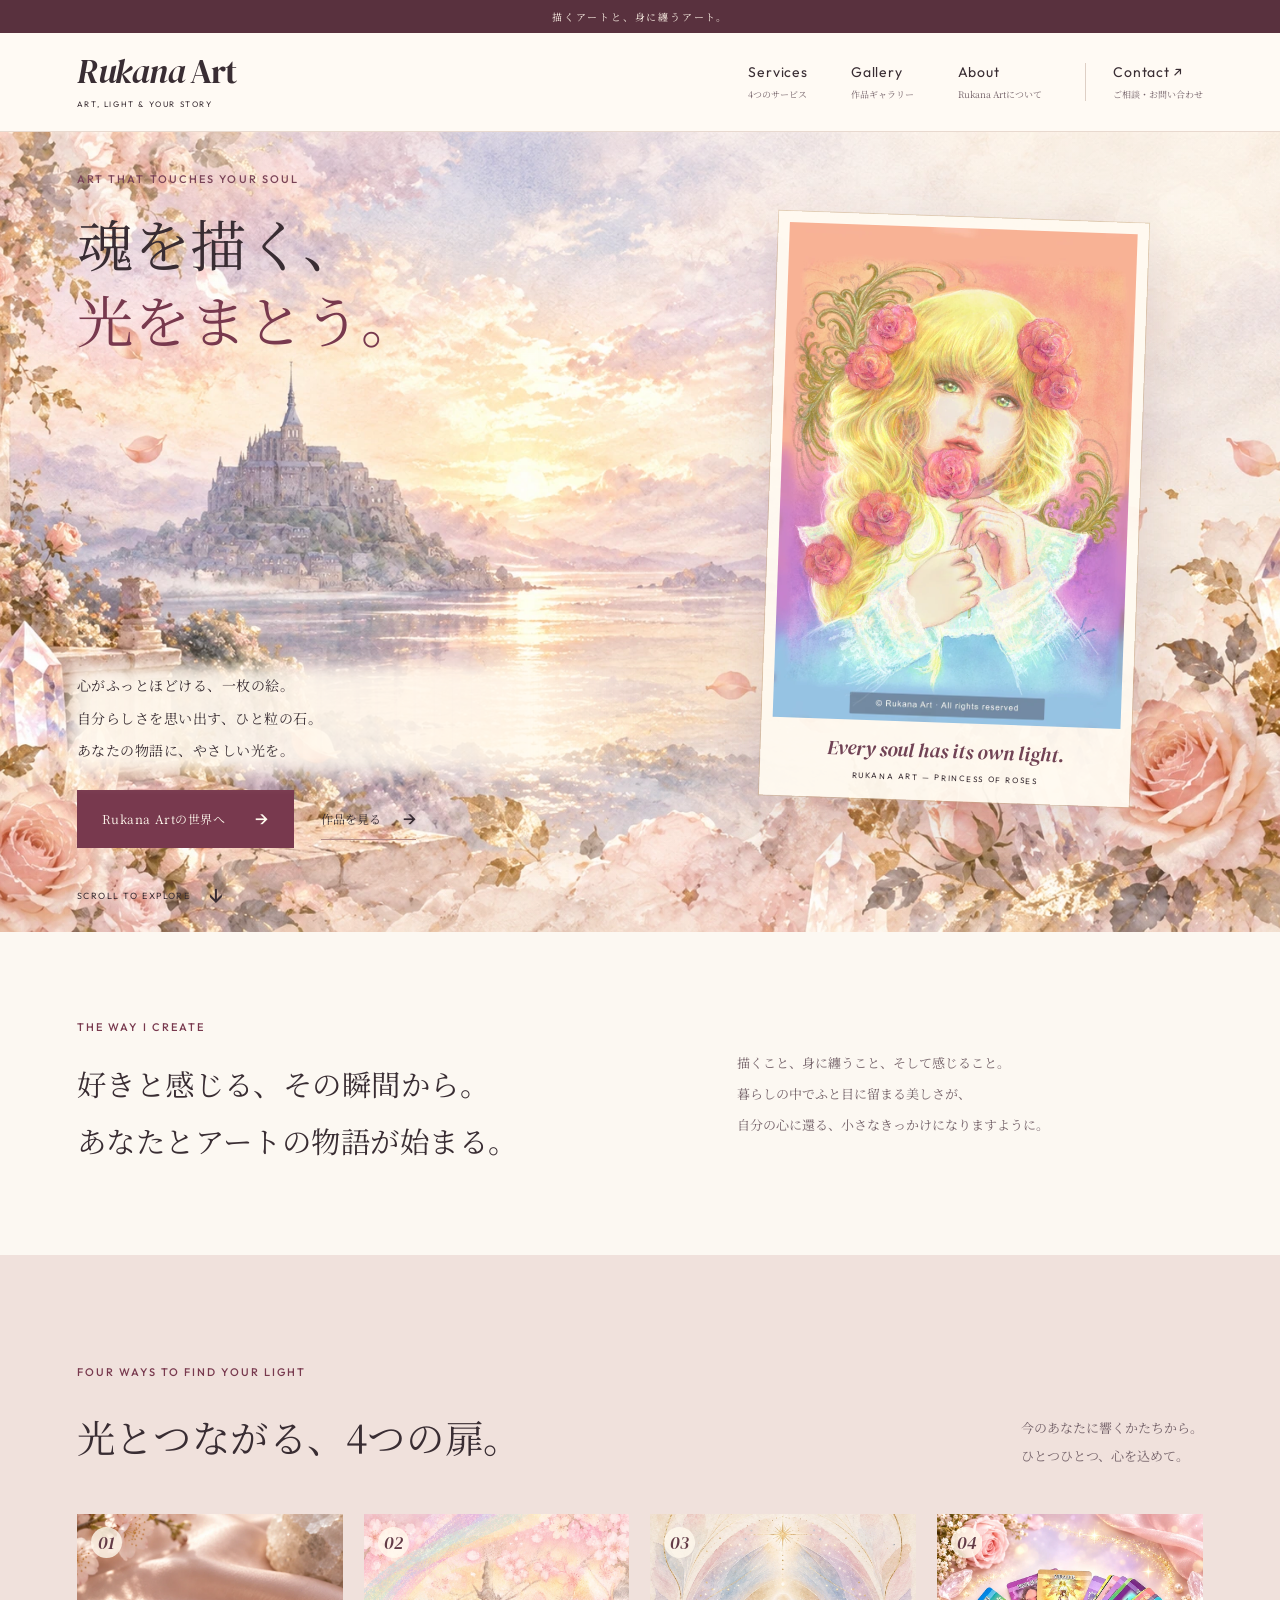
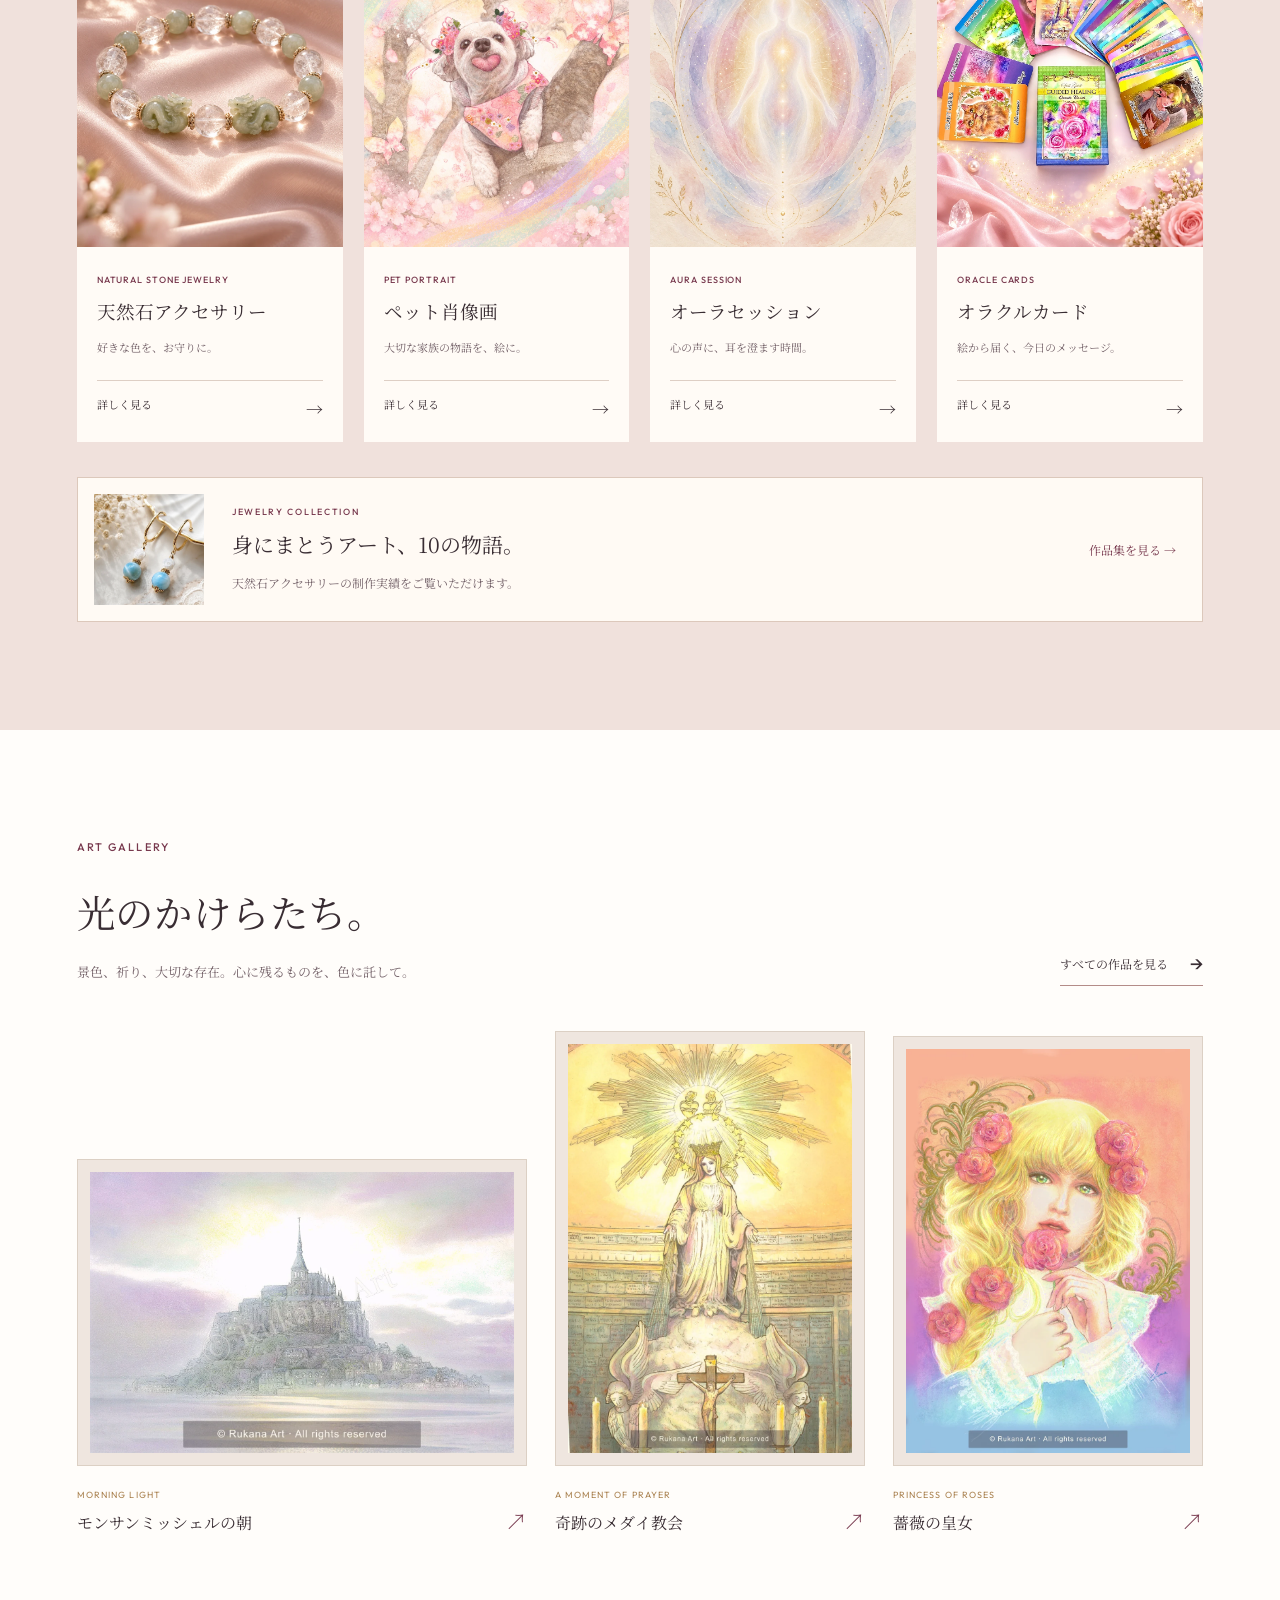
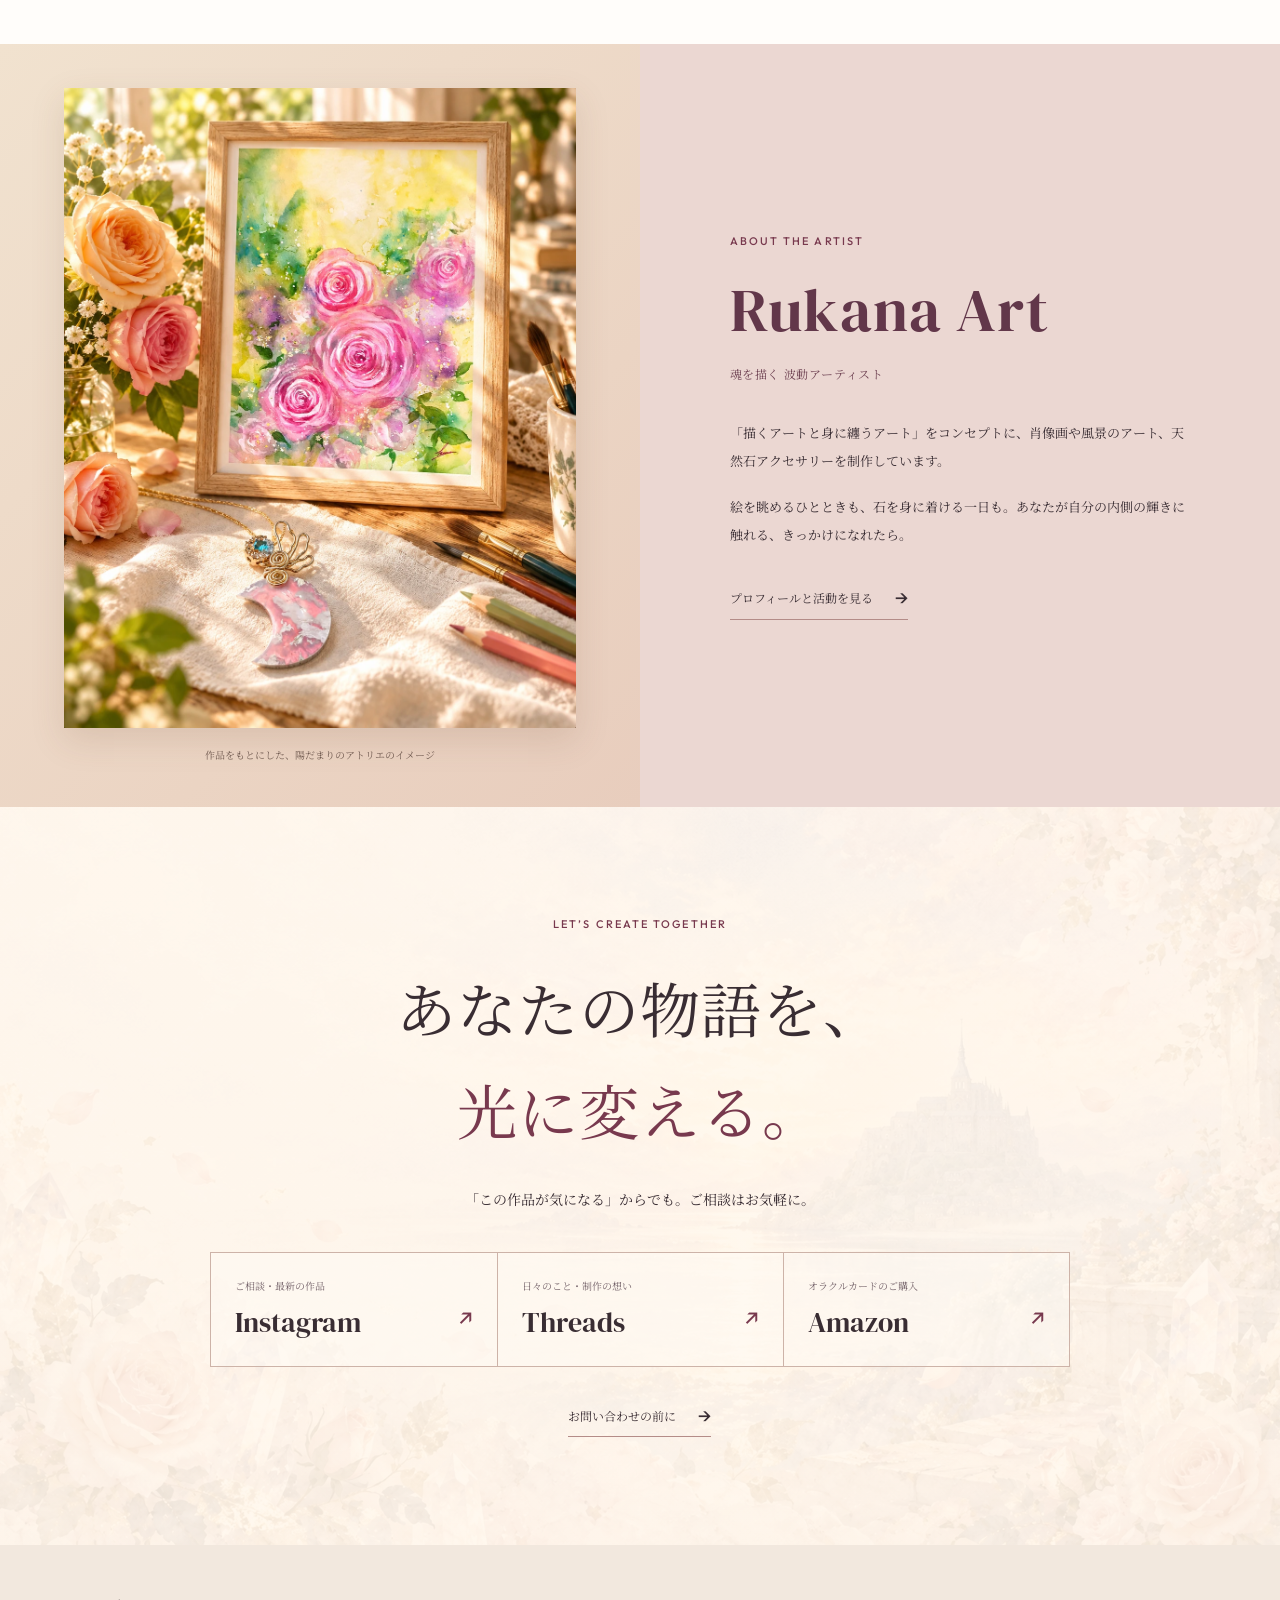
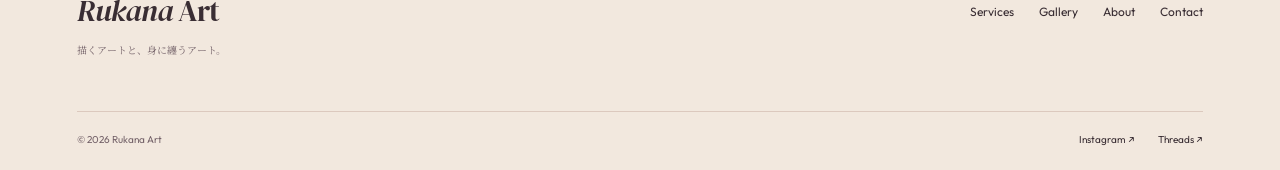
<file: index.html>
<!doctype html>
<html lang="ja"><head><meta charset="UTF-8"><meta name="viewport" content="width=device-width, initial-scale=1">
<title>魂を描く、光をまとう | Rukana Art</title><meta name="description" content="Rukana Art。天然石アクセサリー、ペット肖像画、オーラセッション、オラクルカード。アートとともに、あなたの内側の光に触れる時間を。">
<link rel="canonical" href="https://rukana-art.github.io/rukana-art-site/">
<meta property="og:type" content="website"><meta property="og:title" content="魂を描く、光をまとう | Rukana Art"><meta property="og:description" content="Rukana Art。天然石アクセサリー、ペット肖像画、オーラセッション、オラクルカード。アートとともに、あなたの内側の光に触れる時間を。"><meta property="og:url" content="https://rukana-art.github.io/rukana-art-site/"><meta property="og:image" content="https://rukana-art.github.io/rukana-art-site/assets/hero-garden.webp"><meta property="og:locale" content="ja_JP">
<meta name="theme-color" content="#fbf6ef"><link rel="icon" href="favicon.svg" type="image/svg+xml">
<link rel="preconnect" href="https://fonts.googleapis.com"><link rel="preconnect" href="https://fonts.gstatic.com" crossorigin>
<link href="https://fonts.googleapis.com/css2?family=DM+Serif+Display:ital@0;1&family=Noto+Serif+JP:wght@400;500;600&family=Outfit:wght@400;500;600&display=swap" rel="stylesheet">
<meta name="robots" content="noimageindex">
<link rel="stylesheet" href="site.css?v=20260916f"><link rel="preload" as="image" href="assets/hero-garden.webp"><script src="site.js?v=20260916e" defer></script></head>
<body><a class="skip-link" href="#main">本文へスキップ</a>
  <div class="announcement">描くアートと、身に纏うアート。</div>
  <header class="nav">
    <a class="brand" href="index.html" aria-label="Rukana Art ホーム"><span>Rukana</span> Art<small>ART, LIGHT &amp; YOUR STORY</small></a>
    <button class="menu-toggle" aria-expanded="false" aria-controls="main-nav">メニュー <span aria-hidden="true">☰</span></button>
    <nav id="main-nav" aria-label="メインメニュー">
      <a href="index.html#services">Services<small>4つのサービス</small></a>
      <a href="gallery.html">Gallery<small>作品ギャラリー</small></a>
      <a href="about.html">About<small>Rukana Artについて</small></a>
      <a class="nav-contact" href="contact.html">Contact <span aria-hidden="true">↗</span><small>ご相談・お問い合わせ</small></a>
    </nav>
  </header><main id="main"><section class="hero" aria-labelledby="hero-title">
  <img class="hero-background" src="assets/hero-garden.webp" alt="" width="1672" height="941" fetchpriority="high">
  <div class="hero-inner wrap"><div class="hero-copy"><p class="eyebrow">ART THAT TOUCHES YOUR SOUL</p><h1 id="hero-title">魂を描く、<br><em>光をまとう。</em></h1><p class="hero-intro">心がふっとほどける、一枚の絵。<br>自分らしさを思い出す、ひと粒の石。<br>あなたの物語に、やさしい光を。</p><div class="button-row"><a class="button" href="#services">Rukana Artの世界へ<span aria-hidden="true">→</span></a><a class="text-link" href="gallery.html">作品を見る<span aria-hidden="true">→</span></a></div></div>
  <figure class="hero-art"><a href="gallery.html#soul-portrait" aria-label="薔薇の皇女をギャラリーで見る"><img class="artwork-image" draggable="false" src="assets/gallery/soul-portrait.webp" alt="薔薇に囲まれた少女を描いた作品「薔薇の皇女」" width="844" height="1200" fetchpriority="high"></a><figcaption><span>Every soul has its own light.</span><small>RUKANA ART — PRINCESS OF ROSES</small></figcaption></figure></div>
  <a class="hero-scroll" href="#services">SCROLL TO EXPLORE <span aria-hidden="true">↓</span></a>
</section>
<section class="statement wrap"><div><p class="eyebrow">THE WAY I CREATE</p><h2>好きと感じる、その瞬間から。<br>あなたとアートの物語が始まる。</h2></div><p>描くこと、身に纏うこと、そして感じること。<br>暮らしの中でふと目に留まる美しさが、<br>自分の心に還る、小さなきっかけになりますように。</p></section>
<section class="section services" id="services"><div class="wrap"><div class="section-head"><div><p class="eyebrow">FOUR WAYS TO FIND YOUR LIGHT</p><h2>光とつながる、4つの扉。</h2></div><p>今のあなたに響くかたちから。<br>ひとつひとつ、心を込めて。</p></div><div class="service-grid"><a class="service-card" href="jewelry.html"><div class="service-image"><img src="assets/natural-stone-bracelet.webp" alt="淡いピンクと透明な天然石を組み合わせたブレスレットのイメージ" width="800" height="1000" loading="lazy"><span class="card-number">01</span></div><div class="service-body"><p class="eyebrow">NATURAL STONE JEWELRY</p><h3>天然石アクセサリー</h3><p>好きな色を、お守りに。</p><span class="card-link">詳しく見る <span aria-hidden="true">→</span></span></div></a><a class="service-card" href="pet-portrait.html"><div class="service-image"><img src="assets/pet-portrait-card.webp" alt="桜に彩られた犬のペット肖像画イメージ" width="800" height="1000" loading="lazy"><span class="card-number">02</span></div><div class="service-body"><p class="eyebrow">PET PORTRAIT</p><h3>ペット肖像画</h3><p>大切な家族の物語を、絵に。</p><span class="card-link">詳しく見る <span aria-hidden="true">→</span></span></div></a><a class="service-card" href="aura-session.html"><div class="service-image"><img src="assets/aura-session-card.webp" alt="淡いピンクとラベンダーの光の層に包まれたオーラのイメージ" width="800" height="1000" loading="lazy"><span class="card-number">03</span></div><div class="service-body"><p class="eyebrow">AURA SESSION</p><h3>オーラセッション</h3><p>心の声に、耳を澄ます時間。</p><span class="card-link">詳しく見る <span aria-hidden="true">→</span></span></div></a><a class="service-card" href="oracle-cards.html"><div class="service-image"><img src="assets/oracle-card-deck-portrait.webp" alt="実物のGUIDED HEALINGオラクルカードを使ったイメージ" width="800" height="1000" loading="lazy"><span class="card-number">04</span></div><div class="service-body"><p class="eyebrow">ORACLE CARDS</p><h3>オラクルカード</h3><p>絵から届く、今日のメッセージ。</p><span class="card-link">詳しく見る <span aria-hidden="true">→</span></span></div></a></div><a class="collection-promo" href="jewelry-gallery.html"><img class="artwork-image" draggable="false" src="assets/jewelry/sky-earrings.webp" alt="空色の耳飾り" width="618" height="621" loading="lazy"><div><p class="eyebrow">JEWELRY COLLECTION</p><h3>身にまとうアート、10の物語。</h3><p>天然石アクセサリーの制作実績をご覧いただけます。</p></div><span>作品集を見る →</span></a></div></section>
<section class="section gallery" id="gallery"><div class="wrap"><div class="section-head"><div><p class="eyebrow">ART GALLERY</p><h2>光のかけらたち。</h2><p>景色、祈り、大切な存在。心に残るものを、色に託して。</p></div><a class="text-link" href="gallery.html">すべての作品を見る<span aria-hidden="true">→</span></a></div><div class="home-gallery"><a class="gallery-teaser landscape" href="gallery.html#mont-saint-michel"><figure><div class="art-mat"><img src="assets/gallery/mont-saint-michel.webp" alt="淡い紫と黄色の朝の光に包まれたモンサンミッシェルの風景画" width="1200" height="795" loading="lazy"></div><figcaption><small>MORNING LIGHT</small><h3>モンサンミッシェルの朝</h3><span aria-hidden="true">↗</span></figcaption></figure></a><a class="gallery-teaser portrait" href="gallery.html#miraculous-medal"><figure><div class="art-mat"><img src="assets/gallery/miraculous-medal.webp" alt="金色の光と祈りに包まれた奇跡のメダイ教会の絵画" width="834" height="1200" loading="lazy"></div><figcaption><small>A MOMENT OF PRAYER</small><h3>奇跡のメダイ教会</h3><span aria-hidden="true">↗</span></figcaption></figure></a><a class="gallery-teaser portrait" href="gallery.html#soul-portrait"><figure><div class="art-mat"><img src="assets/gallery/soul-portrait.webp" alt="薔薇に囲まれた金髪の少女を描いた作品「薔薇の皇女」" width="844" height="1200" loading="lazy"></div><figcaption><small>PRINCESS OF ROSES</small><h3>薔薇の皇女</h3><span aria-hidden="true">↗</span></figcaption></figure></a></div></div></section>
<section class="profile" id="profile"><figure class="profile-visual"><img src="assets/hero-art.webp?v=20260916f" alt="薔薇の作品と三日月の天然石ペンダントを、暖かな陽光のアトリエに配したイメージ" loading="lazy" width="1100" height="1375"><figcaption>作品をもとにした、陽だまりのアトリエのイメージ</figcaption></figure><div class="profile-copy"><p class="eyebrow">ABOUT THE ARTIST</p><h2>Rukana Art</h2><p class="role">魂を描く 波動アーティスト</p><p>「描くアートと身に纏うアート」をコンセプトに、肖像画や風景のアート、天然石アクセサリーを制作しています。</p><p>絵を眺めるひとときも、石を身に着ける一日も。あなたが自分の内側の輝きに触れる、きっかけになれたら。</p><a class="text-link" href="about.html">プロフィールと活動を見る<span aria-hidden="true">→</span></a></div></section>
<section class="section contact-home" id="contact"><div class="wrap"><p class="eyebrow">LET’S CREATE TOGETHER</p><h2>あなたの物語を、<br><em>光に変える。</em></h2><p>「この作品が気になる」からでも。ご相談はお気軽に。</p><div class="social-links"><a href="https://www.instagram.com/rukana_art/" target="_blank" rel="noopener noreferrer"><small>ご相談・最新の作品</small>Instagram <span>↗</span></a><a href="https://www.threads.com/@rukana_art" target="_blank" rel="noopener noreferrer"><small>日々のこと・制作の想い</small>Threads <span>↗</span></a><a href="https://www.amazon.co.jp/dp/B0CXY21YQ3" target="_blank" rel="noopener noreferrer"><small>オラクルカードのご購入</small>Amazon <span>↗</span></a></div><a class="text-link" href="contact.html">お問い合わせの前に<span aria-hidden="true">→</span></a></div></section></main><footer class="footer"><div><a class="brand" href="index.html"><span>Rukana</span> Art</a><p>描くアートと、身に纏うアート。</p></div><nav aria-label="フッターメニュー"><a href="index.html#services">Services</a><a href="gallery.html">Gallery</a><a href="about.html">About</a><a href="contact.html">Contact</a></nav><div class="footer-bottom"><p>© 2026 Rukana Art</p><div><a href="https://www.instagram.com/rukana_art/" target="_blank" rel="noopener noreferrer">Instagram ↗</a><a href="https://www.threads.com/@rukana_art" target="_blank" rel="noopener noreferrer">Threads ↗</a></div></div></footer></body></html>
</file>
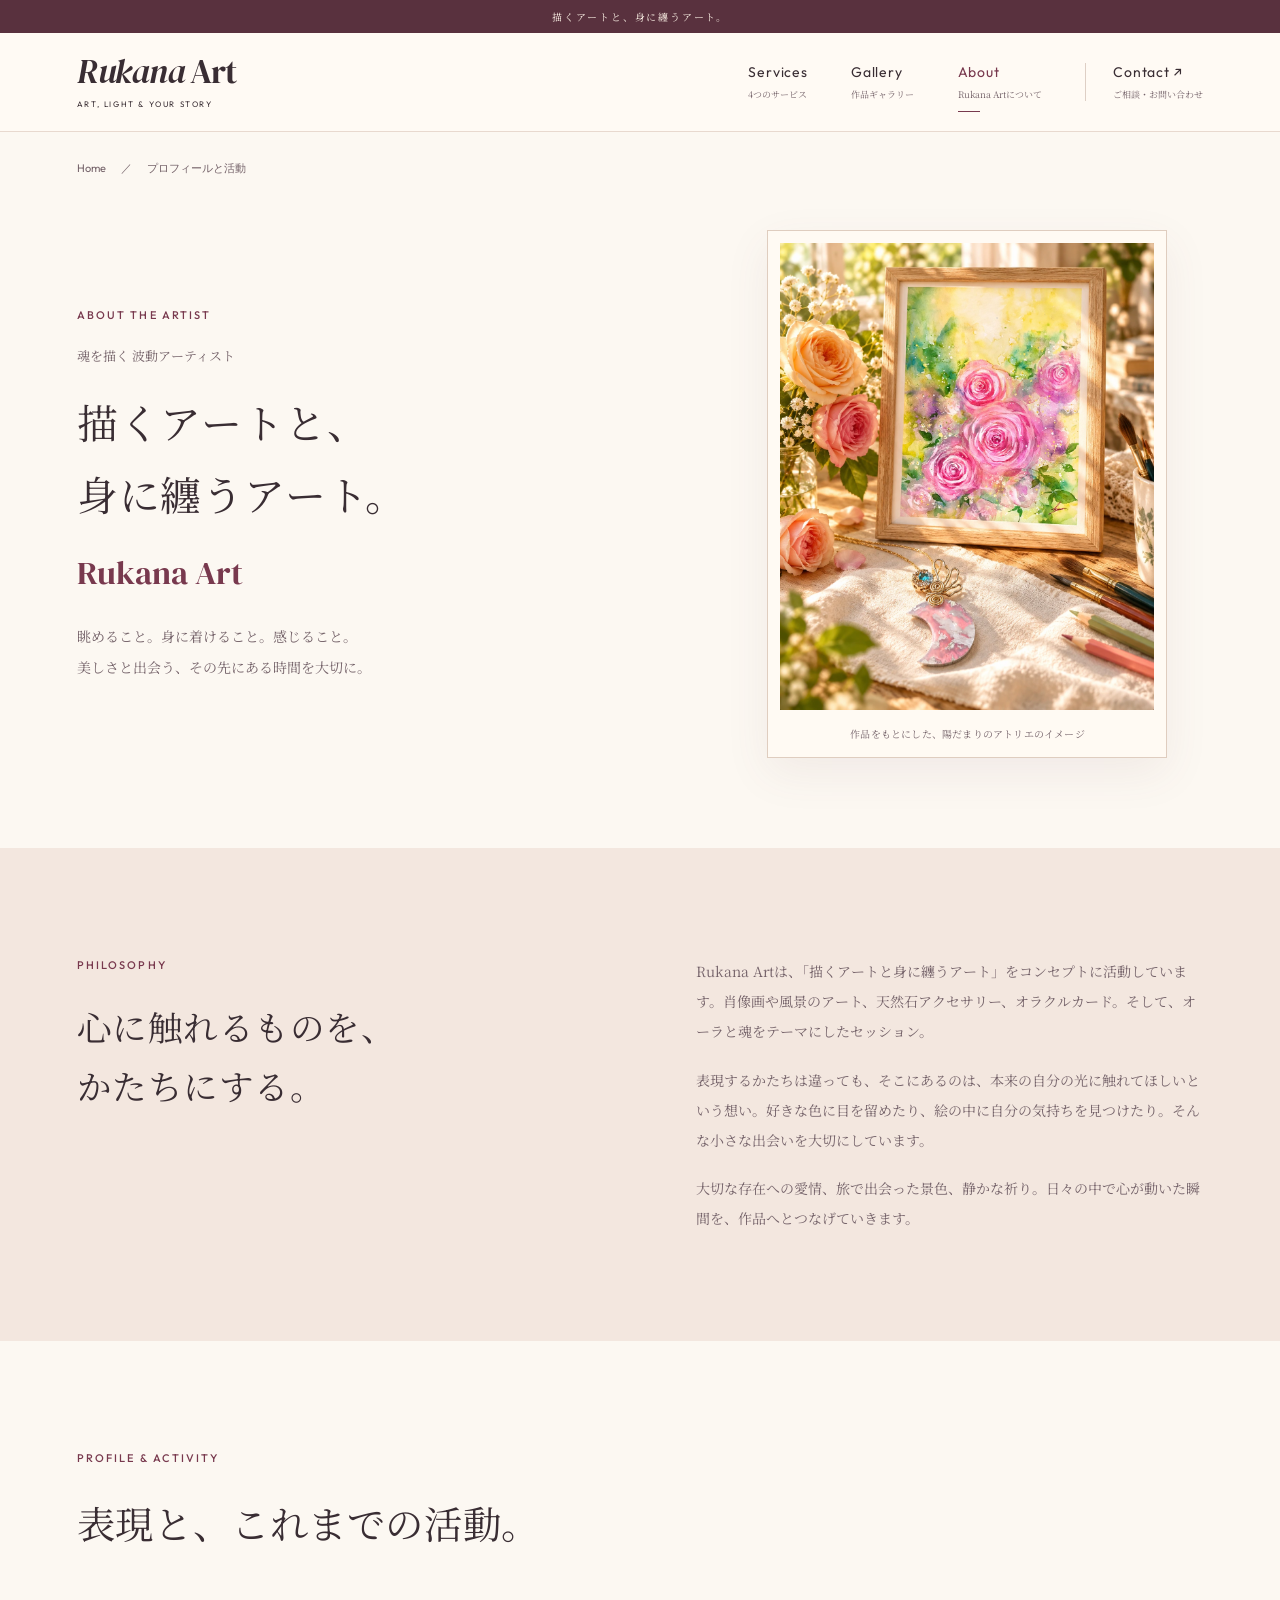
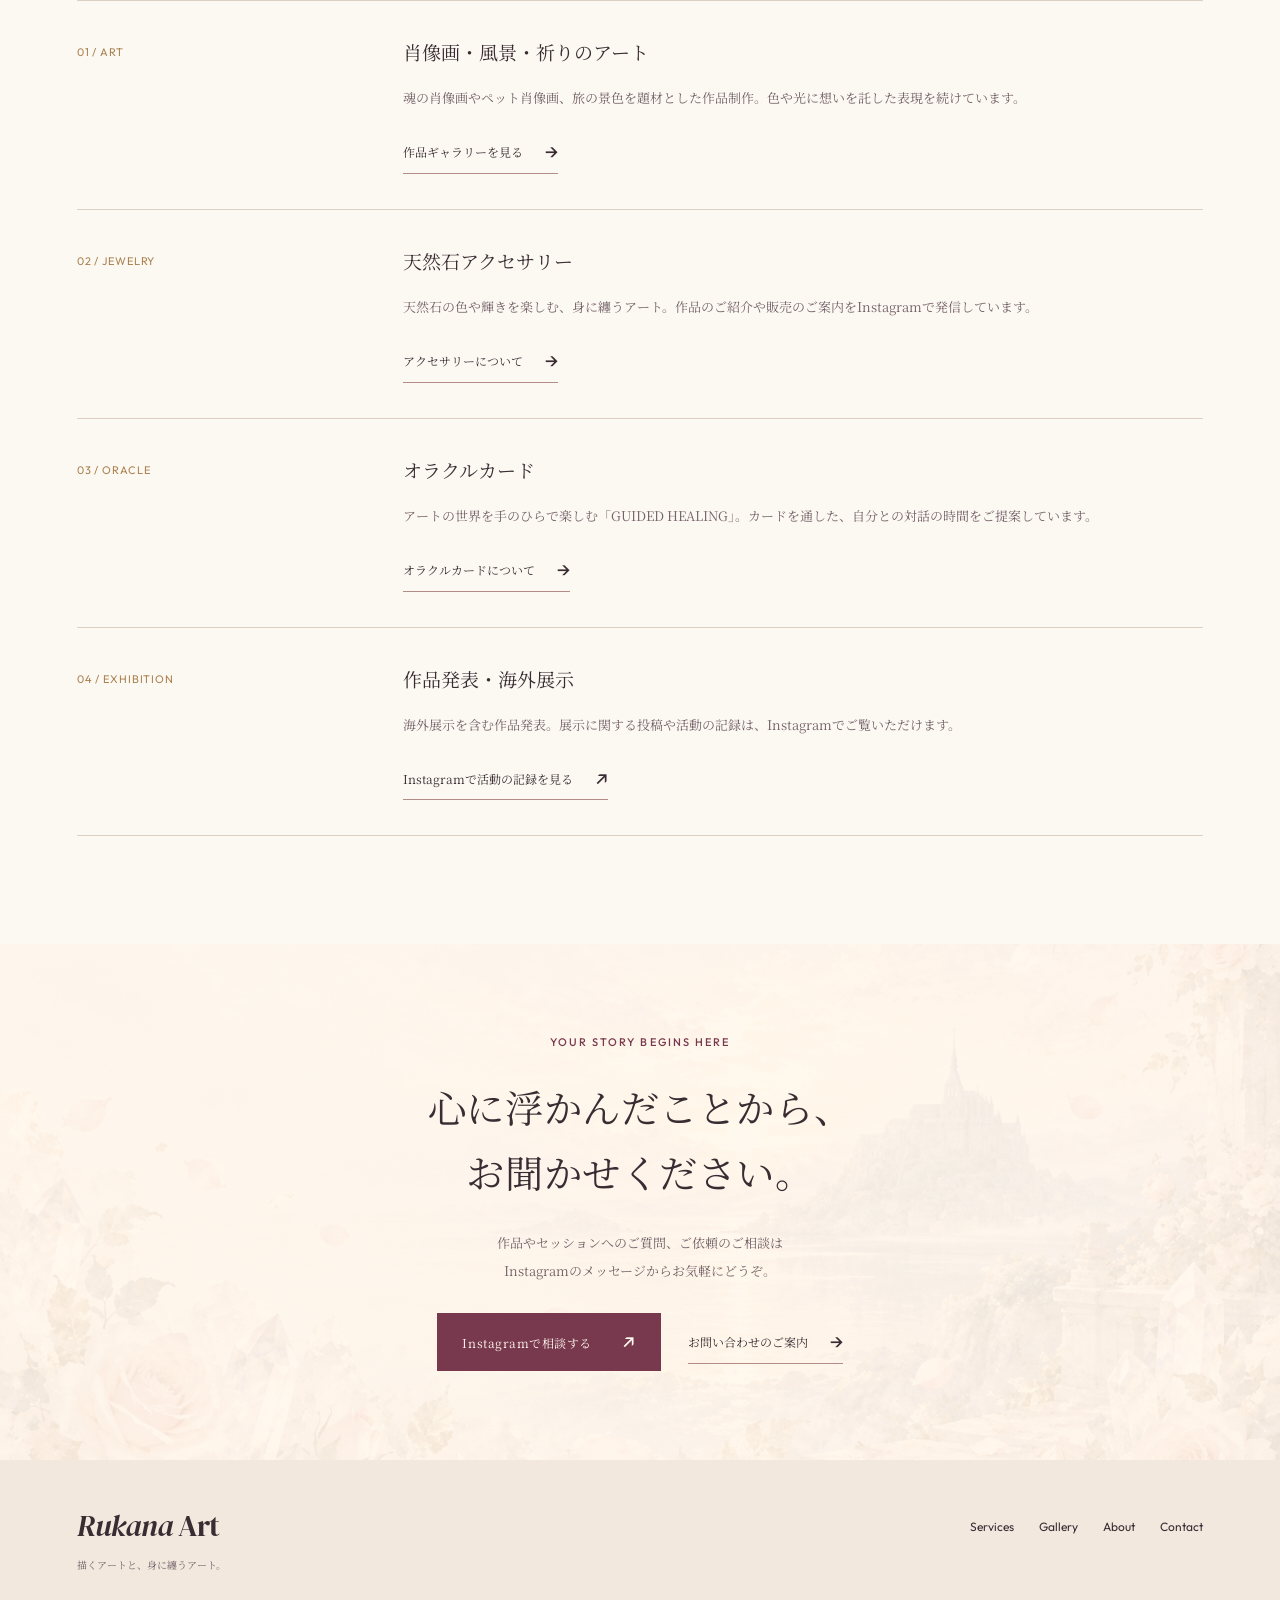
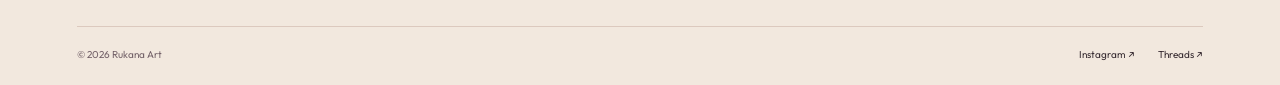
<file: about.html>
<!doctype html>
<html lang="ja"><head><meta charset="UTF-8"><meta name="viewport" content="width=device-width, initial-scale=1">
<title>プロフィールと活動 | Rukana Art</title><meta name="description" content="魂を描く波動アーティスト、Rukana Art。「描くアートと身に纏うアート」をコンセプトにした制作の想いと活動をご紹介します。">
<link rel="canonical" href="https://rukana-art.github.io/rukana-art-site/about.html">
<meta property="og:type" content="website"><meta property="og:title" content="プロフィールと活動 | Rukana Art"><meta property="og:description" content="魂を描く波動アーティスト、Rukana Art。「描くアートと身に纏うアート」をコンセプトにした制作の想いと活動をご紹介します。"><meta property="og:url" content="https://rukana-art.github.io/rukana-art-site/about.html"><meta property="og:image" content="https://rukana-art.github.io/rukana-art-site/assets/hero-garden.webp"><meta property="og:locale" content="ja_JP">
<meta name="theme-color" content="#fbf6ef"><link rel="icon" href="favicon.svg" type="image/svg+xml">
<link rel="preconnect" href="https://fonts.googleapis.com"><link rel="preconnect" href="https://fonts.gstatic.com" crossorigin>
<link href="https://fonts.googleapis.com/css2?family=DM+Serif+Display:ital@0;1&family=Noto+Serif+JP:wght@400;500;600&family=Outfit:wght@400;500;600&display=swap" rel="stylesheet">
<meta name="robots" content="noimageindex">
<link rel="stylesheet" href="site.css?v=20260916f"><script src="site.js?v=20260916e" defer></script></head>
<body><a class="skip-link" href="#main">本文へスキップ</a>
  <div class="announcement">描くアートと、身に纏うアート。</div>
  <header class="nav">
    <a class="brand" href="index.html" aria-label="Rukana Art ホーム"><span>Rukana</span> Art<small>ART, LIGHT &amp; YOUR STORY</small></a>
    <button class="menu-toggle" aria-expanded="false" aria-controls="main-nav">メニュー <span aria-hidden="true">☰</span></button>
    <nav id="main-nav" aria-label="メインメニュー">
      <a href="index.html#services">Services<small>4つのサービス</small></a>
      <a href="gallery.html">Gallery<small>作品ギャラリー</small></a>
      <a href="about.html" aria-current="page">About<small>Rukana Artについて</small></a>
      <a class="nav-contact" href="contact.html">Contact <span aria-hidden="true">↗</span><small>ご相談・お問い合わせ</small></a>
    </nav>
  </header><main id="main"><nav class="breadcrumbs wrap" aria-label="パンくずリスト"><a href="index.html">Home</a><span aria-hidden="true">／</span><span aria-current="page">プロフィールと活動</span></nav><section class="detail-hero wrap about-hero"><div><p class="eyebrow">ABOUT THE ARTIST</p><p class="service-label">魂を描く 波動アーティスト</p><h1>描くアートと、<br>身に纏うアート。</h1><p class="artist-name">Rukana Art</p><p class="lead">眺めること。身に着けること。感じること。<br>美しさと出会う、その先にある時間を大切に。</p></div><figure class="detail-visual"><img src="assets/hero-art.webp?v=20260916f" alt="薔薇の作品と三日月の天然石ペンダントを、暖かな陽光のアトリエに配したイメージ" width="1100" height="1375"><figcaption>作品をもとにした、陽だまりのアトリエのイメージ</figcaption></figure></section>
<section class="section story"><div class="wrap split-copy"><div><p class="eyebrow">PHILOSOPHY</p><h2>心に触れるものを、<br>かたちにする。</h2></div><div><p>Rukana Artは、「描くアートと身に纏うアート」をコンセプトに活動しています。肖像画や風景のアート、天然石アクセサリー、オラクルカード。そして、オーラと魂をテーマにしたセッション。</p><p>表現するかたちは違っても、そこにあるのは、本来の自分の光に触れてほしいという想い。好きな色に目を留めたり、絵の中に自分の気持ちを見つけたり。そんな小さな出会いを大切にしています。</p><p>大切な存在への愛情、旅で出会った景色、静かな祈り。日々の中で心が動いた瞬間を、作品へとつなげていきます。</p></div></div></section>
<section class="section wrap"><div class="section-head"><div><p class="eyebrow">PROFILE & ACTIVITY</p><h2>表現と、これまでの活動。</h2></div></div><div class="activity-list"><article><span>01 / ART</span><div><h3>肖像画・風景・祈りのアート</h3><p>魂の肖像画やペット肖像画、旅の景色を題材とした作品制作。色や光に想いを託した表現を続けています。</p><a class="text-link" href="gallery.html">作品ギャラリーを見る<span aria-hidden="true">→</span></a></div></article><article><span>02 / JEWELRY</span><div><h3>天然石アクセサリー</h3><p>天然石の色や輝きを楽しむ、身に纏うアート。作品のご紹介や販売のご案内をInstagramで発信しています。</p><a class="text-link" href="jewelry.html">アクセサリーについて<span aria-hidden="true">→</span></a></div></article><article><span>03 / ORACLE</span><div><h3>オラクルカード</h3><p>アートの世界を手のひらで楽しむ「GUIDED HEALING」。カードを通した、自分との対話の時間をご提案しています。</p><a class="text-link" href="oracle-cards.html">オラクルカードについて<span aria-hidden="true">→</span></a></div></article><article><span>04 / EXHIBITION</span><div><h3>作品発表・海外展示</h3><p>海外展示を含む作品発表。展示に関する投稿や活動の記録は、Instagramでご覧いただけます。</p><a class="text-link" href="https://www.instagram.com/rukana_art/" target="_blank" rel="noopener noreferrer">Instagramで活動の記録を見る<span aria-hidden="true">↗</span></a></div></article></div></section><section class="consult section"><div class="wrap"><p class="eyebrow">YOUR STORY BEGINS HERE</p><h2>心に浮かんだことから、<br>お聞かせください。</h2><p>作品やセッションへのご質問、ご依頼のご相談は<br class="desktop-only">Instagramのメッセージからお気軽にどうぞ。</p><div class="button-row"><a class="button" href="https://www.instagram.com/rukana_art/" target="_blank" rel="noopener noreferrer">Instagramで相談する<span aria-hidden="true">↗</span></a><a class="text-link" href="contact.html">お問い合わせのご案内<span aria-hidden="true">→</span></a></div></div></section></main><footer class="footer"><div><a class="brand" href="index.html"><span>Rukana</span> Art</a><p>描くアートと、身に纏うアート。</p></div><nav aria-label="フッターメニュー"><a href="index.html#services">Services</a><a href="gallery.html">Gallery</a><a href="about.html">About</a><a href="contact.html">Contact</a></nav><div class="footer-bottom"><p>© 2026 Rukana Art</p><div><a href="https://www.instagram.com/rukana_art/" target="_blank" rel="noopener noreferrer">Instagram ↗</a><a href="https://www.threads.com/@rukana_art" target="_blank" rel="noopener noreferrer">Threads ↗</a></div></div></footer></body></html>
</file>
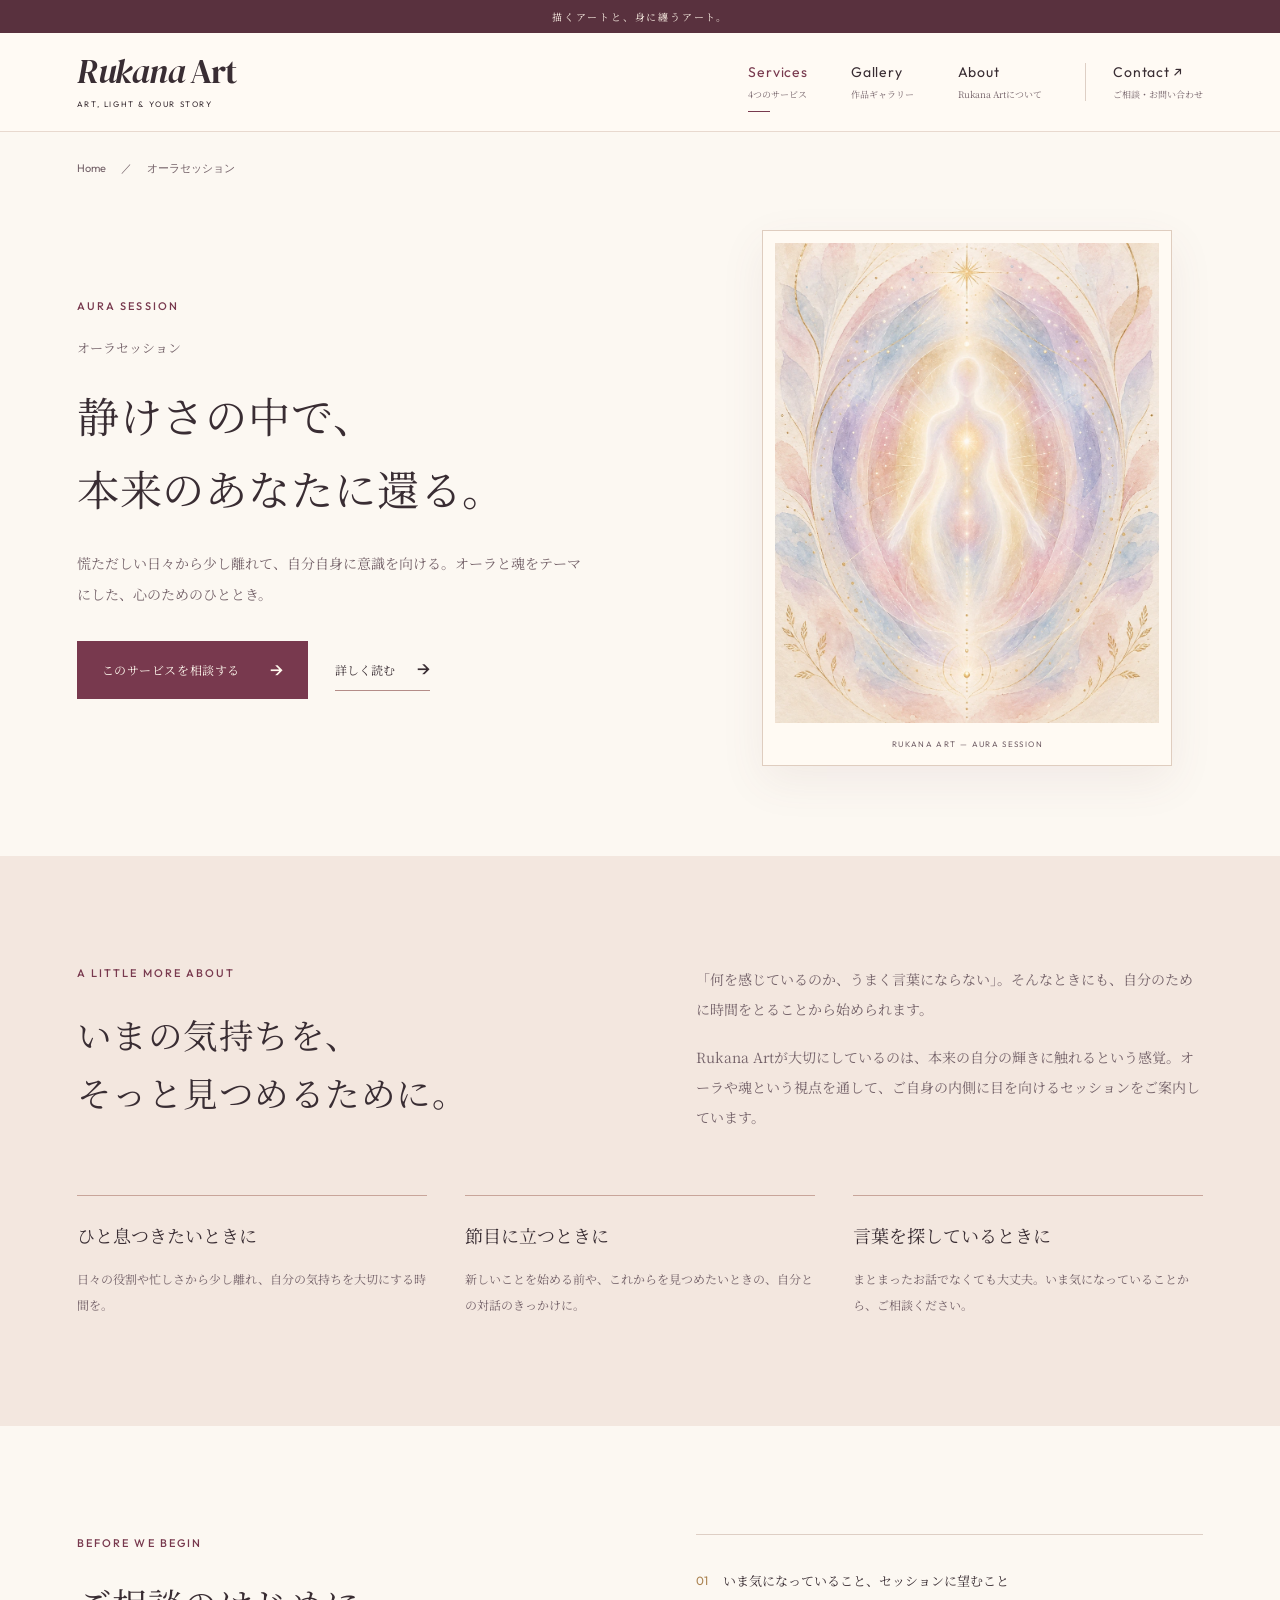
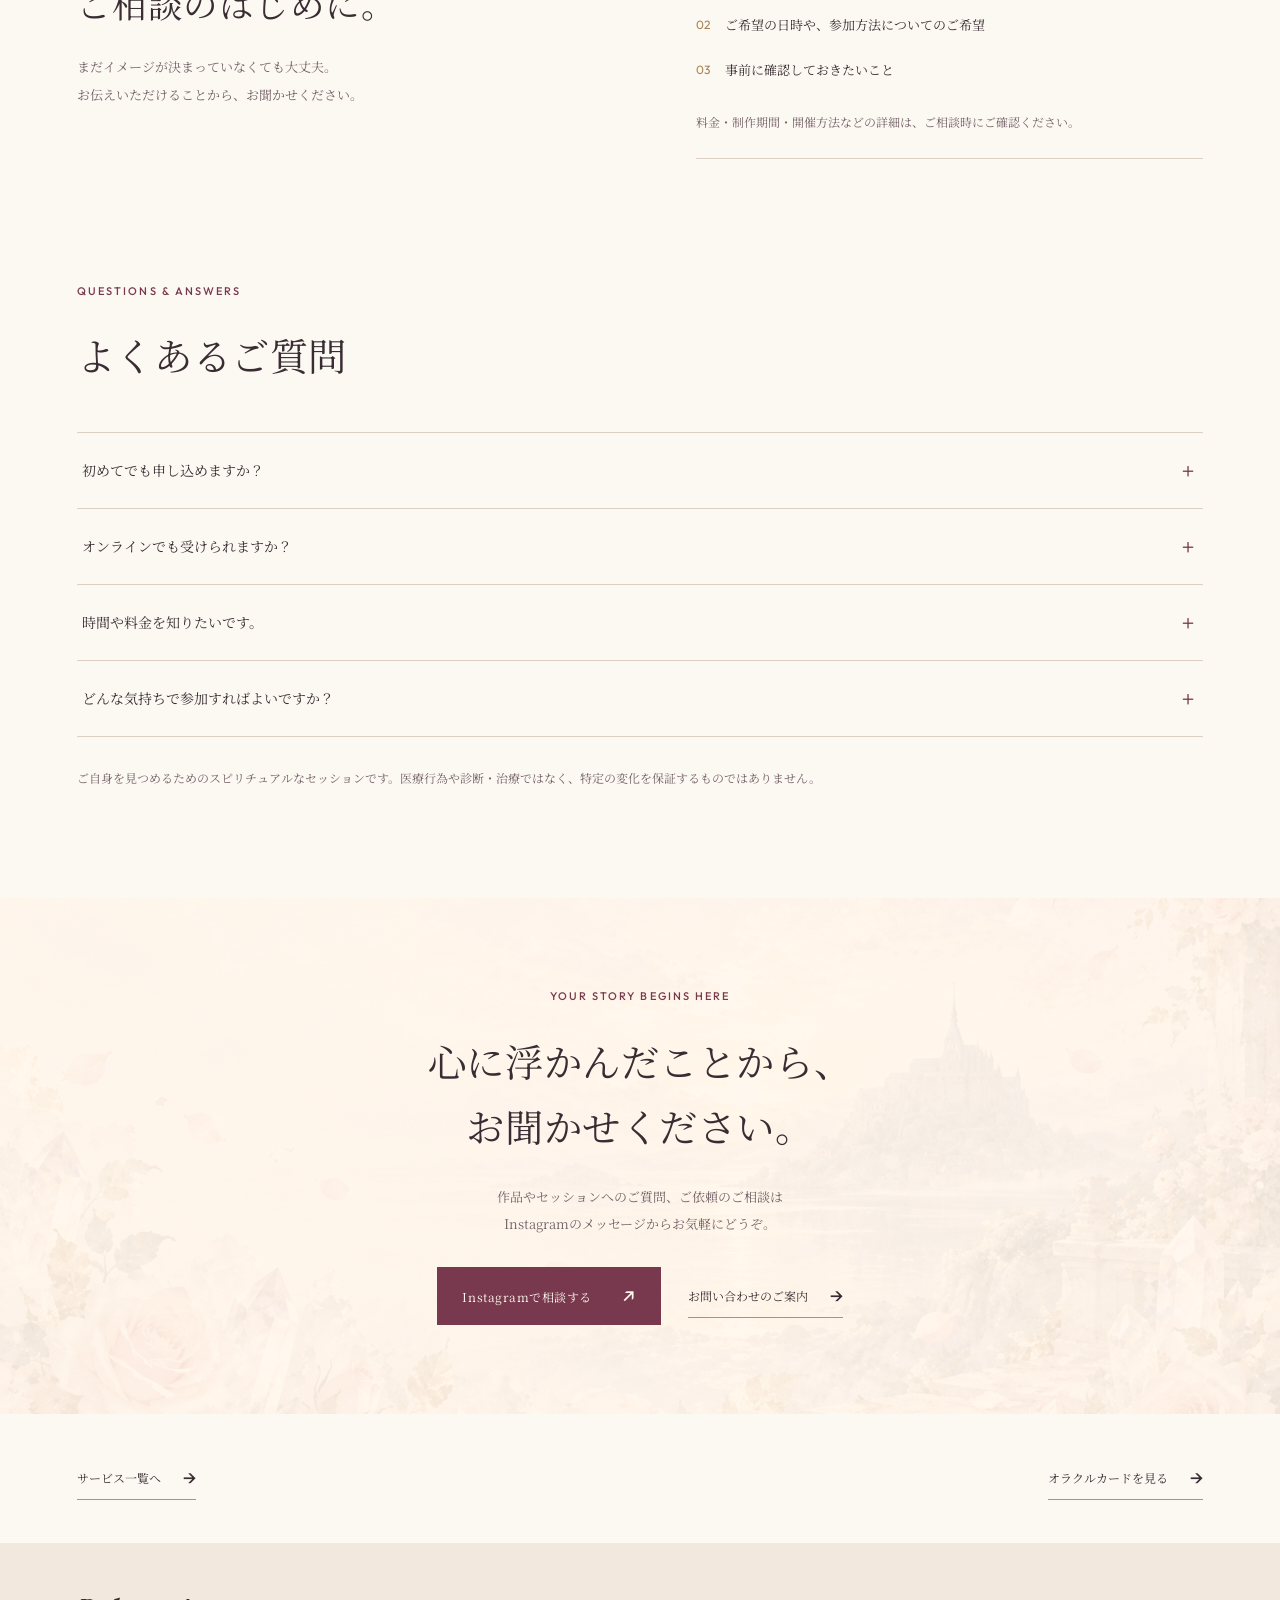
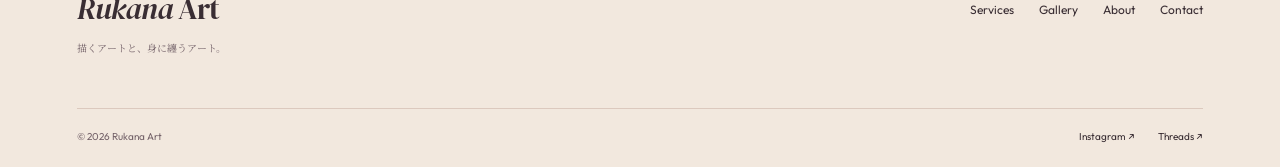
<file: aura-session.html>
<!doctype html>
<html lang="ja"><head><meta charset="UTF-8"><meta name="viewport" content="width=device-width, initial-scale=1">
<title>オーラセッション | Rukana Art</title><meta name="description" content="慌ただしい日々から少し離れて、自分自身に意識を向ける。オーラと魂をテーマにした、心のためのひととき。">
<link rel="canonical" href="https://rukana-art.github.io/rukana-art-site/aura-session.html">
<meta property="og:type" content="website"><meta property="og:title" content="オーラセッション | Rukana Art"><meta property="og:description" content="慌ただしい日々から少し離れて、自分自身に意識を向ける。オーラと魂をテーマにした、心のためのひととき。"><meta property="og:url" content="https://rukana-art.github.io/rukana-art-site/aura-session.html"><meta property="og:image" content="https://rukana-art.github.io/rukana-art-site/assets/hero-garden.webp"><meta property="og:locale" content="ja_JP">
<meta name="theme-color" content="#fbf6ef"><link rel="icon" href="favicon.svg" type="image/svg+xml">
<link rel="preconnect" href="https://fonts.googleapis.com"><link rel="preconnect" href="https://fonts.gstatic.com" crossorigin>
<link href="https://fonts.googleapis.com/css2?family=DM+Serif+Display:ital@0;1&family=Noto+Serif+JP:wght@400;500;600&family=Outfit:wght@400;500;600&display=swap" rel="stylesheet">
<meta name="robots" content="noimageindex">
<link rel="stylesheet" href="site.css?v=20260916f"><script src="site.js?v=20260916e" defer></script></head>
<body><a class="skip-link" href="#main">本文へスキップ</a>
  <div class="announcement">描くアートと、身に纏うアート。</div>
  <header class="nav">
    <a class="brand" href="index.html" aria-label="Rukana Art ホーム"><span>Rukana</span> Art<small>ART, LIGHT &amp; YOUR STORY</small></a>
    <button class="menu-toggle" aria-expanded="false" aria-controls="main-nav">メニュー <span aria-hidden="true">☰</span></button>
    <nav id="main-nav" aria-label="メインメニュー">
      <a href="index.html#services" aria-current="true">Services<small>4つのサービス</small></a>
      <a href="gallery.html">Gallery<small>作品ギャラリー</small></a>
      <a href="about.html">About<small>Rukana Artについて</small></a>
      <a class="nav-contact" href="contact.html">Contact <span aria-hidden="true">↗</span><small>ご相談・お問い合わせ</small></a>
    </nav>
  </header><main id="main"><nav class="breadcrumbs wrap" aria-label="パンくずリスト"><a href="index.html">Home</a><span aria-hidden="true">／</span><span aria-current="page">オーラセッション</span></nav><section class="detail-hero wrap"><div><p class="eyebrow">AURA SESSION</p><p class="service-label">オーラセッション</p><h1>静けさの中で、<br>本来のあなたに還る。</h1><p class="lead">慌ただしい日々から少し離れて、自分自身に意識を向ける。オーラと魂をテーマにした、心のためのひととき。</p><div class="button-row"><a class="button" href="contact.html?service=aura-session">このサービスを相談する<span aria-hidden="true">→</span></a><a class="text-link" href="#story">詳しく読む<span aria-hidden="true">→</span></a></div></div><figure class="detail-visual "><img src="assets/aura-session-card.webp" alt="淡いピンクとラベンダーの光の層に包まれたオーラのイメージ" width="1122" height="1402" fetchpriority="high"><figcaption>RUKANA ART — AURA SESSION</figcaption></figure></section>
  <section class="section story" id="story"><div class="wrap split-copy"><div><p class="eyebrow">A LITTLE MORE ABOUT</p><h2>いまの気持ちを、<br>そっと見つめるために。</h2></div><div><p>「何を感じているのか、うまく言葉にならない」。そんなときにも、自分のために時間をとることから始められます。</p><p>Rukana Artが大切にしているのは、本来の自分の輝きに触れるという感覚。オーラや魂という視点を通して、ご自身の内側に目を向けるセッションをご案内しています。</p></div></div><div class="wrap feature-grid"><article><h3>ひと息つきたいときに</h3><p>日々の役割や忙しさから少し離れ、自分の気持ちを大切にする時間を。</p></article><article><h3>節目に立つときに</h3><p>新しいことを始める前や、これからを見つめたいときの、自分との対話のきっかけに。</p></article><article><h3>言葉を探しているときに</h3><p>まとまったお話でなくても大丈夫。いま気になっていることから、ご相談ください。</p></article></div></section>

  <section class="section preparation"><div class="wrap split-copy"><div><p class="eyebrow">BEFORE WE BEGIN</p><h2>ご相談のはじめに。</h2><p>まだイメージが決まっていなくても大丈夫。<br>お伝えいただけることから、お聞かせください。</p></div><div class="prepare-panel"><ol><li>いま気になっていること、セッションに望むこと</li><li>ご希望の日時や、参加方法についてのご希望</li><li>事前に確認しておきたいこと</li></ol><p class="small-note">料金・制作期間・開催方法などの詳細は、ご相談時にご確認ください。</p></div></div></section>
  <section class="section faq-section wrap"><div class="section-head"><div><p class="eyebrow">QUESTIONS & ANSWERS</p><h2>よくあるご質問</h2></div></div><div class="faq"><details><summary>初めてでも申し込めますか？<span aria-hidden="true">＋</span></summary><p>まずはInstagramから「オーラセッションについて」とお声がけください。内容や進め方をご確認いただいてから、お申し込みをご検討いただけます。</p></details><details><summary>オンラインでも受けられますか？<span aria-hidden="true">＋</span></summary><p>開催方法や場所は、現在のご案内をご確認ください。オンラインをご希望の方も、日程とあわせてお問い合わせください。</p></details><details><summary>時間や料金を知りたいです。<span aria-hidden="true">＋</span></summary><p>所要時間、料金、空き状況はInstagramからお問い合わせください。</p></details><details><summary>どんな気持ちで参加すればよいですか？<span aria-hidden="true">＋</span></summary><p>特別な知識は必要ありません。感じ方は人それぞれですので、無理に答えを出そうとせず、ご自身のペースを大切にしてください。</p></details></div><p class="small-note service-note">ご自身を見つめるためのスピリチュアルなセッションです。医療行為や診断・治療ではなく、特定の変化を保証するものではありません。</p></section>
  <section class="consult section"><div class="wrap"><p class="eyebrow">YOUR STORY BEGINS HERE</p><h2>心に浮かんだことから、<br>お聞かせください。</h2><p>作品やセッションへのご質問、ご依頼のご相談は<br class="desktop-only">Instagramのメッセージからお気軽にどうぞ。</p><div class="button-row"><a class="button" href="https://www.instagram.com/rukana_art/" target="_blank" rel="noopener noreferrer">Instagramで相談する<span aria-hidden="true">↗</span></a><a class="text-link" href="contact.html">お問い合わせのご案内<span aria-hidden="true">→</span></a></div></div></section><nav class="service-next wrap" aria-label="ほかのサービス"><a class="text-link" href="index.html#services">サービス一覧へ<span aria-hidden="true">→</span></a><a class="text-link" href="oracle-cards.html">オラクルカードを見る<span aria-hidden="true">→</span></a></nav></main><footer class="footer"><div><a class="brand" href="index.html"><span>Rukana</span> Art</a><p>描くアートと、身に纏うアート。</p></div><nav aria-label="フッターメニュー"><a href="index.html#services">Services</a><a href="gallery.html">Gallery</a><a href="about.html">About</a><a href="contact.html">Contact</a></nav><div class="footer-bottom"><p>© 2026 Rukana Art</p><div><a href="https://www.instagram.com/rukana_art/" target="_blank" rel="noopener noreferrer">Instagram ↗</a><a href="https://www.threads.com/@rukana_art" target="_blank" rel="noopener noreferrer">Threads ↗</a></div></div></footer></body></html>
</file>
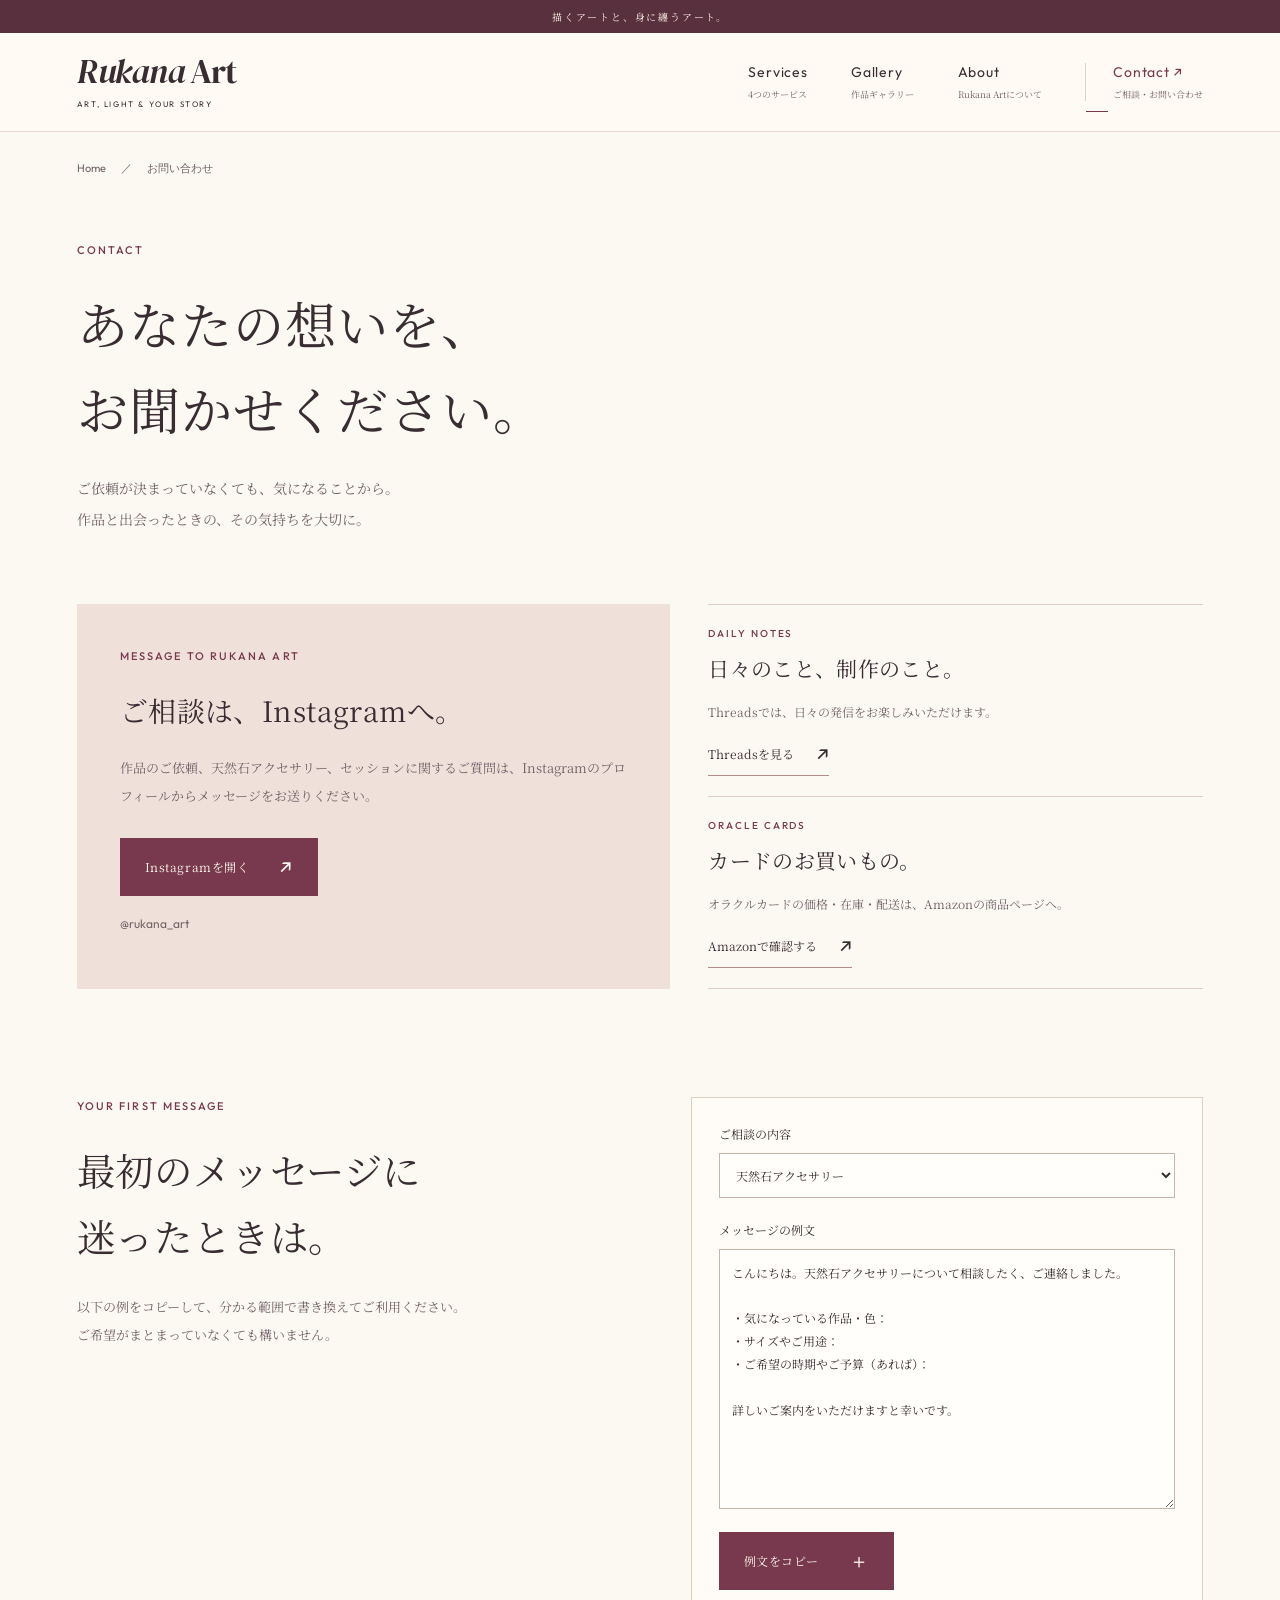
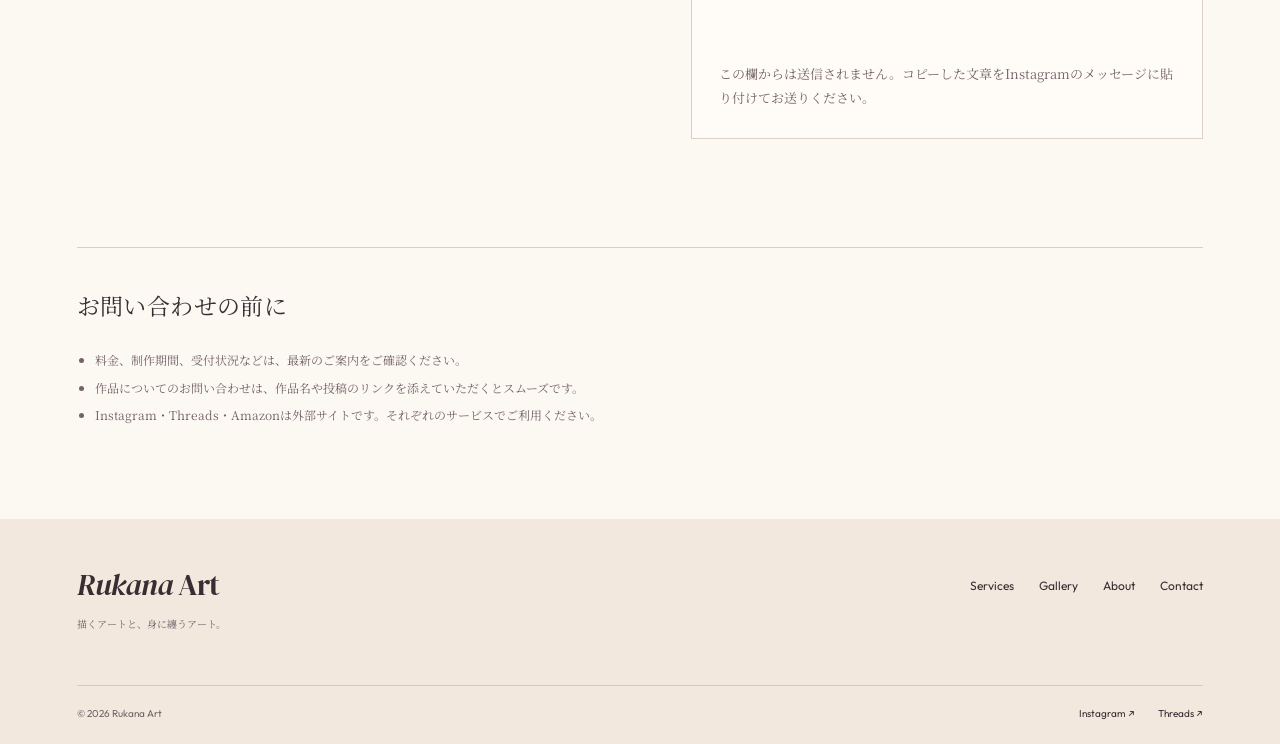
<file: contact.html>
<!doctype html>
<html lang="ja"><head><meta charset="UTF-8"><meta name="viewport" content="width=device-width, initial-scale=1">
<title>ご相談・お問い合わせ | Rukana Art</title><meta name="description" content="Rukana Artへの作品のご依頼、天然石アクセサリー、オーラセッションのご相談はInstagramへ。ThreadsとAmazonへのリンクもこちらから。">
<link rel="canonical" href="https://rukana-art.github.io/rukana-art-site/contact.html">
<meta property="og:type" content="website"><meta property="og:title" content="ご相談・お問い合わせ | Rukana Art"><meta property="og:description" content="Rukana Artへの作品のご依頼、天然石アクセサリー、オーラセッションのご相談はInstagramへ。ThreadsとAmazonへのリンクもこちらから。"><meta property="og:url" content="https://rukana-art.github.io/rukana-art-site/contact.html"><meta property="og:image" content="https://rukana-art.github.io/rukana-art-site/assets/hero-garden.webp"><meta property="og:locale" content="ja_JP">
<meta name="theme-color" content="#fbf6ef"><link rel="icon" href="favicon.svg" type="image/svg+xml">
<link rel="preconnect" href="https://fonts.googleapis.com"><link rel="preconnect" href="https://fonts.gstatic.com" crossorigin>
<link href="https://fonts.googleapis.com/css2?family=DM+Serif+Display:ital@0;1&family=Noto+Serif+JP:wght@400;500;600&family=Outfit:wght@400;500;600&display=swap" rel="stylesheet">
<meta name="robots" content="noimageindex">
<link rel="stylesheet" href="site.css?v=20260916f"><script src="site.js?v=20260916e" defer></script></head>
<body><a class="skip-link" href="#main">本文へスキップ</a>
  <div class="announcement">描くアートと、身に纏うアート。</div>
  <header class="nav">
    <a class="brand" href="index.html" aria-label="Rukana Art ホーム"><span>Rukana</span> Art<small>ART, LIGHT &amp; YOUR STORY</small></a>
    <button class="menu-toggle" aria-expanded="false" aria-controls="main-nav">メニュー <span aria-hidden="true">☰</span></button>
    <nav id="main-nav" aria-label="メインメニュー">
      <a href="index.html#services">Services<small>4つのサービス</small></a>
      <a href="gallery.html">Gallery<small>作品ギャラリー</small></a>
      <a href="about.html">About<small>Rukana Artについて</small></a>
      <a class="nav-contact" href="contact.html" aria-current="page">Contact <span aria-hidden="true">↗</span><small>ご相談・お問い合わせ</small></a>
    </nav>
  </header><main id="main"><nav class="breadcrumbs wrap" aria-label="パンくずリスト"><a href="index.html">Home</a><span aria-hidden="true">／</span><span aria-current="page">お問い合わせ</span></nav><section class="page-intro wrap"><p class="eyebrow">CONTACT</p><h1>あなたの想いを、<br>お聞かせください。</h1><p>ご依頼が決まっていなくても、気になることから。<br>作品と出会ったときの、その気持ちを大切に。</p></section><section class="contact-options wrap"><article class="contact-primary"><p class="eyebrow">MESSAGE TO RUKANA ART</p><h2>ご相談は、<br class="mobile-only">Instagramへ。</h2><p>作品のご依頼、天然石アクセサリー、セッションに関するご質問は、Instagramのプロフィールからメッセージをお送りください。</p><a class="button" href="https://www.instagram.com/rukana_art/" target="_blank" rel="noopener noreferrer">Instagramを開く<span aria-hidden="true">↗</span></a><small>@rukana_art</small></article><div class="contact-secondary"><article><p class="eyebrow">DAILY NOTES</p><h2>日々のこと、制作のこと。</h2><p>Threadsでは、日々の発信をお楽しみいただけます。</p><a class="text-link" href="https://www.threads.com/@rukana_art" target="_blank" rel="noopener noreferrer">Threadsを見る<span aria-hidden="true">↗</span></a></article><article><p class="eyebrow">ORACLE CARDS</p><h2>カードのお買いもの。</h2><p>オラクルカードの価格・在庫・配送は、Amazonの商品ページへ。</p><a class="text-link" href="https://www.amazon.co.jp/dp/B0CXY21YQ3" target="_blank" rel="noopener noreferrer">Amazonで確認する<span aria-hidden="true">↗</span></a></article></div></section>
<section class="section wrap inquiry-help"><div><p class="eyebrow">YOUR FIRST MESSAGE</p><h2>最初のメッセージに<br>迷ったときは。</h2><p>以下の例をコピーして、分かる範囲で書き換えてご利用ください。<br>ご希望がまとまっていなくても構いません。</p></div><div class="inquiry-template"><label for="inquiry-service">ご相談の内容</label><select id="inquiry-service"><option value="jewelry">天然石アクセサリー</option><option value="pet-portrait">ペット肖像画</option><option value="aura-session">オーラセッション</option><option value="oracle-cards">オラクルカード</option><option value="art">ギャラリーの作品・その他</option></select><label for="inquiry-message">メッセージの例文</label><textarea id="inquiry-message" rows="8">こんにちは。天然石アクセサリーについて相談したく、ご連絡しました。

・気になっている作品：
・ご希望の内容：
・ご希望の時期やご予算（あれば）：

詳しいご案内をいただけますと幸いです。</textarea><button class="button" id="copy-message" type="button">例文をコピー <span aria-hidden="true">＋</span></button><p class="copy-status" role="status" aria-live="polite"></p><p class="small-note">この欄からは送信されません。コピーした文章をInstagramのメッセージに貼り付けてお送りください。</p></div></section><section class="contact-notes wrap"><h2>お問い合わせの前に</h2><ul><li>料金、制作期間、受付状況などは、最新のご案内をご確認ください。</li><li>作品についてのお問い合わせは、作品名や投稿のリンクを添えていただくとスムーズです。</li><li>Instagram・Threads・Amazonは外部サイトです。それぞれのサービスでご利用ください。</li></ul></section></main><footer class="footer"><div><a class="brand" href="index.html"><span>Rukana</span> Art</a><p>描くアートと、身に纏うアート。</p></div><nav aria-label="フッターメニュー"><a href="index.html#services">Services</a><a href="gallery.html">Gallery</a><a href="about.html">About</a><a href="contact.html">Contact</a></nav><div class="footer-bottom"><p>© 2026 Rukana Art</p><div><a href="https://www.instagram.com/rukana_art/" target="_blank" rel="noopener noreferrer">Instagram ↗</a><a href="https://www.threads.com/@rukana_art" target="_blank" rel="noopener noreferrer">Threads ↗</a></div></div></footer></body></html>
</file>
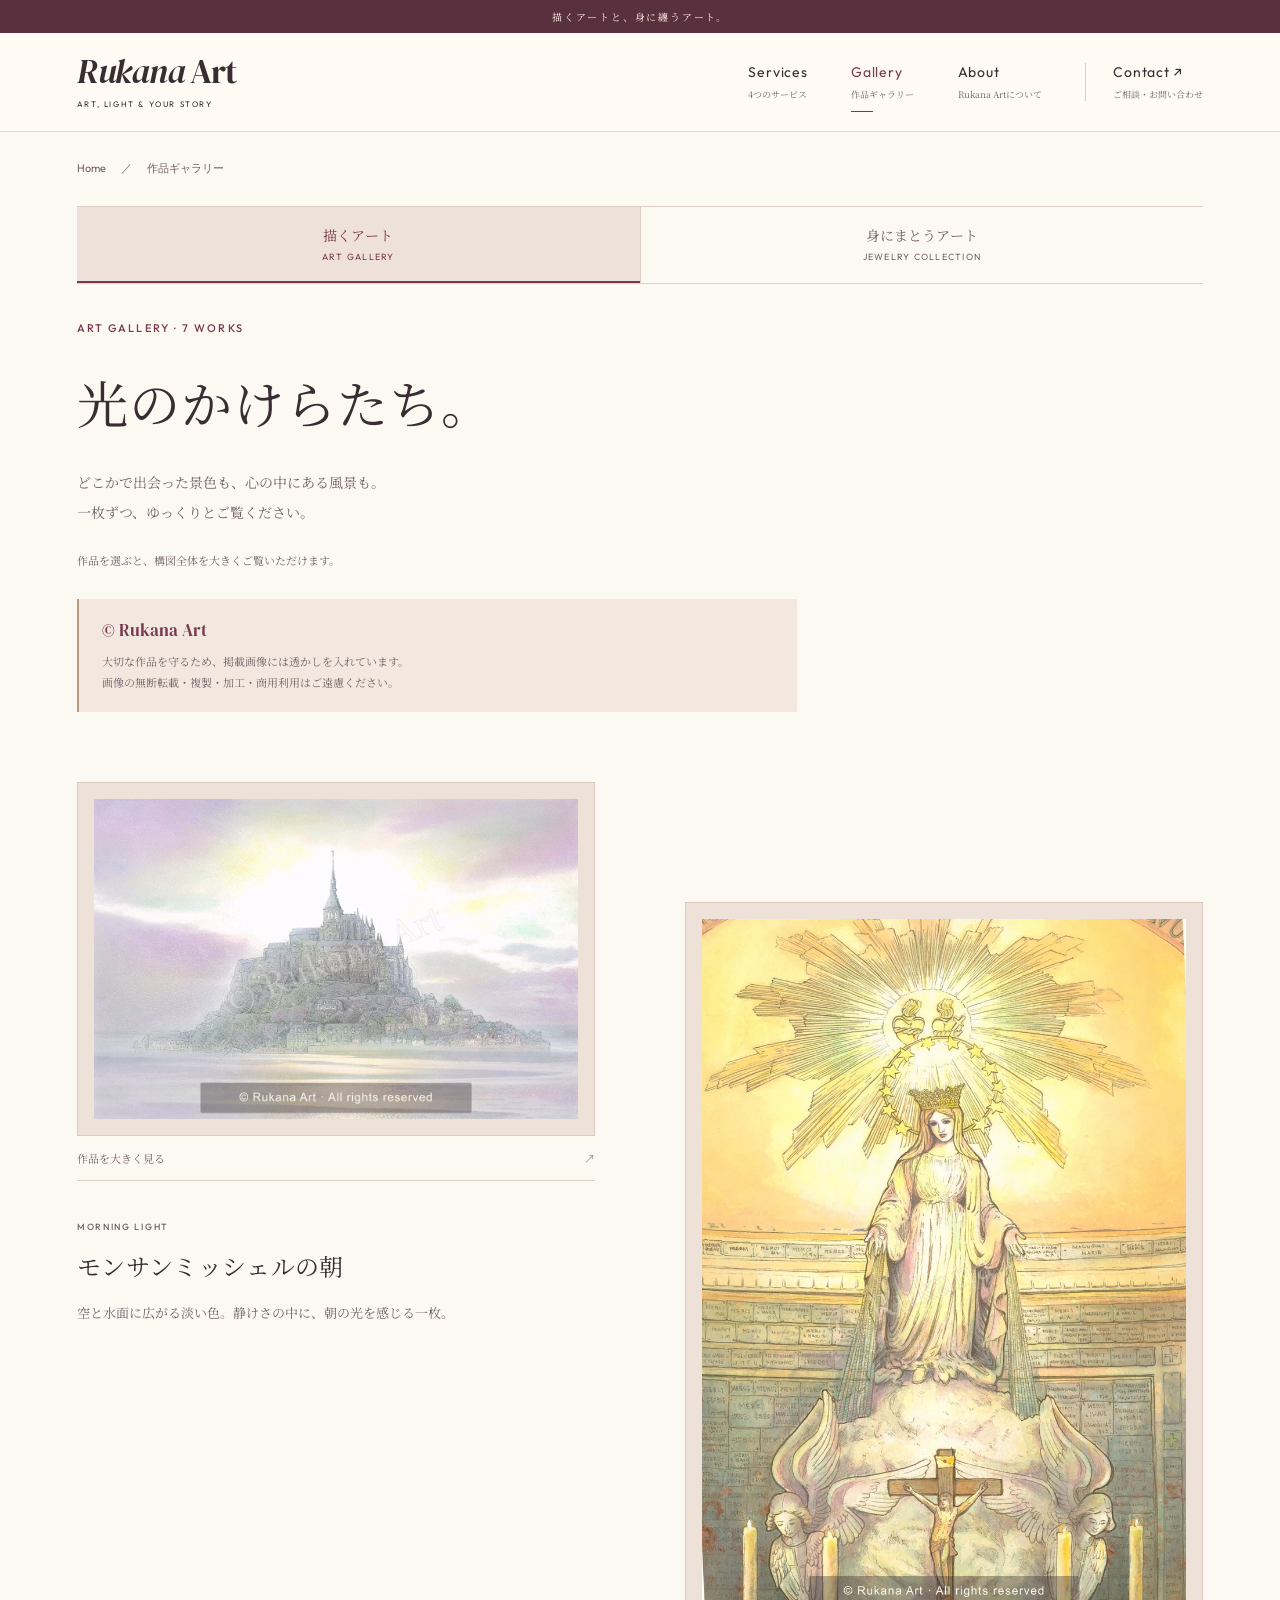
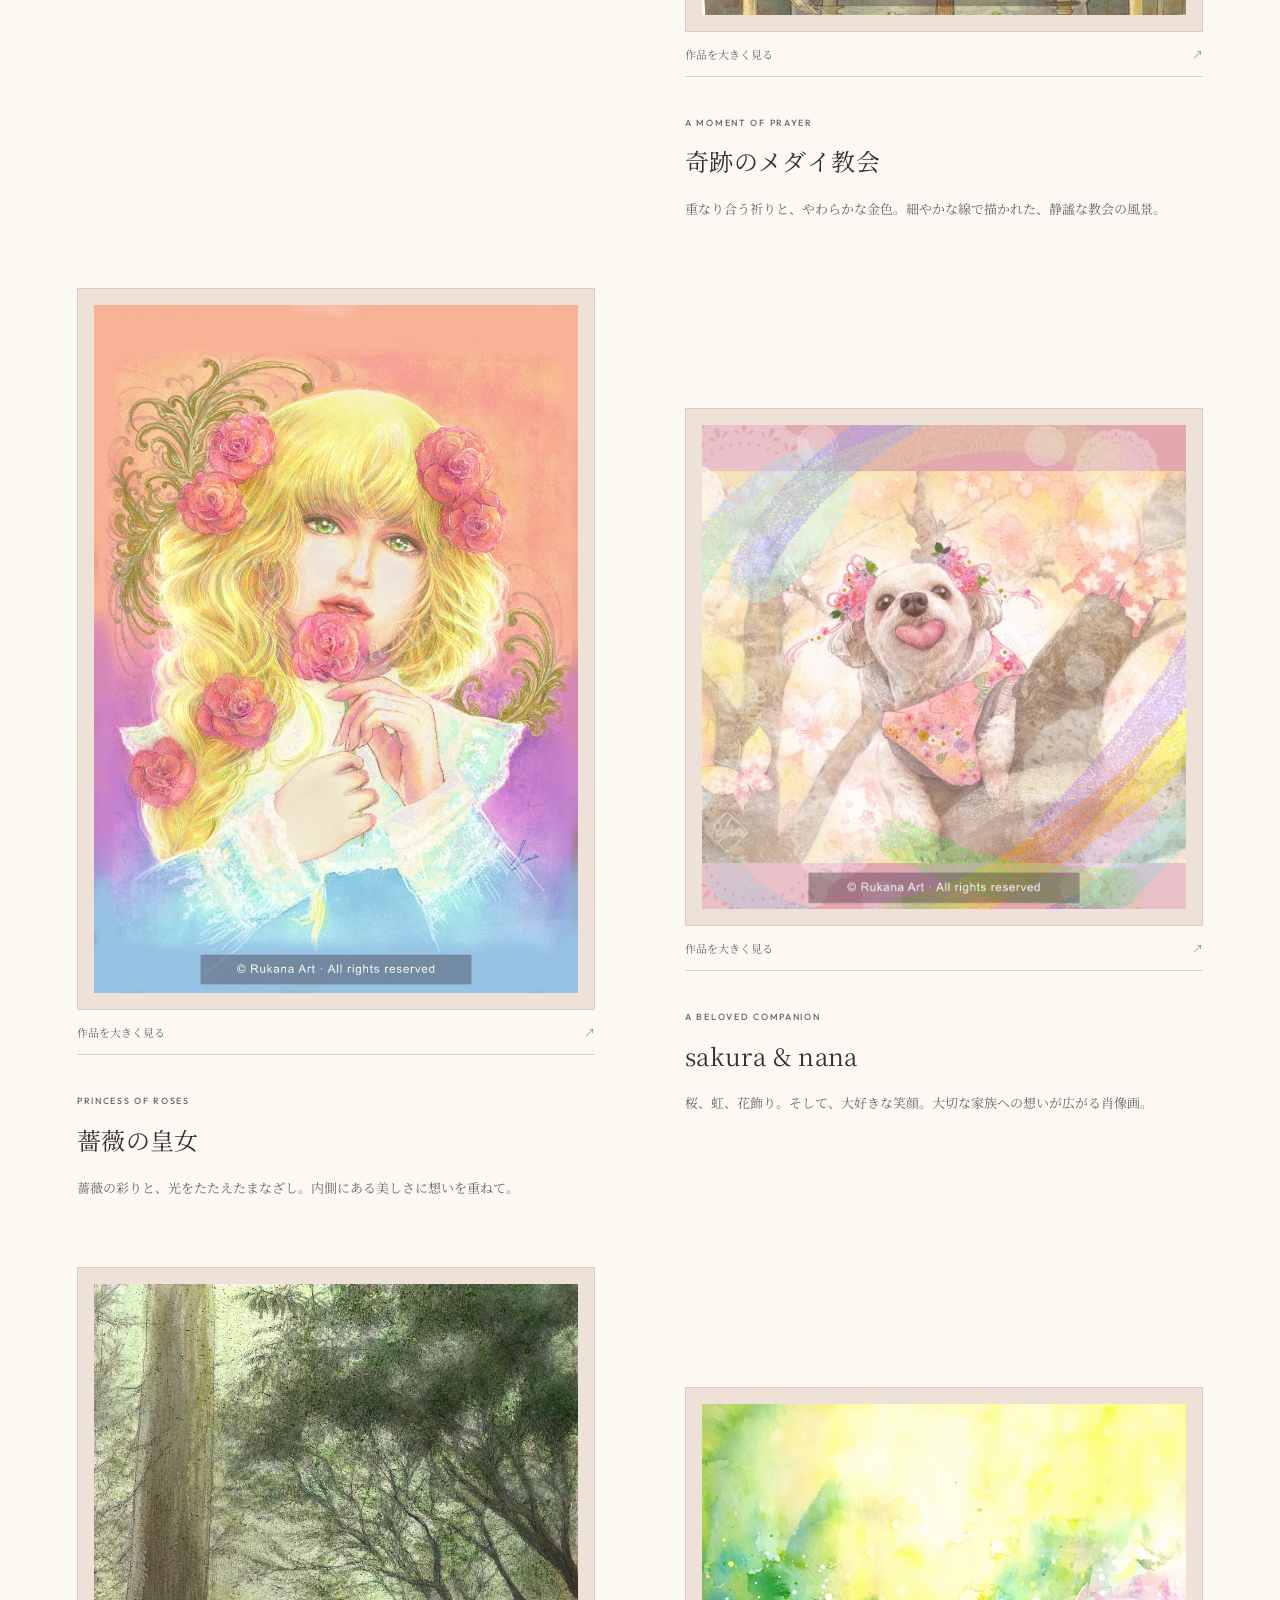
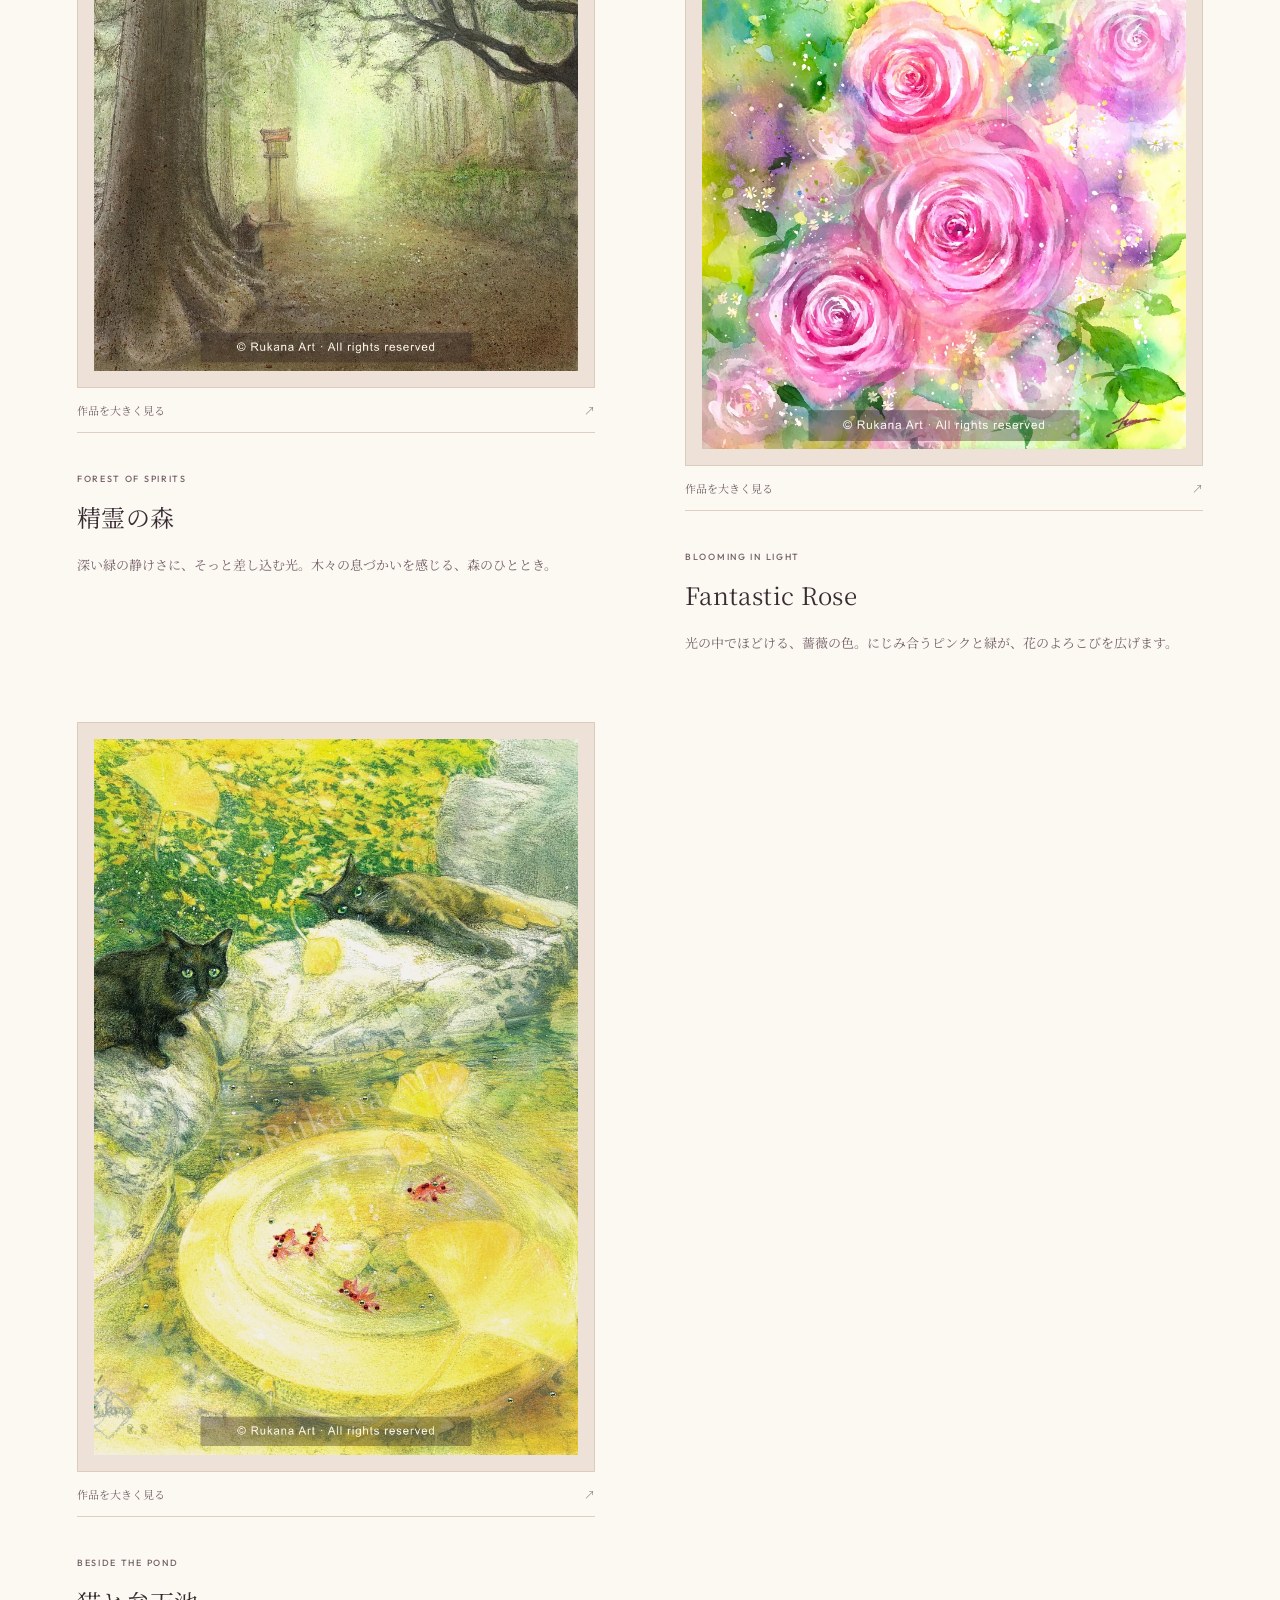
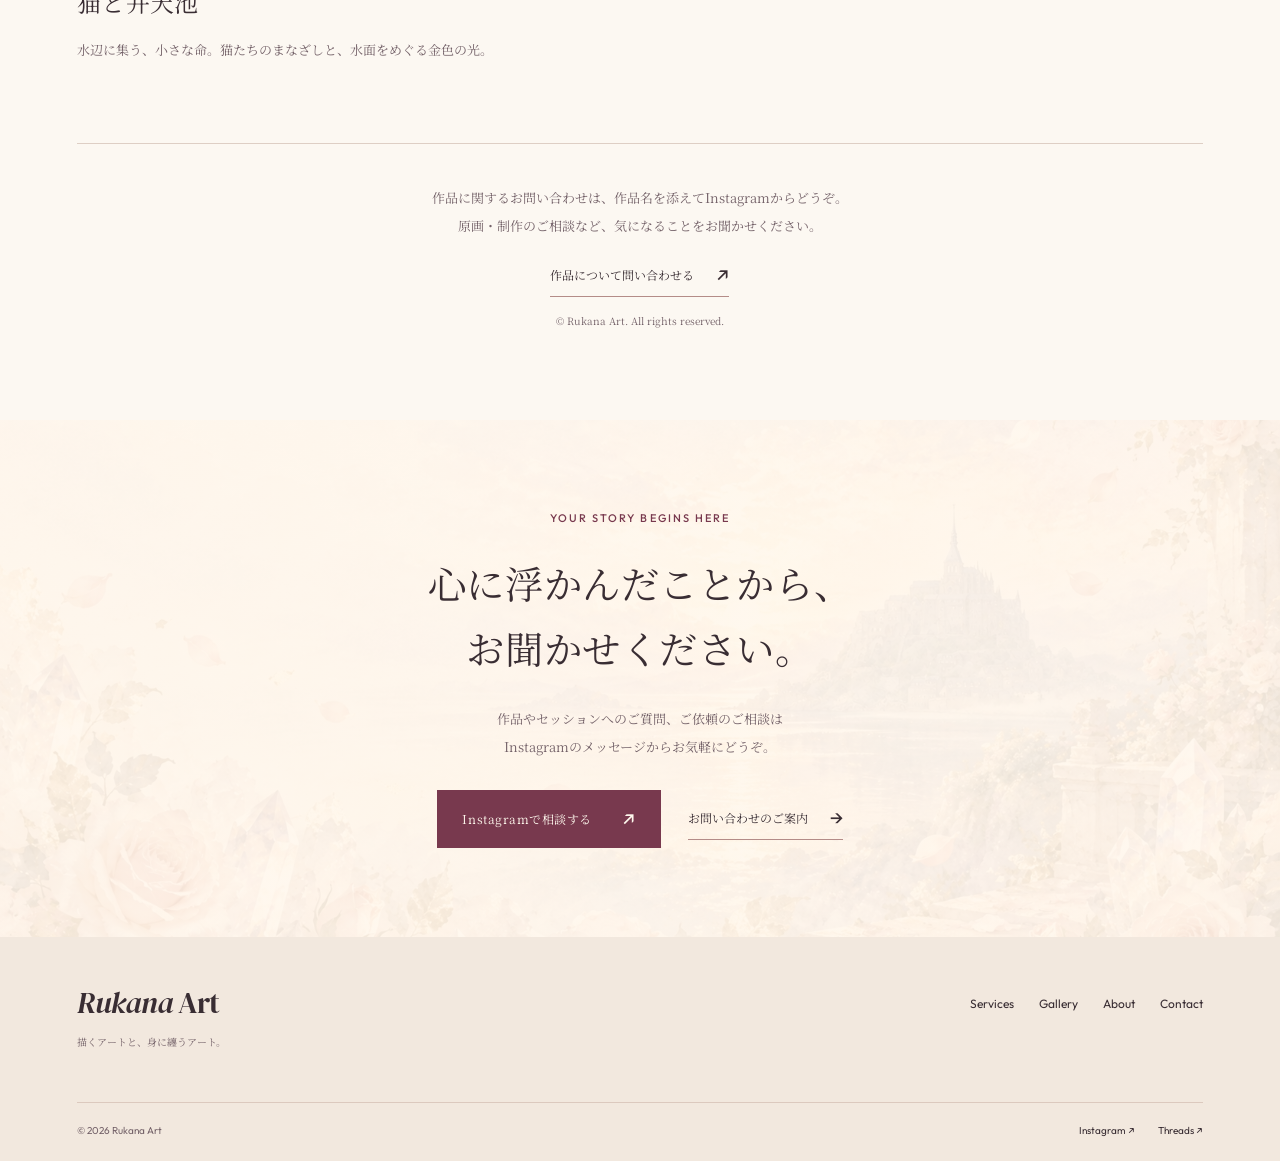
<file: gallery.html>
<!doctype html>
<html lang="ja"><head><meta charset="UTF-8"><meta name="viewport" content="width=device-width, initial-scale=1">
<title>作品ギャラリー | Rukana Art</title><meta name="description" content="精霊の森、Fantastic Rose、猫と弁天池、モンサンミッシェルの朝、奇跡のメダイ教会、薔薇の皇女、sakura & nana。Rukana Artの7作品をご覧いただけるギャラリーです。">
<link rel="canonical" href="https://rukana-art.github.io/rukana-art-site/gallery.html">
<meta property="og:type" content="website"><meta property="og:title" content="作品ギャラリー | Rukana Art"><meta property="og:description" content="精霊の森、Fantastic Rose、猫と弁天池、モンサンミッシェルの朝、奇跡のメダイ教会、薔薇の皇女、sakura & nana。Rukana Artの7作品をご覧いただけるギャラリーです。"><meta property="og:url" content="https://rukana-art.github.io/rukana-art-site/gallery.html"><meta property="og:image" content="https://rukana-art.github.io/rukana-art-site/assets/hero-garden.webp"><meta property="og:locale" content="ja_JP">
<meta name="theme-color" content="#fbf6ef"><link rel="icon" href="favicon.svg" type="image/svg+xml">
<link rel="preconnect" href="https://fonts.googleapis.com"><link rel="preconnect" href="https://fonts.gstatic.com" crossorigin>
<link href="https://fonts.googleapis.com/css2?family=DM+Serif+Display:ital@0;1&family=Noto+Serif+JP:wght@400;500;600&family=Outfit:wght@400;500;600&display=swap" rel="stylesheet">
<meta name="robots" content="noimageindex">
<link rel="stylesheet" href="site.css?v=20260916f"><script src="site.js?v=20260916e" defer></script></head>
<body><a class="skip-link" href="#main">本文へスキップ</a>
  <div class="announcement">描くアートと、身に纏うアート。</div>
  <header class="nav">
    <a class="brand" href="index.html" aria-label="Rukana Art ホーム"><span>Rukana</span> Art<small>ART, LIGHT &amp; YOUR STORY</small></a>
    <button class="menu-toggle" aria-expanded="false" aria-controls="main-nav">メニュー <span aria-hidden="true">☰</span></button>
    <nav id="main-nav" aria-label="メインメニュー">
      <a href="index.html#services">Services<small>4つのサービス</small></a>
      <a href="gallery.html" aria-current="page">Gallery<small>作品ギャラリー</small></a>
      <a href="about.html">About<small>Rukana Artについて</small></a>
      <a class="nav-contact" href="contact.html">Contact <span aria-hidden="true">↗</span><small>ご相談・お問い合わせ</small></a>
    </nav>
  </header><main id="main"><nav class="breadcrumbs wrap" aria-label="パンくずリスト"><a href="index.html">Home</a><span aria-hidden="true">／</span><span aria-current="page">作品ギャラリー</span></nav>
<nav class="wrap gallery-switch" aria-label="ギャラリーの切り替え"><a href="gallery.html" aria-current="page">描くアート<span>ART GALLERY</span></a><a href="jewelry-gallery.html">身にまとうアート<span>JEWELRY COLLECTION</span></a></nav>
<section class="page-intro wrap"><p class="eyebrow">ART GALLERY · 7 WORKS</p><h1>光のかけらたち。</h1><p>どこかで出会った景色も、心の中にある風景も。<br>一枚ずつ、ゆっくりとご覧ください。</p><p class="small-note">作品を選ぶと、構図全体を大きくご覧いただけます。</p><div class="gallery-rights"><span>© Rukana Art</span><p>大切な作品を守るため、掲載画像には透かしを入れています。<br>画像の無断転載・複製・加工・商用利用はご遠慮ください。</p></div><noscript><p class="small-note">拡大表示にはJavaScriptを有効にしてください。作品は以下の一覧でもご覧いただけます。</p></noscript></section>
<div class="works-grid wrap"><article class="work landscape" id="mont-saint-michel"><button class="art-open" type="button" data-art-title="モンサンミッシェルの朝" aria-label="モンサンミッシェルの朝を拡大する" aria-haspopup="dialog"><span class="work-image"><img class="artwork-image" draggable="false" src="assets/gallery/mont-saint-michel.webp" alt="淡い紫と黄色の朝の光に包まれたモンサンミッシェルの風景画" width="1200" height="795" loading="lazy"></span><span class="zoom-label">作品を大きく見る <span aria-hidden="true">↗</span></span></button><div class="work-caption"><p class="eyebrow">MORNING LIGHT</p><h2>モンサンミッシェルの朝</h2><p>空と水面に広がる淡い色。静けさの中に、朝の光を感じる一枚。</p></div></article><article class="work portrait" id="miraculous-medal"><button class="art-open" type="button" data-art-title="奇跡のメダイ教会" aria-label="奇跡のメダイ教会を拡大する" aria-haspopup="dialog"><span class="work-image"><img class="artwork-image" draggable="false" src="assets/gallery/miraculous-medal.webp" alt="金色の光と祈りに包まれた奇跡のメダイ教会の絵画" width="834" height="1200" loading="lazy"></span><span class="zoom-label">作品を大きく見る <span aria-hidden="true">↗</span></span></button><div class="work-caption"><p class="eyebrow">A MOMENT OF PRAYER</p><h2>奇跡のメダイ教会</h2><p>重なり合う祈りと、やわらかな金色。細やかな線で描かれた、静謐な教会の風景。</p></div></article><article class="work portrait" id="soul-portrait"><button class="art-open" type="button" data-art-title="薔薇の皇女" aria-label="薔薇の皇女を拡大する" aria-haspopup="dialog"><span class="work-image"><img class="artwork-image" draggable="false" src="assets/gallery/soul-portrait.webp" alt="薔薇に囲まれた金髪の少女を描いた作品「薔薇の皇女」" width="844" height="1200" loading="lazy"></span><span class="zoom-label">作品を大きく見る <span aria-hidden="true">↗</span></span></button><div class="work-caption"><p class="eyebrow">PRINCESS OF ROSES</p><h2>薔薇の皇女</h2><p>薔薇の彩りと、光をたたえたまなざし。内側にある美しさに想いを重ねて。</p></div></article><article class="work square" id="sakura-nana"><button class="art-open" type="button" data-art-title="sakura & nana" aria-label="sakura & nanaを拡大する" aria-haspopup="dialog"><span class="work-image"><img class="artwork-image" draggable="false" src="assets/gallery/sakura-nana.webp" alt="桜と虹の中でほほえむ、花飾りをつけた犬のナナの肖像画" width="1200" height="1200" loading="lazy"></span><span class="zoom-label">作品を大きく見る <span aria-hidden="true">↗</span></span></button><div class="work-caption"><p class="eyebrow">A BELOVED COMPANION</p><h2>sakura & nana</h2><p>桜、虹、花飾り。そして、大好きな笑顔。大切な家族への想いが広がる肖像画。</p></div></article><article class="work portrait" id="spirit-forest"><button class="art-open" type="button" data-art-title="精霊の森" aria-label="精霊の森を拡大する" aria-haspopup="dialog"><span class="work-image"><img class="artwork-image" draggable="false" src="assets/gallery/spirit-forest.webp" alt="大きな木々と石灯籠の奥に、淡い緑の光が差し込む森の絵画" width="845" height="1200" loading="lazy"></span><span class="zoom-label">作品を大きく見る <span aria-hidden="true">↗</span></span></button><div class="work-caption"><p class="eyebrow">FOREST OF SPIRITS</p><h2>精霊の森</h2><p>深い緑の静けさに、そっと差し込む光。木々の息づかいを感じる、森のひととき。</p></div></article><article class="work portrait" id="fantastic-rose"><button class="art-open" type="button" data-art-title="Fantastic Rose" aria-label="Fantastic Roseを拡大する" aria-haspopup="dialog"><span class="work-image"><img class="artwork-image" draggable="false" src="assets/gallery/fantastic-rose.webp" alt="黄色い光と緑の中に、ピンク色の薔薇が重なり合って咲く水彩画" width="900" height="1200" loading="lazy"></span><span class="zoom-label">作品を大きく見る <span aria-hidden="true">↗</span></span></button><div class="work-caption"><p class="eyebrow">BLOOMING IN LIGHT</p><h2>Fantastic Rose</h2><p>光の中でほどける、薔薇の色。にじみ合うピンクと緑が、花のよろこびを広げます。</p></div></article><article class="work portrait" id="cats-benten-pond"><button class="art-open" type="button" data-art-title="猫と弁天池" aria-label="猫と弁天池を拡大する" aria-haspopup="dialog"><span class="work-image"><img class="artwork-image" draggable="false" src="assets/gallery/cats-benten-pond.webp" alt="弁天池のほとりでくつろぐ二匹の猫と、金色の水面を泳ぐ赤い金魚の絵画" width="811" height="1200" loading="lazy"></span><span class="zoom-label">作品を大きく見る <span aria-hidden="true">↗</span></span></button><div class="work-caption"><p class="eyebrow">BESIDE THE POND</p><h2>猫と弁天池</h2><p>水辺に集う、小さな命。猫たちのまなざしと、水面をめぐる金色の光。</p></div></article></div>
<section class="art-note wrap"><p>作品に関するお問い合わせは、作品名を添えてInstagramからどうぞ。<br>原画・制作のご相談など、気になることをお聞かせください。</p><a class="text-link" href="https://www.instagram.com/rukana_art/" target="_blank" rel="noopener noreferrer">作品について問い合わせる<span aria-hidden="true">↗</span></a><p class="copyright-note">© Rukana Art. All rights reserved.</p></section><section class="consult section"><div class="wrap"><p class="eyebrow">YOUR STORY BEGINS HERE</p><h2>心に浮かんだことから、<br>お聞かせください。</h2><p>作品やセッションへのご質問、ご依頼のご相談は<br class="desktop-only">Instagramのメッセージからお気軽にどうぞ。</p><div class="button-row"><a class="button" href="https://www.instagram.com/rukana_art/" target="_blank" rel="noopener noreferrer">Instagramで相談する<span aria-hidden="true">↗</span></a><a class="text-link" href="contact.html">お問い合わせのご案内<span aria-hidden="true">→</span></a></div></div></section>
<dialog class="art-dialog" aria-labelledby="art-dialog-title" aria-describedby="art-dialog-rights"><div class="dialog-bar"><h2 id="art-dialog-title">作品</h2><button type="button" class="dialog-close" aria-label="拡大表示を閉じる">閉じる ×</button></div><img class="dialog-image artwork-image" draggable="false" src="assets/gallery/soul-portrait.webp" alt=""><p class="dialog-rights" id="art-dialog-rights">© Rukana Art — 無断転載・複製はご遠慮ください。</p></dialog></main><footer class="footer"><div><a class="brand" href="index.html"><span>Rukana</span> Art</a><p>描くアートと、身に纏うアート。</p></div><nav aria-label="フッターメニュー"><a href="index.html#services">Services</a><a href="gallery.html">Gallery</a><a href="about.html">About</a><a href="contact.html">Contact</a></nav><div class="footer-bottom"><p>© 2026 Rukana Art</p><div><a href="https://www.instagram.com/rukana_art/" target="_blank" rel="noopener noreferrer">Instagram ↗</a><a href="https://www.threads.com/@rukana_art" target="_blank" rel="noopener noreferrer">Threads ↗</a></div></div></footer></body></html>
</file>
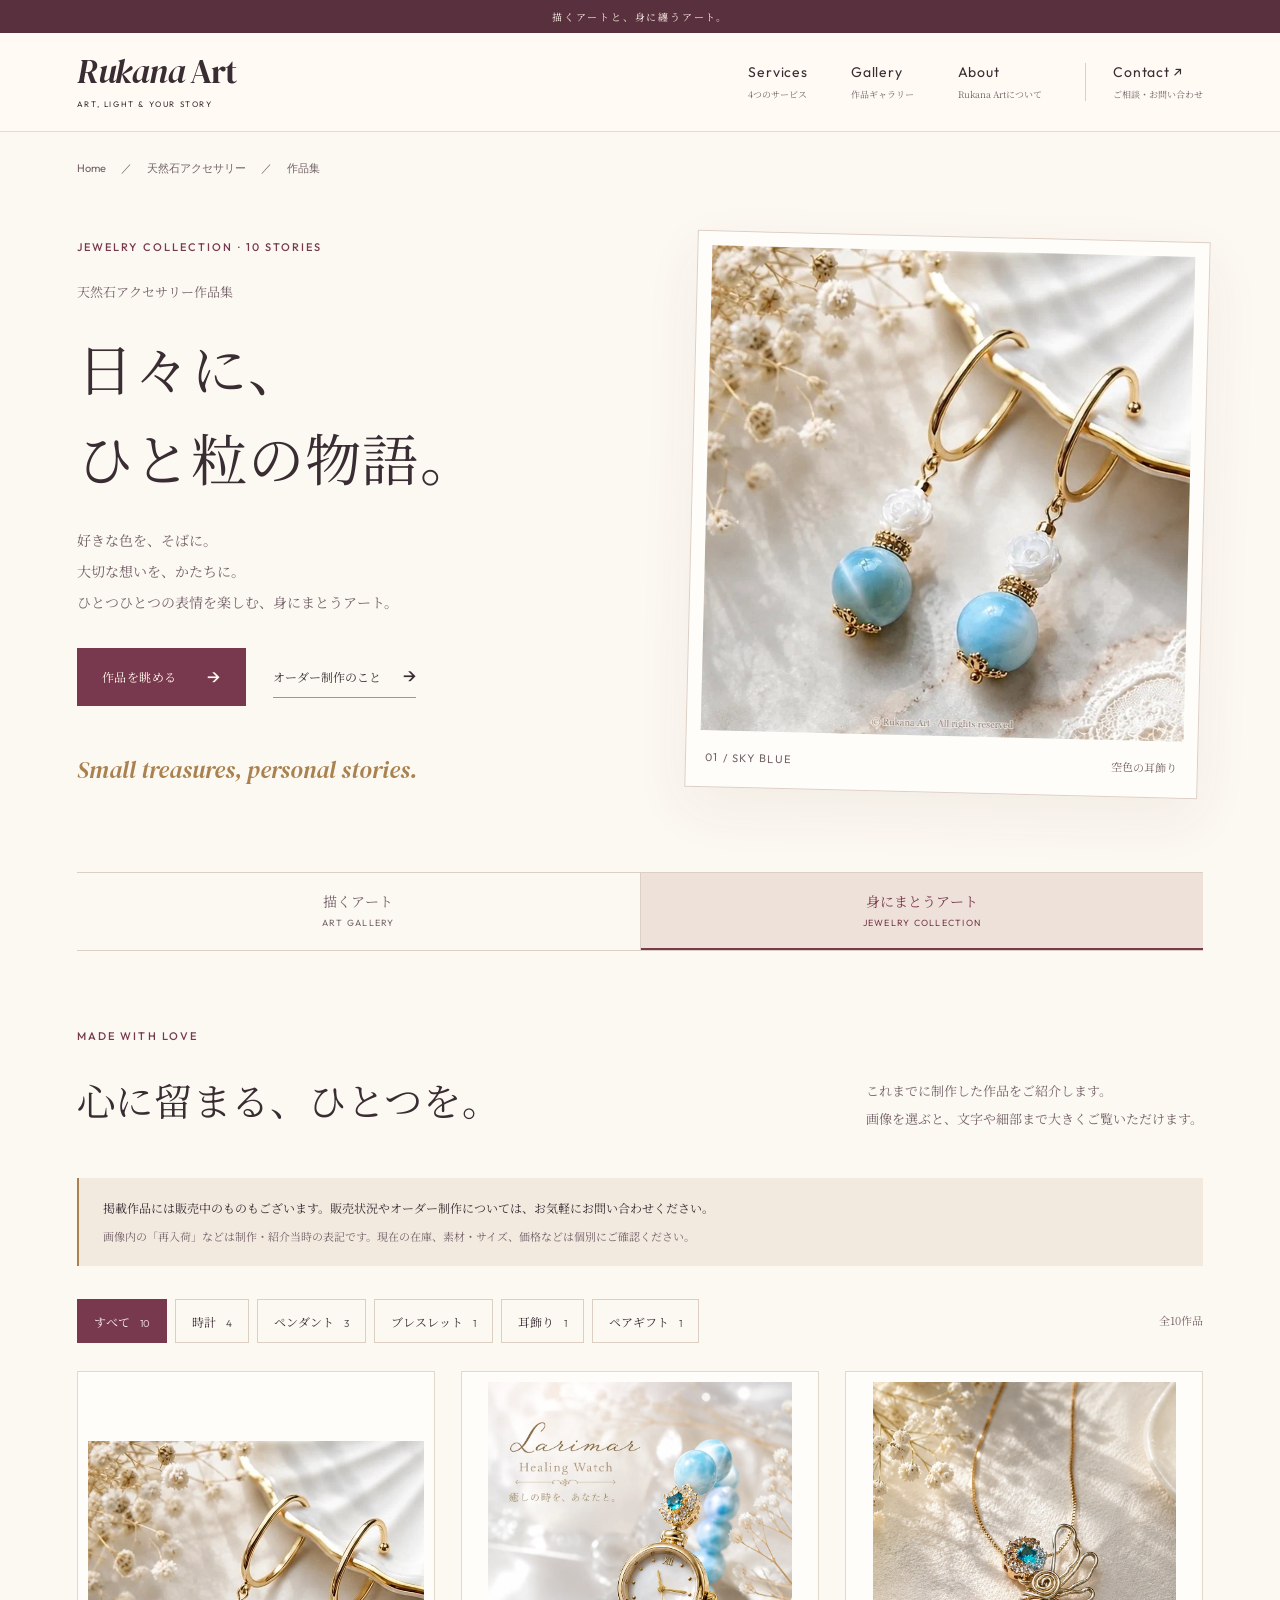
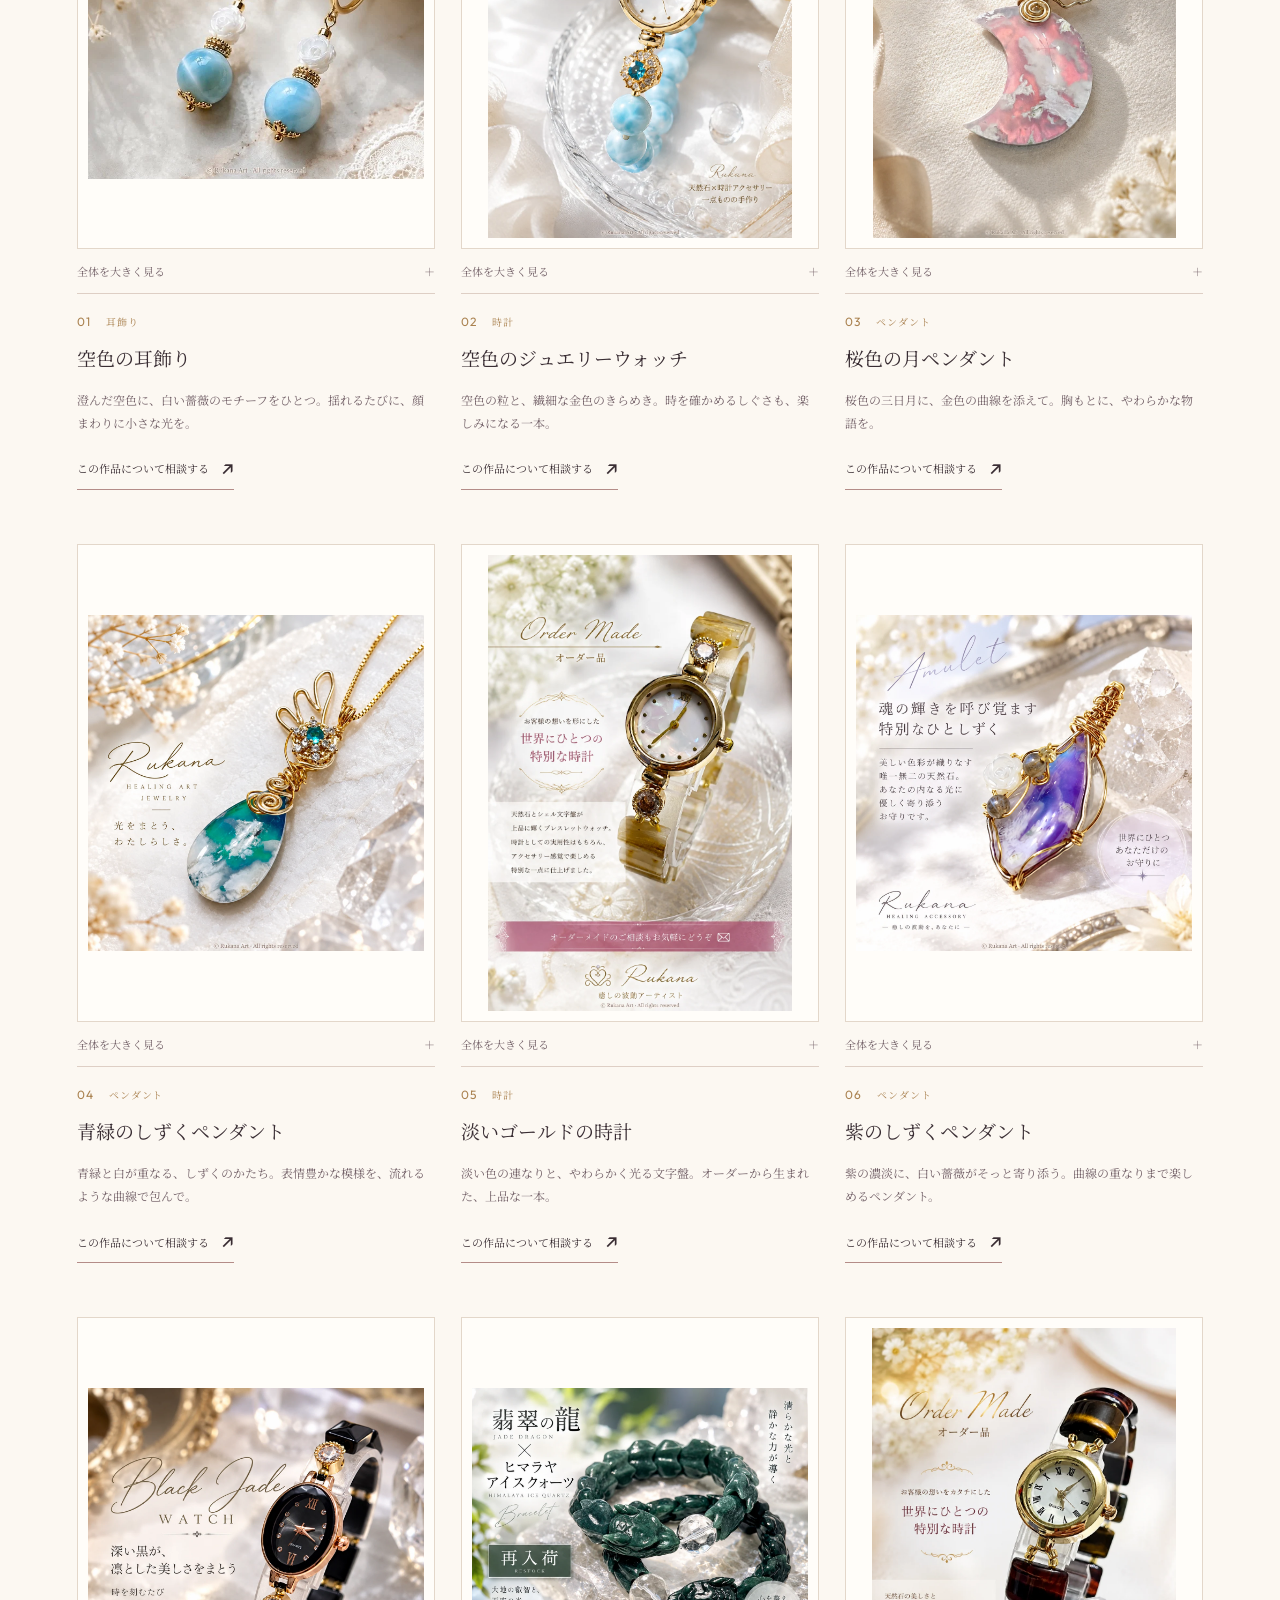
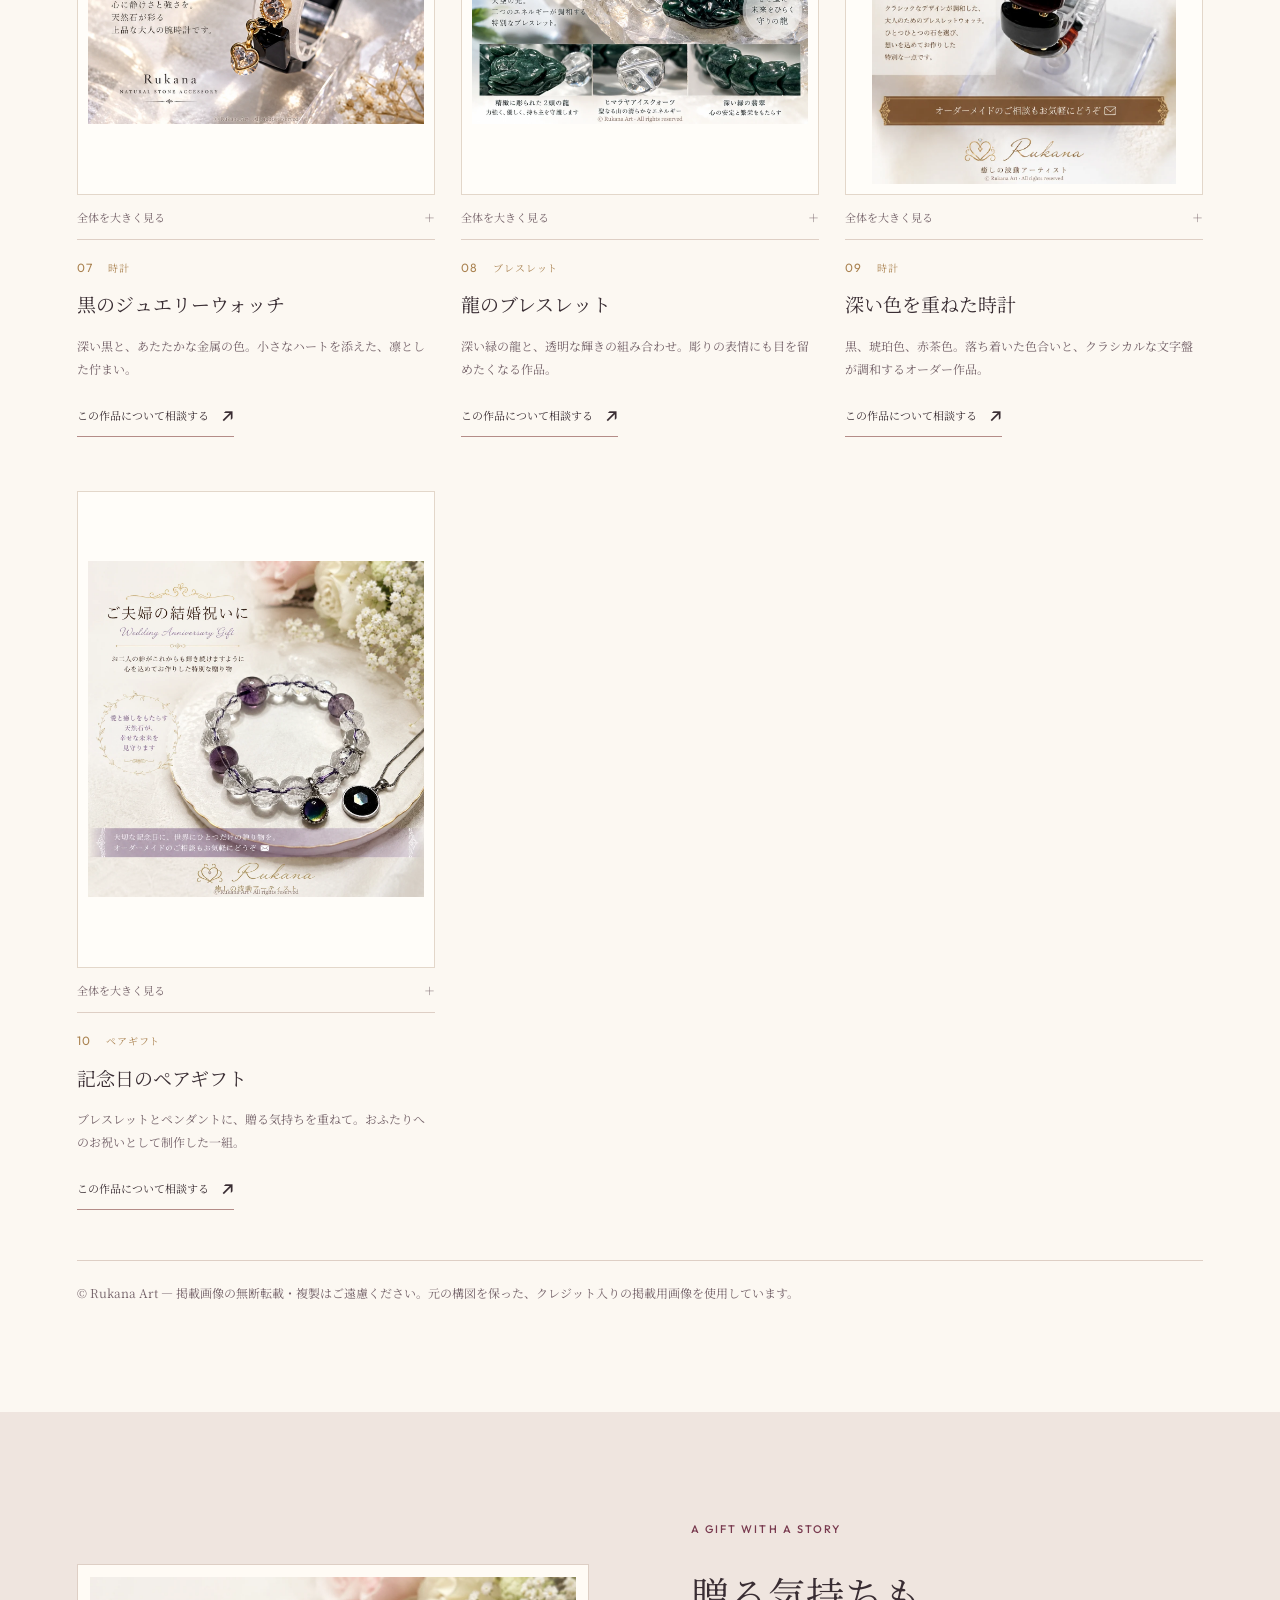
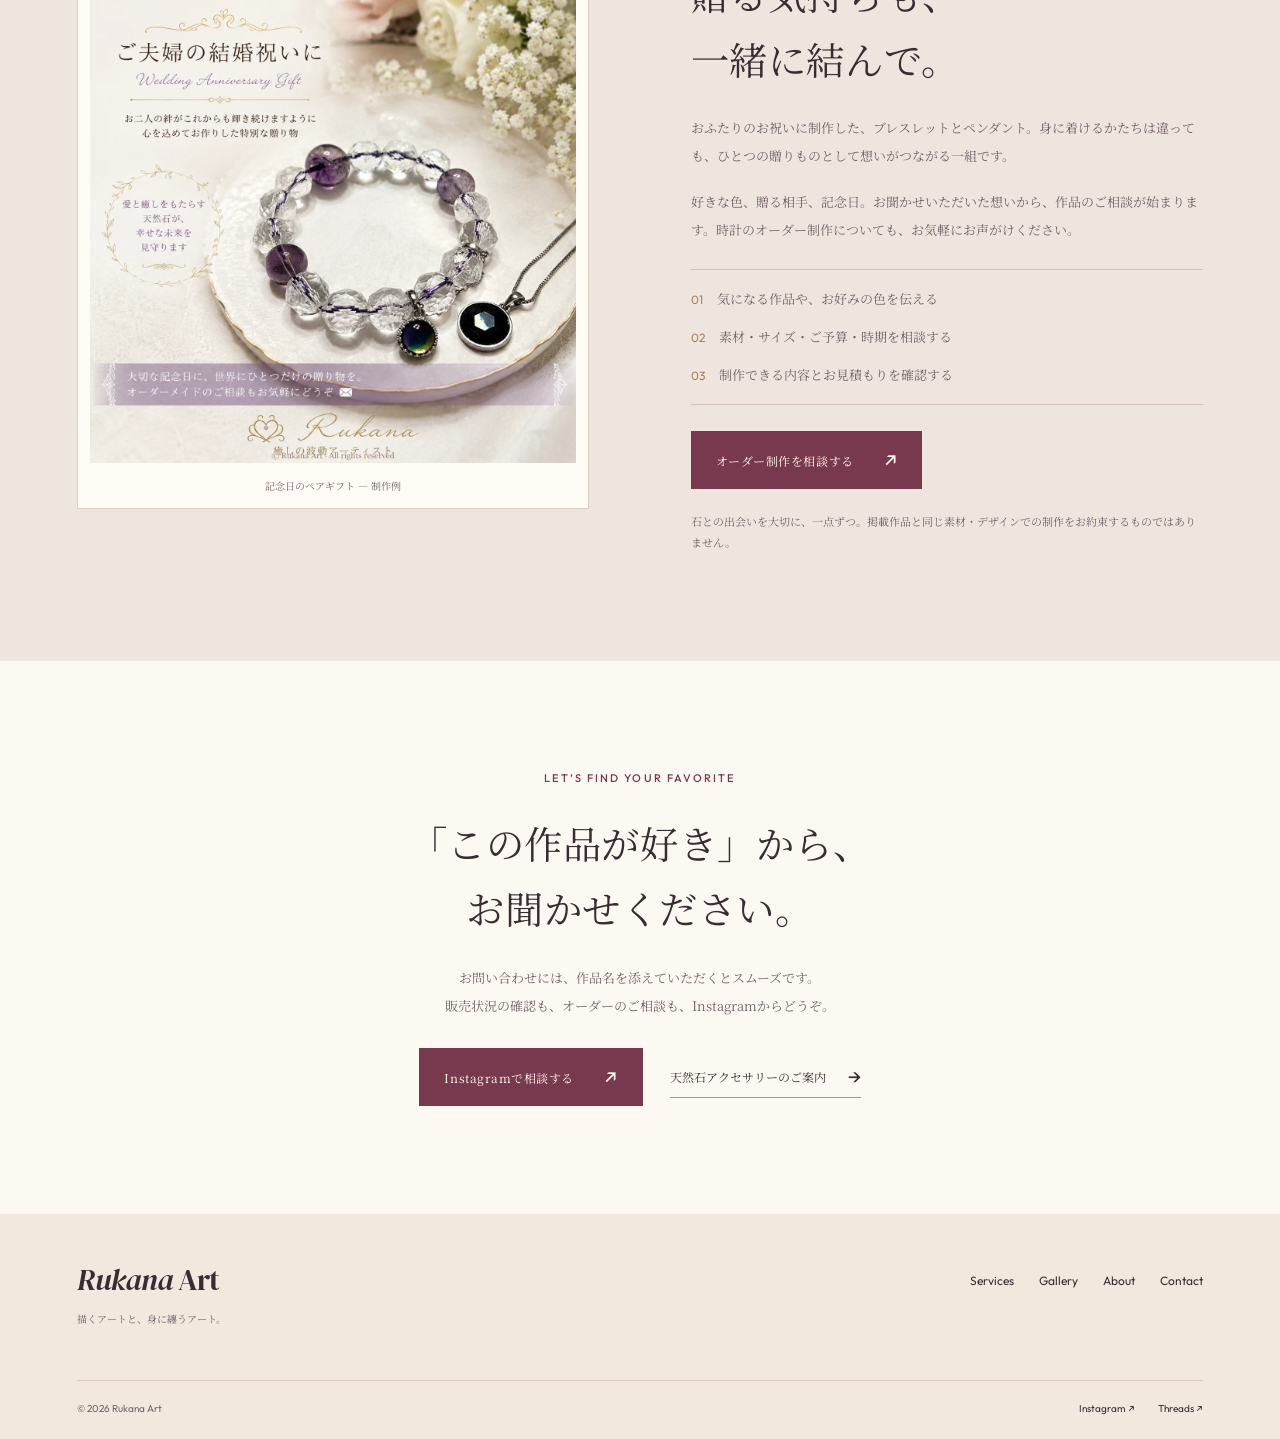
<file: jewelry-gallery.html>
<!doctype html>
<html lang="ja"><head><meta charset="UTF-8"><meta name="viewport" content="width=device-width, initial-scale=1">
<title>天然石アクセサリー作品集 | Rukana Art</title><meta name="description" content="時計、ペンダント、ブレスレット、耳飾り、記念日の贈りもの。Rukana Artの天然石アクセサリー10点の制作実績。販売状況やオーダー制作はInstagramからご相談ください。">
<link rel="canonical" href="https://rukana-art.github.io/rukana-art-site/jewelry-gallery.html">
<meta property="og:type" content="website"><meta property="og:title" content="天然石アクセサリー作品集 | Rukana Art"><meta property="og:description" content="時計、ペンダント、ブレスレット、耳飾り、記念日の贈りもの。Rukana Artの天然石アクセサリー10点の制作実績。販売状況やオーダー制作はInstagramからご相談ください。"><meta property="og:url" content="https://rukana-art.github.io/rukana-art-site/jewelry-gallery.html"><meta property="og:image" content="https://rukana-art.github.io/rukana-art-site/assets/hero-garden.webp"><meta property="og:locale" content="ja_JP">
<meta name="theme-color" content="#fbf6ef"><link rel="icon" href="favicon.svg" type="image/svg+xml">
<link rel="preconnect" href="https://fonts.googleapis.com"><link rel="preconnect" href="https://fonts.gstatic.com" crossorigin>
<link href="https://fonts.googleapis.com/css2?family=DM+Serif+Display:ital@0;1&family=Noto+Serif+JP:wght@400;500;600&family=Outfit:wght@400;500;600&display=swap" rel="stylesheet">
<meta name="robots" content="noimageindex">
<link rel="stylesheet" href="site.css?v=20260916f"><script src="site.js?v=20260916e" defer></script></head>
<body><a class="skip-link" href="#main">本文へスキップ</a>
  <div class="announcement">描くアートと、身に纏うアート。</div>
  <header class="nav">
    <a class="brand" href="index.html" aria-label="Rukana Art ホーム"><span>Rukana</span> Art<small>ART, LIGHT &amp; YOUR STORY</small></a>
    <button class="menu-toggle" aria-expanded="false" aria-controls="main-nav">メニュー <span aria-hidden="true">☰</span></button>
    <nav id="main-nav" aria-label="メインメニュー">
      <a href="index.html#services">Services<small>4つのサービス</small></a>
      <a href="gallery.html">Gallery<small>作品ギャラリー</small></a>
      <a href="about.html">About<small>Rukana Artについて</small></a>
      <a class="nav-contact" href="contact.html">Contact <span aria-hidden="true">↗</span><small>ご相談・お問い合わせ</small></a>
    </nav>
  </header><main id="main"><nav class="breadcrumbs wrap" aria-label="パンくずリスト"><a href="index.html">Home</a><span aria-hidden="true">／</span><a href="jewelry.html">天然石アクセサリー</a><span aria-hidden="true">／</span><span aria-current="page">作品集</span></nav>
  <section class="jewelry-hero wrap"><div class="jewelry-intro"><p class="eyebrow">JEWELRY COLLECTION · 10 STORIES</p><p class="service-label">天然石アクセサリー作品集</p><h1>日々に、<br>ひと粒の物語。</h1><p class="lead">好きな色を、そばに。<br>大切な想いを、かたちに。<br>ひとつひとつの表情を楽しむ、身にまとうアート。</p><div class="button-row"><a class="button" href="#collection">作品を眺める<span aria-hidden="true">→</span></a><a class="text-link" href="#order-stories">オーダー制作のこと<span aria-hidden="true">→</span></a></div><p class="jewelry-signature">Small treasures, personal stories.</p></div><figure class="jewelry-hero-photo"><img class="artwork-image" draggable="false" src="assets/jewelry/sky-earrings.webp" alt="空色の丸い石と白い薔薇のモチーフを組み合わせた、金色の耳飾り" width="618" height="621" fetchpriority="high"><figcaption><span>01 / SKY BLUE</span><span>空色の耳飾り</span></figcaption></figure></section>
  <div class="wrap gallery-switch" role="navigation" aria-label="ギャラリーの切り替え"><a href="gallery.html">描くアート<span>ART GALLERY</span></a><a href="jewelry-gallery.html" aria-current="page">身にまとうアート<span>JEWELRY COLLECTION</span></a></div>
  <section class="section wrap jewelry-collection" id="collection" aria-labelledby="collection-title"><div class="section-head"><div><p class="eyebrow">MADE WITH LOVE</p><h2 id="collection-title">心に留まる、ひとつを。</h2></div><p>これまでに制作した作品をご紹介します。<br>画像を選ぶと、文字や細部まで大きくご覧いただけます。</p></div>
  <aside class="collection-note"><p>掲載作品には販売中のものもございます。販売状況やオーダー制作については、お気軽にお問い合わせください。</p><p>画像内の「再入荷」などは制作・紹介当時の表記です。現在の在庫、素材・サイズ、価格などは個別にご確認ください。</p></aside>
  <div class="collection-controls"><div class="jewelry-filters" role="group" aria-label="作品の種類で絞り込む" hidden><button type="button" data-jewelry-filter="all" aria-pressed="true">すべて<span>10</span></button><button type="button" data-jewelry-filter="watch" aria-pressed="false">時計<span>4</span></button><button type="button" data-jewelry-filter="pendant" aria-pressed="false">ペンダント<span>3</span></button><button type="button" data-jewelry-filter="bracelet" aria-pressed="false">ブレスレット<span>1</span></button><button type="button" data-jewelry-filter="ear" aria-pressed="false">耳飾り<span>1</span></button><button type="button" data-jewelry-filter="gift" aria-pressed="false">ペアギフト<span>1</span></button></div><p class="collection-count" role="status" aria-live="polite">全10作品</p></div>
  <div class="jewelry-grid"><article class="jewelry-card" id="sky-earrings" data-jewelry-category="ear"><button class="art-open" type="button" data-art-title="空色の耳飾り" data-art-description="澄んだ空色に、白い薔薇のモチーフをひとつ。揺れるたびに、顔まわりに小さな光を。" aria-label="空色の耳飾りを拡大する" aria-haspopup="dialog"><span class="jewelry-image"><img class="artwork-image" draggable="false" src="assets/jewelry/sky-earrings.webp" alt="空色の丸い石と白い薔薇のモチーフを組み合わせた、金色の耳飾り" width="618" height="621" loading="lazy"></span><span class="zoom-label">全体を大きく見る <span aria-hidden="true">＋</span></span></button><div class="jewelry-caption"><p class="jewelry-category"><span>01</span> 耳飾り</p><h3>空色の耳飾り</h3><p>澄んだ空色に、白い薔薇のモチーフをひとつ。揺れるたびに、顔まわりに小さな光を。</p><a class="text-link" href="https://www.instagram.com/rukana_art/" target="_blank" rel="noopener noreferrer" aria-label="空色の耳飾りについてInstagramで相談する">この作品について相談する<span aria-hidden="true">↗</span></a></div></article><article class="jewelry-card" id="sky-watch" data-jewelry-category="watch"><button class="art-open" type="button" data-art-title="空色のジュエリーウォッチ" data-art-description="空色の粒と、繊細な金色のきらめき。時を確かめるしぐさも、楽しみになる一本。" aria-label="空色のジュエリーウォッチを拡大する" aria-haspopup="dialog"><span class="jewelry-image"><img class="artwork-image" draggable="false" src="assets/jewelry/sky-watch.webp" alt="空色の丸い石、花のような飾り、白い文字盤のジュエリーウォッチを紹介する画像" width="933" height="1400" loading="lazy"></span><span class="zoom-label">全体を大きく見る <span aria-hidden="true">＋</span></span></button><div class="jewelry-caption"><p class="jewelry-category"><span>02</span> 時計</p><h3>空色のジュエリーウォッチ</h3><p>空色の粒と、繊細な金色のきらめき。時を確かめるしぐさも、楽しみになる一本。</p><a class="text-link" href="https://www.instagram.com/rukana_art/" target="_blank" rel="noopener noreferrer" aria-label="空色のジュエリーウォッチについてInstagramで相談する">この作品について相談する<span aria-hidden="true">↗</span></a></div></article><article class="jewelry-card" id="sakura-moon" data-jewelry-category="pendant"><button class="art-open" type="button" data-art-title="桜色の月ペンダント" data-art-description="桜色の三日月に、金色の曲線を添えて。胸もとに、やわらかな物語を。" aria-label="桜色の月ペンダントを拡大する" aria-haspopup="dialog"><span class="jewelry-image"><img class="artwork-image" draggable="false" src="assets/jewelry/sakura-moon.webp" alt="淡いピンクと白の模様をした三日月に、金色のワイヤーを添えたペンダント" width="932" height="1400" loading="lazy"></span><span class="zoom-label">全体を大きく見る <span aria-hidden="true">＋</span></span></button><div class="jewelry-caption"><p class="jewelry-category"><span>03</span> ペンダント</p><h3>桜色の月ペンダント</h3><p>桜色の三日月に、金色の曲線を添えて。胸もとに、やわらかな物語を。</p><a class="text-link" href="https://www.instagram.com/rukana_art/" target="_blank" rel="noopener noreferrer" aria-label="桜色の月ペンダントについてInstagramで相談する">この作品について相談する<span aria-hidden="true">↗</span></a></div></article><article class="jewelry-card" id="ocean-drop" data-jewelry-category="pendant"><button class="art-open" type="button" data-art-title="青緑のしずくペンダント" data-art-description="青緑と白が重なる、しずくのかたち。表情豊かな模様を、流れるような曲線で包んで。" aria-label="青緑のしずくペンダントを拡大する" aria-haspopup="dialog"><span class="jewelry-image"><img class="artwork-image" draggable="false" src="assets/jewelry/ocean-drop.webp" alt="青緑と白のしずく型の石を金色のワイヤーで包んだペンダントの紹介画像" width="1254" height="1254" loading="lazy"></span><span class="zoom-label">全体を大きく見る <span aria-hidden="true">＋</span></span></button><div class="jewelry-caption"><p class="jewelry-category"><span>04</span> ペンダント</p><h3>青緑のしずくペンダント</h3><p>青緑と白が重なる、しずくのかたち。表情豊かな模様を、流れるような曲線で包んで。</p><a class="text-link" href="https://www.instagram.com/rukana_art/" target="_blank" rel="noopener noreferrer" aria-label="青緑のしずくペンダントについてInstagramで相談する">この作品について相談する<span aria-hidden="true">↗</span></a></div></article><article class="jewelry-card" id="gold-watch" data-jewelry-category="watch"><button class="art-open" type="button" data-art-title="淡いゴールドの時計" data-art-description="淡い色の連なりと、やわらかく光る文字盤。オーダーから生まれた、上品な一本。" aria-label="淡いゴールドの時計を拡大する" aria-haspopup="dialog"><span class="jewelry-image"><img class="artwork-image" draggable="false" src="assets/jewelry/gold-watch.webp" alt="淡い黄色の石と光沢のある文字盤を組み合わせた、オーダー時計の紹介画像" width="933" height="1400" loading="lazy"></span><span class="zoom-label">全体を大きく見る <span aria-hidden="true">＋</span></span></button><div class="jewelry-caption"><p class="jewelry-category"><span>05</span> 時計</p><h3>淡いゴールドの時計</h3><p>淡い色の連なりと、やわらかく光る文字盤。オーダーから生まれた、上品な一本。</p><a class="text-link" href="https://www.instagram.com/rukana_art/" target="_blank" rel="noopener noreferrer" aria-label="淡いゴールドの時計についてInstagramで相談する">この作品について相談する<span aria-hidden="true">↗</span></a></div></article><article class="jewelry-card" id="violet-drop" data-jewelry-category="pendant"><button class="art-open" type="button" data-art-title="紫のしずくペンダント" data-art-description="紫の濃淡に、白い薔薇がそっと寄り添う。曲線の重なりまで楽しめるペンダント。" aria-label="紫のしずくペンダントを拡大する" aria-haspopup="dialog"><span class="jewelry-image"><img class="artwork-image" draggable="false" src="assets/jewelry/violet-drop.webp" alt="紫のしずく型の石に白い薔薇と小さな丸い石を添えたペンダントの紹介画像" width="1254" height="1254" loading="lazy"></span><span class="zoom-label">全体を大きく見る <span aria-hidden="true">＋</span></span></button><div class="jewelry-caption"><p class="jewelry-category"><span>06</span> ペンダント</p><h3>紫のしずくペンダント</h3><p>紫の濃淡に、白い薔薇がそっと寄り添う。曲線の重なりまで楽しめるペンダント。</p><a class="text-link" href="https://www.instagram.com/rukana_art/" target="_blank" rel="noopener noreferrer" aria-label="紫のしずくペンダントについてInstagramで相談する">この作品について相談する<span aria-hidden="true">↗</span></a></div></article><article class="jewelry-card" id="black-watch" data-jewelry-category="watch"><button class="art-open" type="button" data-art-title="黒のジュエリーウォッチ" data-art-description="深い黒と、あたたかな金属の色。小さなハートを添えた、凛とした佇まい。" aria-label="黒のジュエリーウォッチを拡大する" aria-haspopup="dialog"><span class="jewelry-image"><img class="artwork-image" draggable="false" src="assets/jewelry/black-watch.webp" alt="黒い石と黒い文字盤にハートのチャームを添えたジュエリーウォッチの紹介画像" width="1254" height="1254" loading="lazy"></span><span class="zoom-label">全体を大きく見る <span aria-hidden="true">＋</span></span></button><div class="jewelry-caption"><p class="jewelry-category"><span>07</span> 時計</p><h3>黒のジュエリーウォッチ</h3><p>深い黒と、あたたかな金属の色。小さなハートを添えた、凛とした佇まい。</p><a class="text-link" href="https://www.instagram.com/rukana_art/" target="_blank" rel="noopener noreferrer" aria-label="黒のジュエリーウォッチについてInstagramで相談する">この作品について相談する<span aria-hidden="true">↗</span></a></div></article><article class="jewelry-card" id="dragon-bracelet" data-jewelry-category="bracelet"><button class="art-open" type="button" data-art-title="龍のブレスレット" data-art-description="深い緑の龍と、透明な輝きの組み合わせ。彫りの表情にも目を留めたくなる作品。" aria-label="龍のブレスレットを拡大する" aria-haspopup="dialog"><span class="jewelry-image"><img class="artwork-image" draggable="false" src="assets/jewelry/dragon-bracelet.webp" alt="深緑の龍の彫刻と透明な石を組み合わせたブレスレット。画像内に制作当時の再入荷案内を含む" width="1254" height="1254" loading="lazy"></span><span class="zoom-label">全体を大きく見る <span aria-hidden="true">＋</span></span></button><div class="jewelry-caption"><p class="jewelry-category"><span>08</span> ブレスレット</p><h3>龍のブレスレット</h3><p>深い緑の龍と、透明な輝きの組み合わせ。彫りの表情にも目を留めたくなる作品。</p><a class="text-link" href="https://www.instagram.com/rukana_art/" target="_blank" rel="noopener noreferrer" aria-label="龍のブレスレットについてInstagramで相談する">この作品について相談する<span aria-hidden="true">↗</span></a></div></article><article class="jewelry-card" id="earth-watch" data-jewelry-category="watch"><button class="art-open" type="button" data-art-title="深い色を重ねた時計" data-art-description="黒、琥珀色、赤茶色。落ち着いた色合いと、クラシカルな文字盤が調和するオーダー作品。" aria-label="深い色を重ねた時計を拡大する" aria-haspopup="dialog"><span class="jewelry-image"><img class="artwork-image" draggable="false" src="assets/jewelry/earth-watch.webp" alt="黒や茶色の石とローマ数字の文字盤を組み合わせた、オーダー時計の紹介画像" width="933" height="1400" loading="lazy"></span><span class="zoom-label">全体を大きく見る <span aria-hidden="true">＋</span></span></button><div class="jewelry-caption"><p class="jewelry-category"><span>09</span> 時計</p><h3>深い色を重ねた時計</h3><p>黒、琥珀色、赤茶色。落ち着いた色合いと、クラシカルな文字盤が調和するオーダー作品。</p><a class="text-link" href="https://www.instagram.com/rukana_art/" target="_blank" rel="noopener noreferrer" aria-label="深い色を重ねた時計についてInstagramで相談する">この作品について相談する<span aria-hidden="true">↗</span></a></div></article><article class="jewelry-card" id="anniversary-gift" data-jewelry-category="gift"><button class="art-open" type="button" data-art-title="記念日のペアギフト" data-art-description="ブレスレットとペンダントに、贈る気持ちを重ねて。おふたりへのお祝いとして制作した一組。" aria-label="記念日のペアギフトを拡大する" aria-haspopup="dialog"><span class="jewelry-image"><img class="artwork-image" draggable="false" src="assets/jewelry/anniversary-gift.webp" alt="紫と透明の粒のブレスレットと、丸いペンダントを並べた結婚祝いの制作例" width="1254" height="1254" loading="lazy"></span><span class="zoom-label">全体を大きく見る <span aria-hidden="true">＋</span></span></button><div class="jewelry-caption"><p class="jewelry-category"><span>10</span> ペアギフト</p><h3>記念日のペアギフト</h3><p>ブレスレットとペンダントに、贈る気持ちを重ねて。おふたりへのお祝いとして制作した一組。</p><a class="text-link" href="https://www.instagram.com/rukana_art/" target="_blank" rel="noopener noreferrer" aria-label="記念日のペアギフトについてInstagramで相談する">この作品について相談する<span aria-hidden="true">↗</span></a></div></article></div>
  <p class="small-note collection-rights">© Rukana Art — 掲載画像の無断転載・複製はご遠慮ください。元の構図を保った、クレジット入りの掲載用画像を使用しています。</p></section>
  <section class="order-story section" id="order-stories"><div class="wrap order-story-grid"><figure><img class="artwork-image" draggable="false" src="assets/jewelry/anniversary-gift.webp" alt="紫と透明の粒のブレスレットと、丸いペンダントを並べた結婚祝いの制作例" width="1254" height="1254" loading="lazy"><figcaption>記念日のペアギフト — 制作例</figcaption></figure><div><p class="eyebrow">A GIFT WITH A STORY</p><h2>贈る気持ちも、<br>一緒に結んで。</h2><p>おふたりのお祝いに制作した、ブレスレットとペンダント。身に着けるかたちは違っても、ひとつの贈りものとして想いがつながる一組です。</p><p>好きな色、贈る相手、記念日。お聞かせいただいた想いから、作品のご相談が始まります。時計のオーダー制作についても、お気軽にお声がけください。</p><div class="order-steps"><p><span>01</span>気になる作品や、お好みの色を伝える</p><p><span>02</span>素材・サイズ・ご予算・時期を相談する</p><p><span>03</span>制作できる内容とお見積もりを確認する</p></div><a class="button" href="https://www.instagram.com/rukana_art/" target="_blank" rel="noopener noreferrer">オーダー制作を相談する<span aria-hidden="true">↗</span></a><p class="small-note">石との出会いを大切に、一点ずつ。掲載作品と同じ素材・デザインでの制作をお約束するものではありません。</p></div></div></section>
  <section class="jewelry-contact section wrap"><p class="eyebrow">LET’S FIND YOUR FAVORITE</p><h2>「この作品が好き」から、<br>お聞かせください。</h2><p>お問い合わせには、作品名を添えていただくとスムーズです。<br>販売状況の確認も、オーダーのご相談も、Instagramからどうぞ。</p><div class="button-row"><a class="button" href="https://www.instagram.com/rukana_art/" target="_blank" rel="noopener noreferrer">Instagramで相談する<span aria-hidden="true">↗</span></a><a class="text-link" href="jewelry.html">天然石アクセサリーのご案内<span aria-hidden="true">→</span></a></div></section>
  <dialog class="art-dialog jewelry-dialog" aria-labelledby="art-dialog-title" aria-describedby="jewelry-dialog-description jewelry-dialog-note"><div class="dialog-bar"><h2 id="art-dialog-title">作品</h2><button type="button" class="dialog-close" aria-label="拡大表示を閉じる">閉じる ×</button></div><img class="dialog-image artwork-image" draggable="false" src="assets/jewelry/sky-earrings.webp" alt=""><div class="jewelry-dialog-copy"><p id="jewelry-dialog-description"></p><p class="small-note" id="jewelry-dialog-note">制作実績として掲載しています。画像内の案内は掲載当時の内容です。販売状況や仕様はお問い合わせください。</p><div class="button-row"><button type="button" class="text-link jewelry-copy-title">作品名をコピー</button><a class="button" href="https://www.instagram.com/rukana_art/" target="_blank" rel="noopener noreferrer">この作品について相談する<span aria-hidden="true">↗</span></a></div><p class="jewelry-copy-status small-note" role="status" aria-live="polite"></p><p class="dialog-rights">© Rukana Art — 無断転載・複製はご遠慮ください。</p></div></dialog></main><footer class="footer"><div><a class="brand" href="index.html"><span>Rukana</span> Art</a><p>描くアートと、身に纏うアート。</p></div><nav aria-label="フッターメニュー"><a href="index.html#services">Services</a><a href="gallery.html">Gallery</a><a href="about.html">About</a><a href="contact.html">Contact</a></nav><div class="footer-bottom"><p>© 2026 Rukana Art</p><div><a href="https://www.instagram.com/rukana_art/" target="_blank" rel="noopener noreferrer">Instagram ↗</a><a href="https://www.threads.com/@rukana_art" target="_blank" rel="noopener noreferrer">Threads ↗</a></div></div></footer></body></html>
</file>
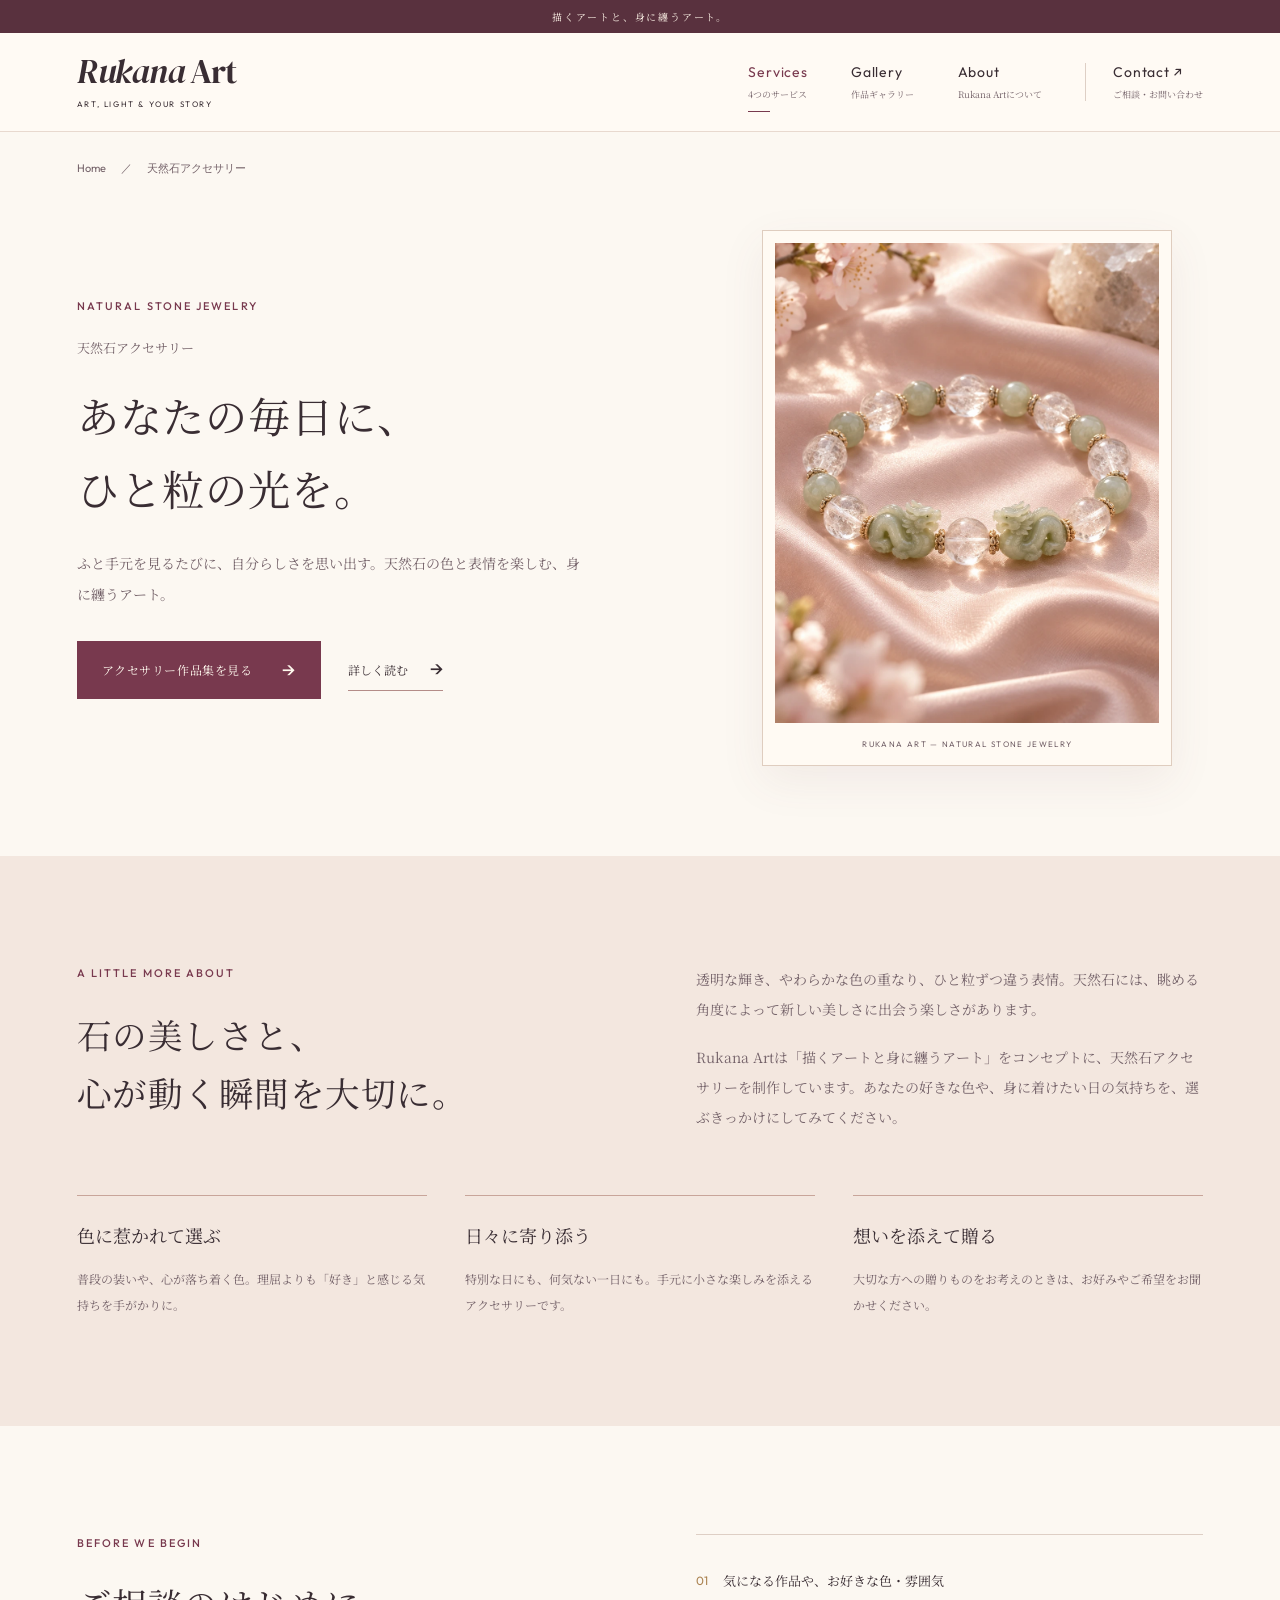
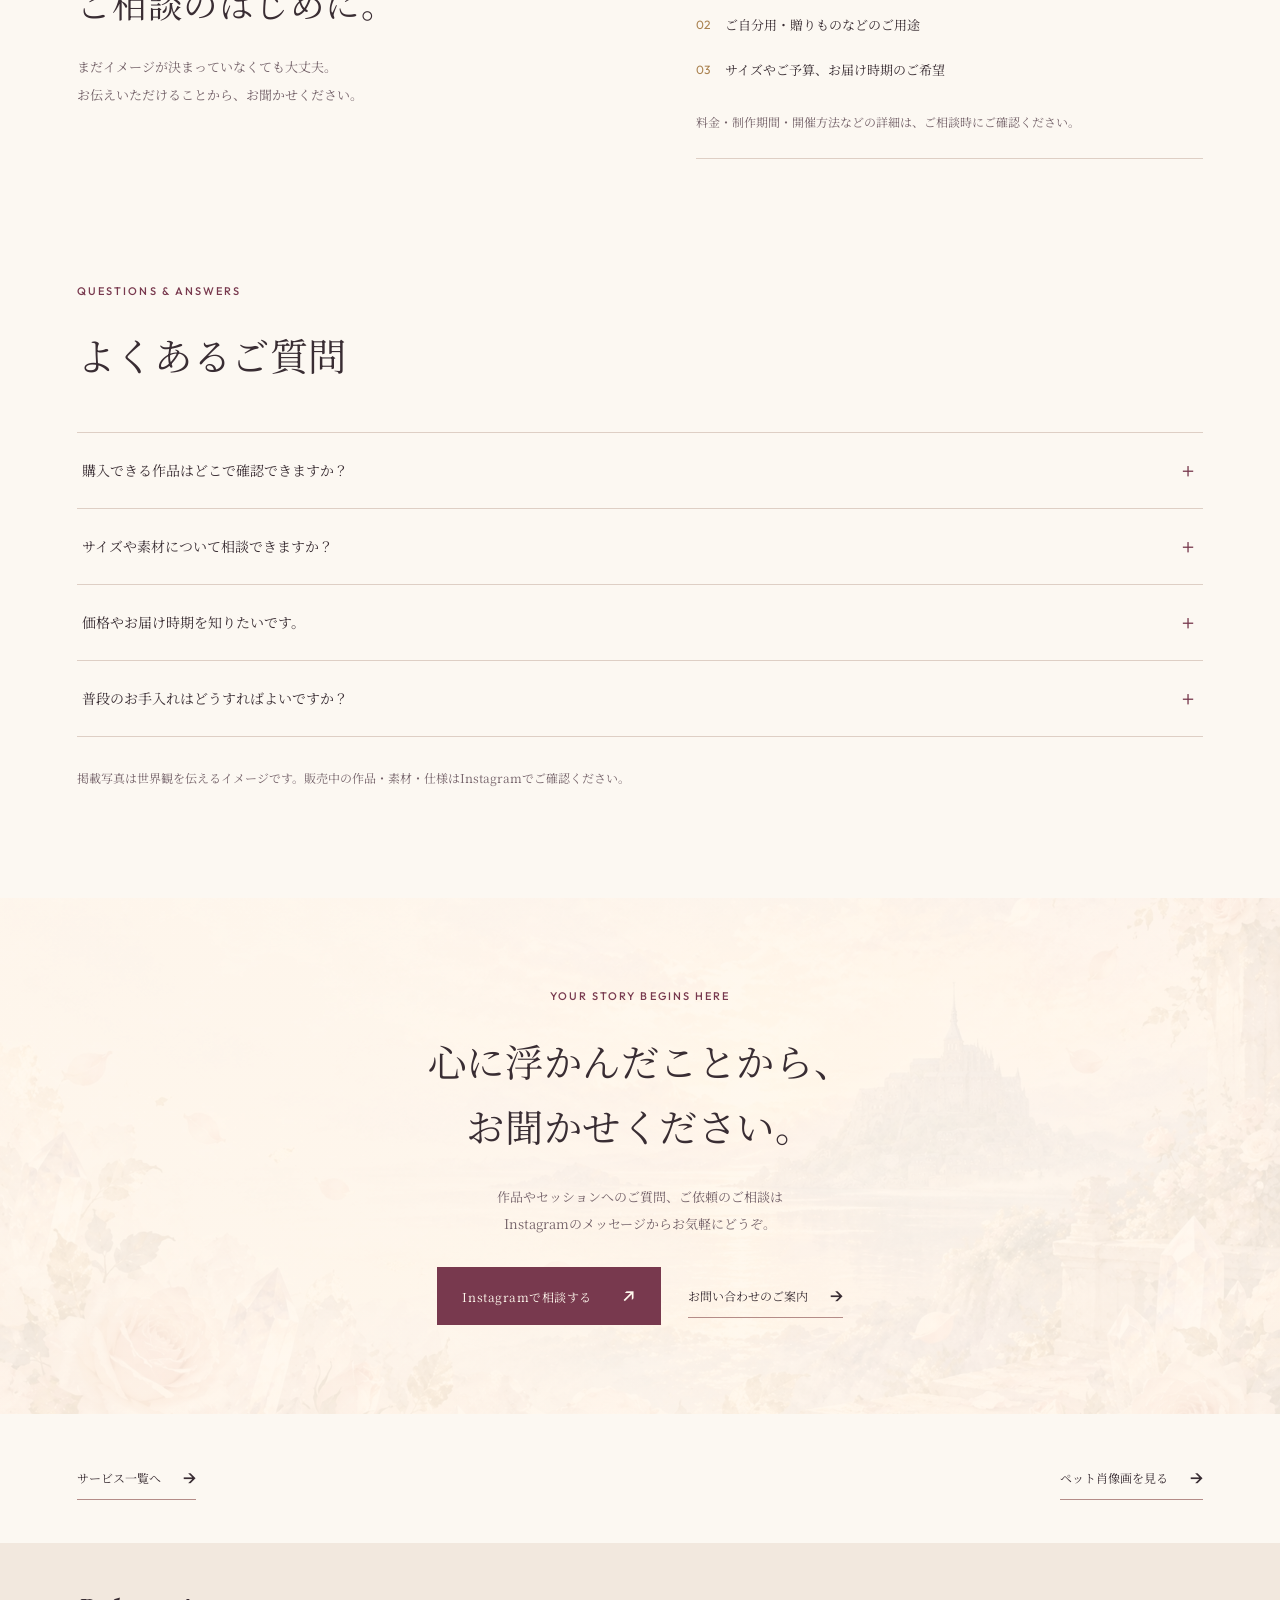
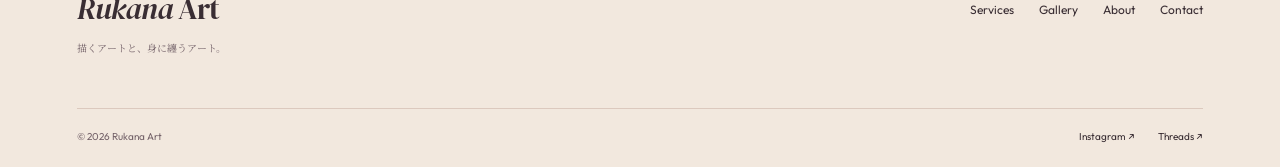
<file: jewelry.html>
<!doctype html>
<html lang="ja"><head><meta charset="UTF-8"><meta name="viewport" content="width=device-width, initial-scale=1">
<title>天然石アクセサリー | Rukana Art</title><meta name="description" content="ふと手元を見るたびに、自分らしさを思い出す。天然石の色と表情を楽しむ、身に纏うアート。">
<link rel="canonical" href="https://rukana-art.github.io/rukana-art-site/jewelry.html">
<meta property="og:type" content="website"><meta property="og:title" content="天然石アクセサリー | Rukana Art"><meta property="og:description" content="ふと手元を見るたびに、自分らしさを思い出す。天然石の色と表情を楽しむ、身に纏うアート。"><meta property="og:url" content="https://rukana-art.github.io/rukana-art-site/jewelry.html"><meta property="og:image" content="https://rukana-art.github.io/rukana-art-site/assets/hero-garden.webp"><meta property="og:locale" content="ja_JP">
<meta name="theme-color" content="#fbf6ef"><link rel="icon" href="favicon.svg" type="image/svg+xml">
<link rel="preconnect" href="https://fonts.googleapis.com"><link rel="preconnect" href="https://fonts.gstatic.com" crossorigin>
<link href="https://fonts.googleapis.com/css2?family=DM+Serif+Display:ital@0;1&family=Noto+Serif+JP:wght@400;500;600&family=Outfit:wght@400;500;600&display=swap" rel="stylesheet">
<meta name="robots" content="noimageindex">
<link rel="stylesheet" href="site.css?v=20260916f"><script src="site.js?v=20260916e" defer></script></head>
<body><a class="skip-link" href="#main">本文へスキップ</a>
  <div class="announcement">描くアートと、身に纏うアート。</div>
  <header class="nav">
    <a class="brand" href="index.html" aria-label="Rukana Art ホーム"><span>Rukana</span> Art<small>ART, LIGHT &amp; YOUR STORY</small></a>
    <button class="menu-toggle" aria-expanded="false" aria-controls="main-nav">メニュー <span aria-hidden="true">☰</span></button>
    <nav id="main-nav" aria-label="メインメニュー">
      <a href="index.html#services" aria-current="true">Services<small>4つのサービス</small></a>
      <a href="gallery.html">Gallery<small>作品ギャラリー</small></a>
      <a href="about.html">About<small>Rukana Artについて</small></a>
      <a class="nav-contact" href="contact.html">Contact <span aria-hidden="true">↗</span><small>ご相談・お問い合わせ</small></a>
    </nav>
  </header><main id="main"><nav class="breadcrumbs wrap" aria-label="パンくずリスト"><a href="index.html">Home</a><span aria-hidden="true">／</span><span aria-current="page">天然石アクセサリー</span></nav><section class="detail-hero wrap"><div><p class="eyebrow">NATURAL STONE JEWELRY</p><p class="service-label">天然石アクセサリー</p><h1>あなたの毎日に、<br>ひと粒の光を。</h1><p class="lead">ふと手元を見るたびに、自分らしさを思い出す。天然石の色と表情を楽しむ、身に纏うアート。</p><div class="button-row"><a class="button" href="jewelry-gallery.html">アクセサリー作品集を見る<span aria-hidden="true">→</span></a><a class="text-link" href="#story">詳しく読む<span aria-hidden="true">→</span></a></div></div><figure class="detail-visual "><img src="assets/natural-stone-bracelet.webp" alt="淡いピンクと透明な天然石を組み合わせたブレスレットのイメージ" width="1122" height="1402" fetchpriority="high"><figcaption>RUKANA ART — NATURAL STONE JEWELRY</figcaption></figure></section>
  <section class="section story" id="story"><div class="wrap split-copy"><div><p class="eyebrow">A LITTLE MORE ABOUT</p><h2>石の美しさと、<br>心が動く瞬間を大切に。</h2></div><div><p>透明な輝き、やわらかな色の重なり、ひと粒ずつ違う表情。天然石には、眺める角度によって新しい美しさに出会う楽しさがあります。</p><p>Rukana Artは「描くアートと身に纏うアート」をコンセプトに、天然石アクセサリーを制作しています。あなたの好きな色や、身に着けたい日の気持ちを、選ぶきっかけにしてみてください。</p></div></div><div class="wrap feature-grid"><article><h3>色に惹かれて選ぶ</h3><p>普段の装いや、心が落ち着く色。理屈よりも「好き」と感じる気持ちを手がかりに。</p></article><article><h3>日々に寄り添う</h3><p>特別な日にも、何気ない一日にも。手元に小さな楽しみを添えるアクセサリーです。</p></article><article><h3>想いを添えて贈る</h3><p>大切な方への贈りものをお考えのときは、お好みやご希望をお聞かせください。</p></article></div></section>

  <section class="section preparation"><div class="wrap split-copy"><div><p class="eyebrow">BEFORE WE BEGIN</p><h2>ご相談のはじめに。</h2><p>まだイメージが決まっていなくても大丈夫。<br>お伝えいただけることから、お聞かせください。</p></div><div class="prepare-panel"><ol><li>気になる作品や、お好きな色・雰囲気</li><li>ご自分用・贈りものなどのご用途</li><li>サイズやご予算、お届け時期のご希望</li></ol><p class="small-note">料金・制作期間・開催方法などの詳細は、ご相談時にご確認ください。</p></div></div></section>
  <section class="section faq-section wrap"><div class="section-head"><div><p class="eyebrow">QUESTIONS & ANSWERS</p><h2>よくあるご質問</h2></div></div><div class="faq"><details><summary>購入できる作品はどこで確認できますか？<span aria-hidden="true">＋</span></summary><p>最新の作品や販売のご案内はInstagramをご覧ください。気になる投稿を添えてお問い合わせいただくとスムーズです。</p></details><details><summary>サイズや素材について相談できますか？<span aria-hidden="true">＋</span></summary><p>手首のサイズ、お好みの色、金属アレルギーなど気になる点をお知らせください。作品ごとの素材・仕様と対応可能な内容をご確認いただけます。</p></details><details><summary>価格やお届け時期を知りたいです。<span aria-hidden="true">＋</span></summary><p>作品やご希望の内容によって異なるため、Instagramからお問い合わせください。</p></details><details><summary>普段のお手入れはどうすればよいですか？<span aria-hidden="true">＋</span></summary><p>石や金属によって適した扱い方が異なります。ご購入時に、使用している素材とお手入れ方法をご確認ください。</p></details></div><p class="small-note service-note">掲載写真は世界観を伝えるイメージです。販売中の作品・素材・仕様はInstagramでご確認ください。</p></section>
  <section class="consult section"><div class="wrap"><p class="eyebrow">YOUR STORY BEGINS HERE</p><h2>心に浮かんだことから、<br>お聞かせください。</h2><p>作品やセッションへのご質問、ご依頼のご相談は<br class="desktop-only">Instagramのメッセージからお気軽にどうぞ。</p><div class="button-row"><a class="button" href="https://www.instagram.com/rukana_art/" target="_blank" rel="noopener noreferrer">Instagramで相談する<span aria-hidden="true">↗</span></a><a class="text-link" href="contact.html">お問い合わせのご案内<span aria-hidden="true">→</span></a></div></div></section><nav class="service-next wrap" aria-label="ほかのサービス"><a class="text-link" href="index.html#services">サービス一覧へ<span aria-hidden="true">→</span></a><a class="text-link" href="pet-portrait.html">ペット肖像画を見る<span aria-hidden="true">→</span></a></nav></main><footer class="footer"><div><a class="brand" href="index.html"><span>Rukana</span> Art</a><p>描くアートと、身に纏うアート。</p></div><nav aria-label="フッターメニュー"><a href="index.html#services">Services</a><a href="gallery.html">Gallery</a><a href="about.html">About</a><a href="contact.html">Contact</a></nav><div class="footer-bottom"><p>© 2026 Rukana Art</p><div><a href="https://www.instagram.com/rukana_art/" target="_blank" rel="noopener noreferrer">Instagram ↗</a><a href="https://www.threads.com/@rukana_art" target="_blank" rel="noopener noreferrer">Threads ↗</a></div></div></footer></body></html>
</file>
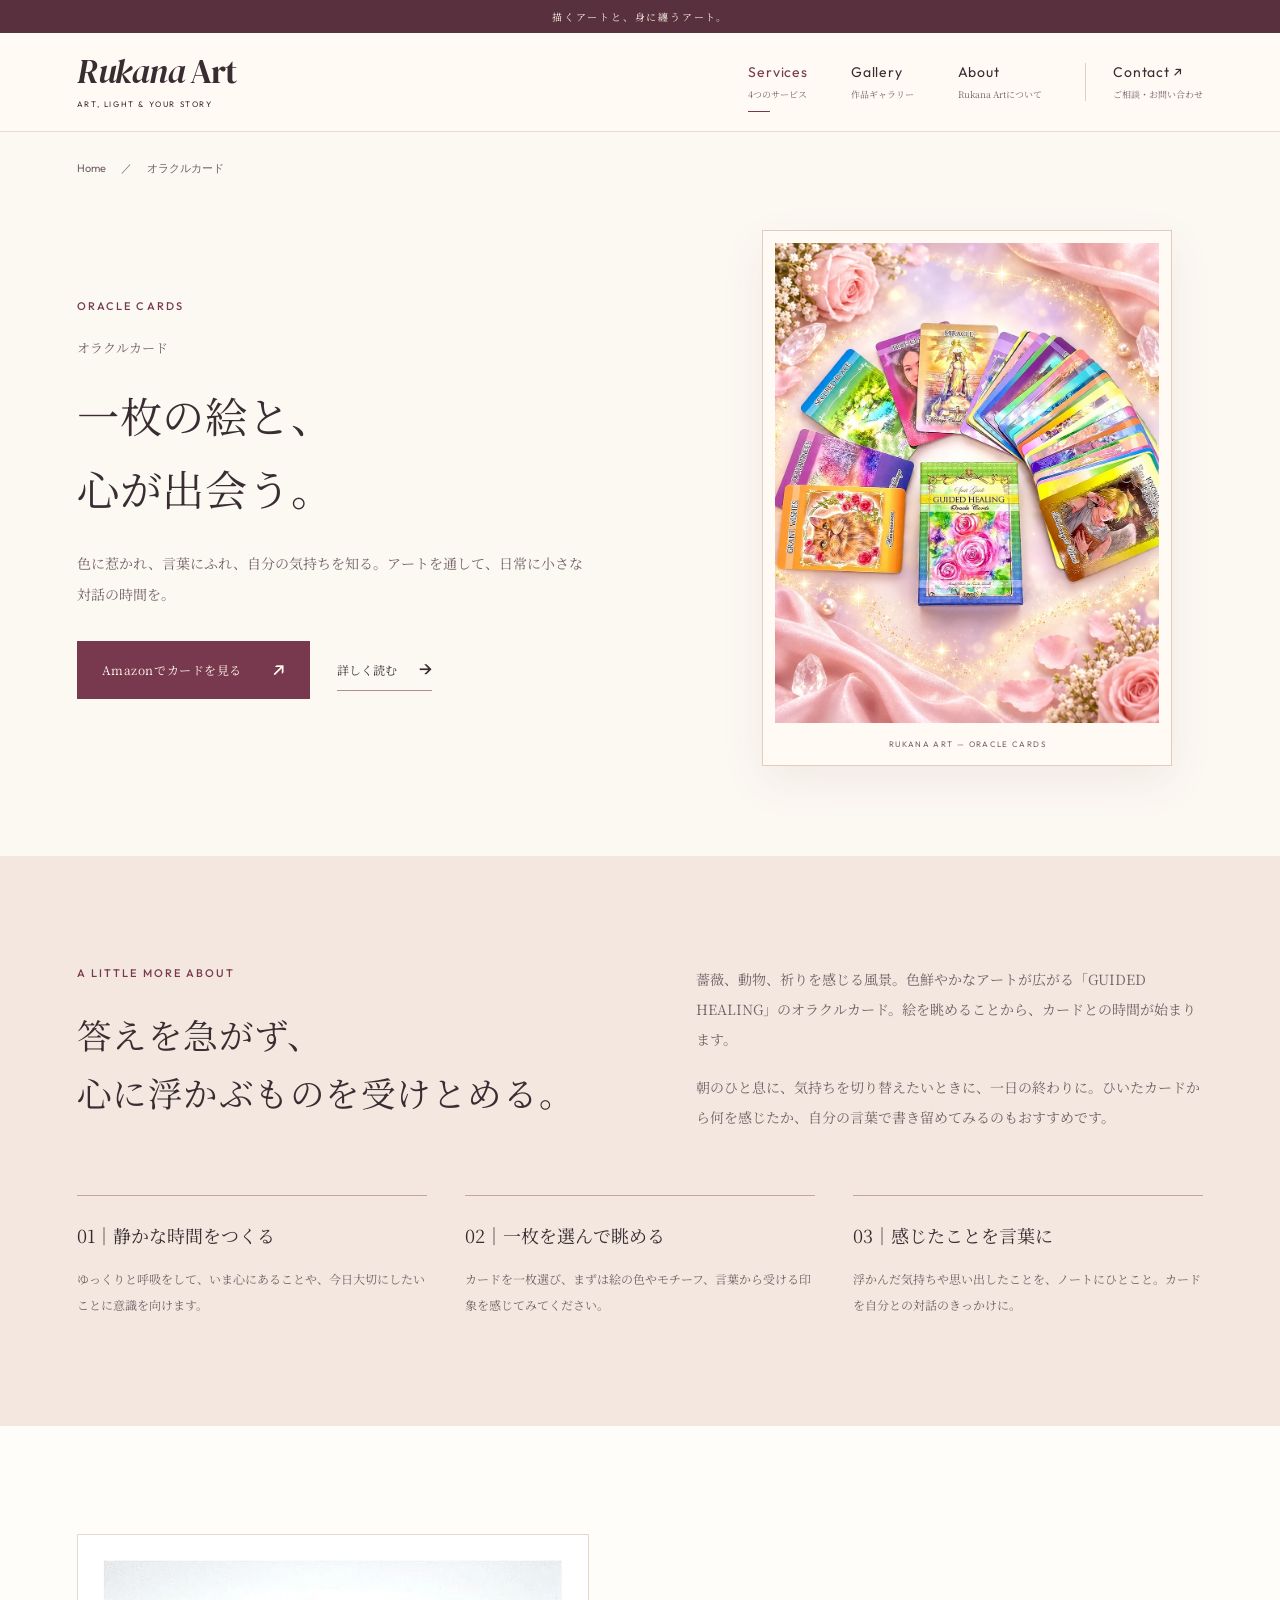
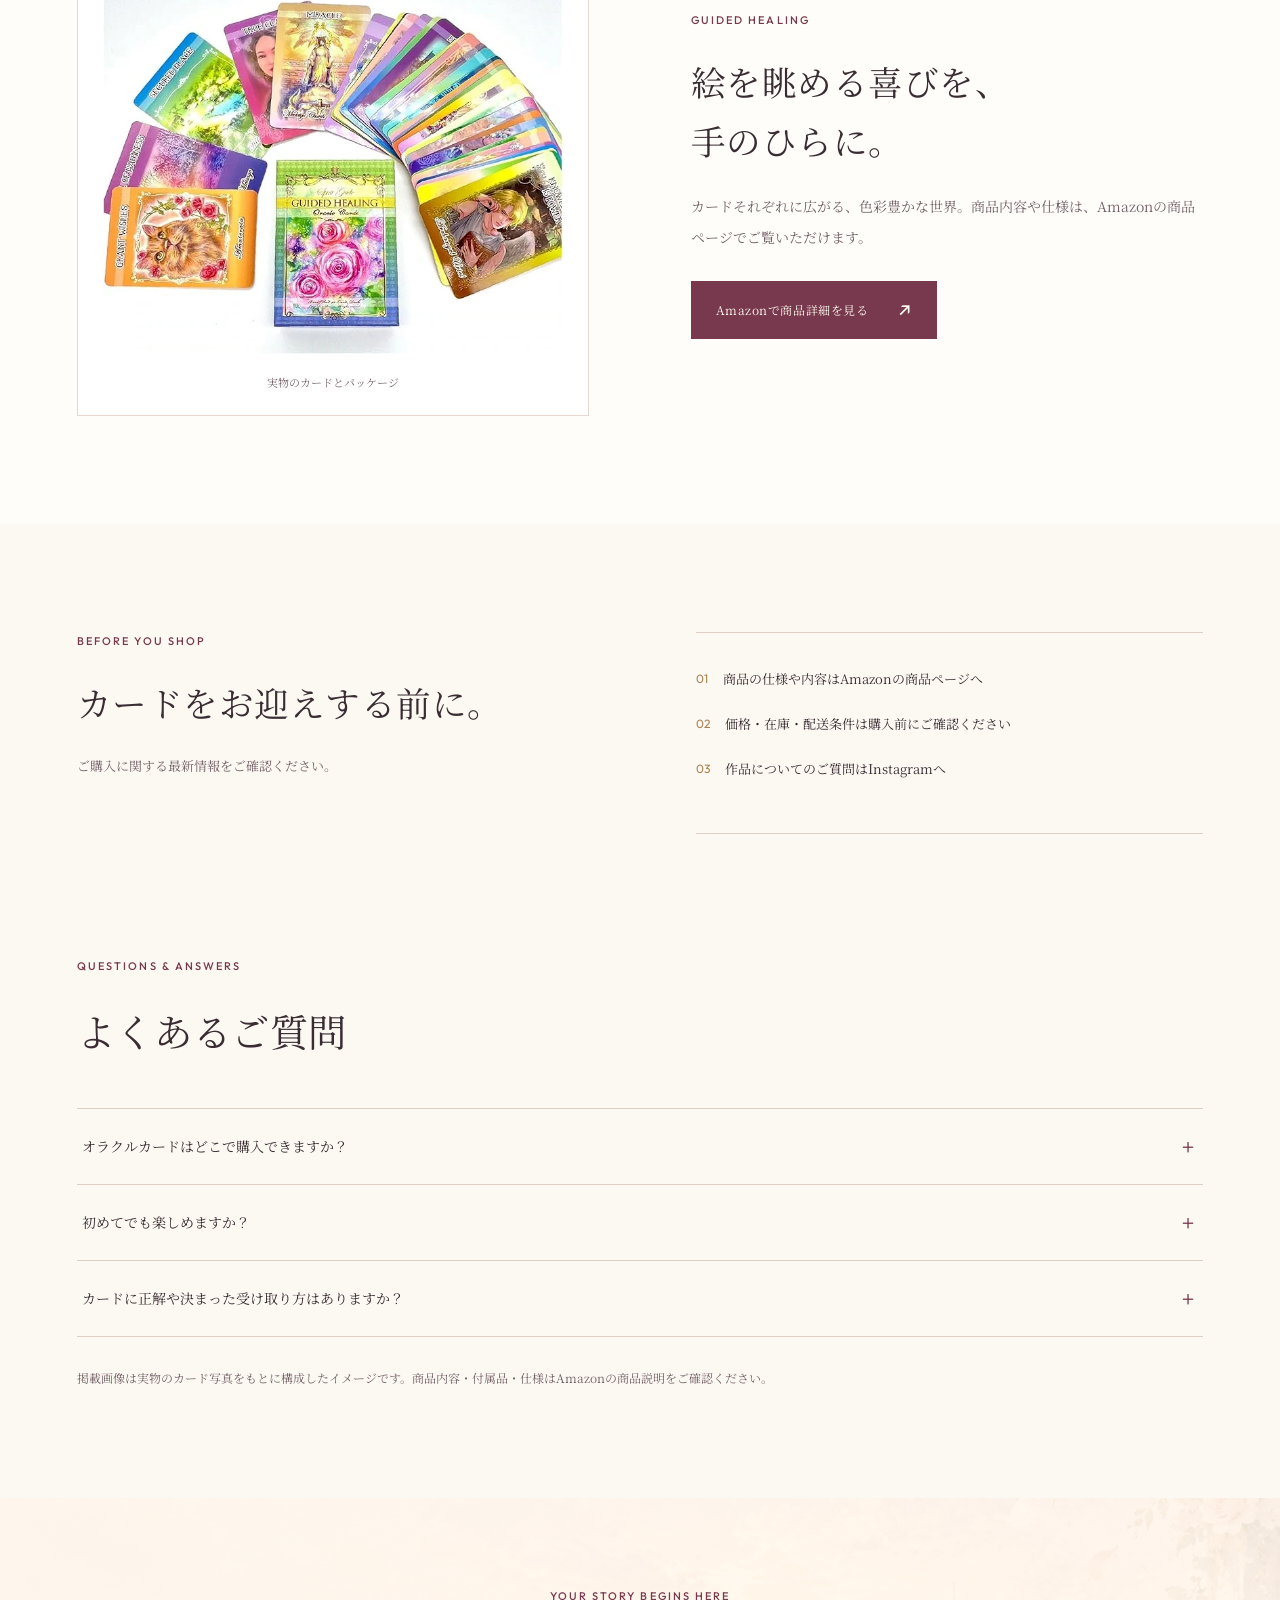
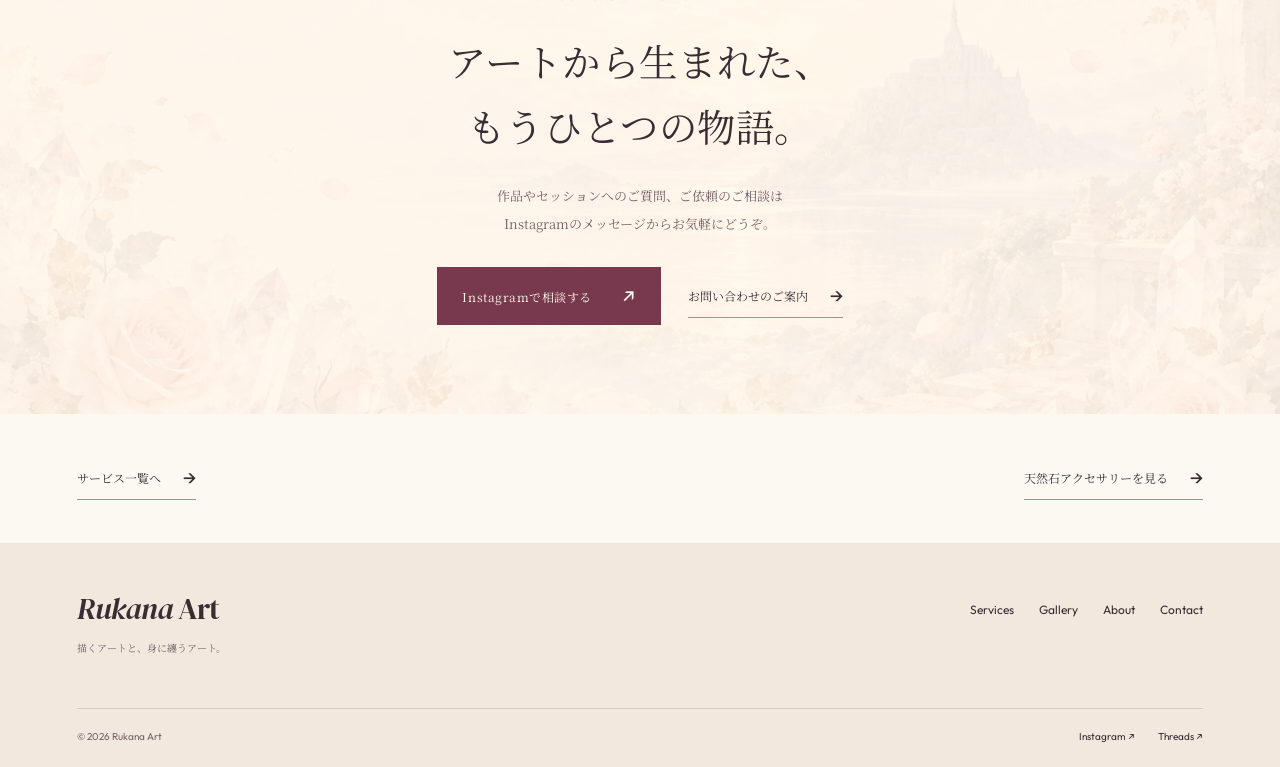
<file: oracle-cards.html>
<!doctype html>
<html lang="ja"><head><meta charset="UTF-8"><meta name="viewport" content="width=device-width, initial-scale=1">
<title>オラクルカード | Rukana Art</title><meta name="description" content="色に惹かれ、言葉にふれ、自分の気持ちを知る。アートを通して、日常に小さな対話の時間を。">
<link rel="canonical" href="https://rukana-art.github.io/rukana-art-site/oracle-cards.html">
<meta property="og:type" content="website"><meta property="og:title" content="オラクルカード | Rukana Art"><meta property="og:description" content="色に惹かれ、言葉にふれ、自分の気持ちを知る。アートを通して、日常に小さな対話の時間を。"><meta property="og:url" content="https://rukana-art.github.io/rukana-art-site/oracle-cards.html"><meta property="og:image" content="https://rukana-art.github.io/rukana-art-site/assets/hero-garden.webp"><meta property="og:locale" content="ja_JP">
<meta name="theme-color" content="#fbf6ef"><link rel="icon" href="favicon.svg" type="image/svg+xml">
<link rel="preconnect" href="https://fonts.googleapis.com"><link rel="preconnect" href="https://fonts.gstatic.com" crossorigin>
<link href="https://fonts.googleapis.com/css2?family=DM+Serif+Display:ital@0;1&family=Noto+Serif+JP:wght@400;500;600&family=Outfit:wght@400;500;600&display=swap" rel="stylesheet">
<meta name="robots" content="noimageindex">
<link rel="stylesheet" href="site.css?v=20260916f"><script src="site.js?v=20260916e" defer></script></head>
<body><a class="skip-link" href="#main">本文へスキップ</a>
  <div class="announcement">描くアートと、身に纏うアート。</div>
  <header class="nav">
    <a class="brand" href="index.html" aria-label="Rukana Art ホーム"><span>Rukana</span> Art<small>ART, LIGHT &amp; YOUR STORY</small></a>
    <button class="menu-toggle" aria-expanded="false" aria-controls="main-nav">メニュー <span aria-hidden="true">☰</span></button>
    <nav id="main-nav" aria-label="メインメニュー">
      <a href="index.html#services" aria-current="true">Services<small>4つのサービス</small></a>
      <a href="gallery.html">Gallery<small>作品ギャラリー</small></a>
      <a href="about.html">About<small>Rukana Artについて</small></a>
      <a class="nav-contact" href="contact.html">Contact <span aria-hidden="true">↗</span><small>ご相談・お問い合わせ</small></a>
    </nav>
  </header><main id="main"><nav class="breadcrumbs wrap" aria-label="パンくずリスト"><a href="index.html">Home</a><span aria-hidden="true">／</span><span aria-current="page">オラクルカード</span></nav><section class="detail-hero wrap"><div><p class="eyebrow">ORACLE CARDS</p><p class="service-label">オラクルカード</p><h1>一枚の絵と、<br>心が出会う。</h1><p class="lead">色に惹かれ、言葉にふれ、自分の気持ちを知る。アートを通して、日常に小さな対話の時間を。</p><div class="button-row"><a class="button" href="https://www.amazon.co.jp/dp/B0CXY21YQ3" target="_blank" rel="noopener noreferrer">Amazonでカードを見る<span aria-hidden="true">↗</span></a><a class="text-link" href="#story">詳しく読む<span aria-hidden="true">→</span></a></div></div><figure class="detail-visual "><img src="assets/oracle-card-deck-portrait.webp" alt="実物のGUIDED HEALINGオラクルカードを使ったイメージ" width="1122" height="1402" fetchpriority="high"><figcaption>RUKANA ART — ORACLE CARDS</figcaption></figure></section>
  <section class="section story" id="story"><div class="wrap split-copy"><div><p class="eyebrow">A LITTLE MORE ABOUT</p><h2>答えを急がず、<br>心に浮かぶものを受けとめる。</h2></div><div><p>薔薇、動物、祈りを感じる風景。色鮮やかなアートが広がる「GUIDED HEALING」のオラクルカード。絵を眺めることから、カードとの時間が始まります。</p><p>朝のひと息に、気持ちを切り替えたいときに、一日の終わりに。ひいたカードから何を感じたか、自分の言葉で書き留めてみるのもおすすめです。</p></div></div><div class="wrap feature-grid"><article><h3>01｜静かな時間をつくる</h3><p>ゆっくりと呼吸をして、いま心にあることや、今日大切にしたいことに意識を向けます。</p></article><article><h3>02｜一枚を選んで眺める</h3><p>カードを一枚選び、まずは絵の色やモチーフ、言葉から受ける印象を感じてみてください。</p></article><article><h3>03｜感じたことを言葉に</h3><p>浮かんだ気持ちや思い出したことを、ノートにひとこと。カードを自分との対話のきっかけに。</p></article></div></section>
  <section class="section product-section"><div class="wrap product-grid"><figure class="product-photo"><img src="assets/oracle-product.webp" alt="GUIDED HEALINGオラクルカードの箱と、扇状に並べた実物のカード写真" width="679" height="582" loading="lazy"><figcaption>実物のカードとパッケージ</figcaption></figure><div><p class="eyebrow">GUIDED HEALING</p><h2>絵を眺める喜びを、<br>手のひらに。</h2><p>カードそれぞれに広がる、色彩豊かな世界。商品内容や仕様は、Amazonの商品ページでご覧いただけます。</p><a class="button" href="https://www.amazon.co.jp/dp/B0CXY21YQ3" target="_blank" rel="noopener noreferrer">Amazonで商品詳細を見る<span aria-hidden="true">↗</span></a></div></div></section>
  <section class="section preparation"><div class="wrap split-copy"><div><p class="eyebrow">BEFORE YOU SHOP</p><h2>カードをお迎えする前に。</h2><p>ご購入に関する最新情報をご確認ください。</p></div><div class="prepare-panel"><ol><li>商品の仕様や内容はAmazonの商品ページへ</li><li>価格・在庫・配送条件は購入前にご確認ください</li><li>作品についてのご質問はInstagramへ</li></ol></div></div></section>
  <section class="section faq-section wrap"><div class="section-head"><div><p class="eyebrow">QUESTIONS & ANSWERS</p><h2>よくあるご質問</h2></div></div><div class="faq"><details><summary>オラクルカードはどこで購入できますか？<span aria-hidden="true">＋</span></summary><p>このページの「Amazonでカードを見る」から商品ページへ進めます。販売状況・価格・配送条件はAmazonでご確認ください。</p></details><details><summary>初めてでも楽しめますか？<span aria-hidden="true">＋</span></summary><p>まずは一枚選んで、絵を眺めることから。詳しい内容や付属品については、商品ページの説明をご確認ください。</p></details><details><summary>カードに正解や決まった受け取り方はありますか？<span aria-hidden="true">＋</span></summary><p>このページでは、ご自身の気持ちを見つめる使い方をご紹介しています。受け取る印象や気づきを、ご自身のペースで楽しんでください。</p></details></div><p class="small-note service-note">掲載画像は実物のカード写真をもとに構成したイメージです。商品内容・付属品・仕様はAmazonの商品説明をご確認ください。</p></section>
  <section class="consult section"><div class="wrap"><p class="eyebrow">YOUR STORY BEGINS HERE</p><h2>アートから生まれた、<br>もうひとつの物語。</h2><p>作品やセッションへのご質問、ご依頼のご相談は<br class="desktop-only">Instagramのメッセージからお気軽にどうぞ。</p><div class="button-row"><a class="button" href="https://www.instagram.com/rukana_art/" target="_blank" rel="noopener noreferrer">Instagramで相談する<span aria-hidden="true">↗</span></a><a class="text-link" href="contact.html">お問い合わせのご案内<span aria-hidden="true">→</span></a></div></div></section><nav class="service-next wrap" aria-label="ほかのサービス"><a class="text-link" href="index.html#services">サービス一覧へ<span aria-hidden="true">→</span></a><a class="text-link" href="jewelry.html">天然石アクセサリーを見る<span aria-hidden="true">→</span></a></nav></main><footer class="footer"><div><a class="brand" href="index.html"><span>Rukana</span> Art</a><p>描くアートと、身に纏うアート。</p></div><nav aria-label="フッターメニュー"><a href="index.html#services">Services</a><a href="gallery.html">Gallery</a><a href="about.html">About</a><a href="contact.html">Contact</a></nav><div class="footer-bottom"><p>© 2026 Rukana Art</p><div><a href="https://www.instagram.com/rukana_art/" target="_blank" rel="noopener noreferrer">Instagram ↗</a><a href="https://www.threads.com/@rukana_art" target="_blank" rel="noopener noreferrer">Threads ↗</a></div></div></footer></body></html>
</file>
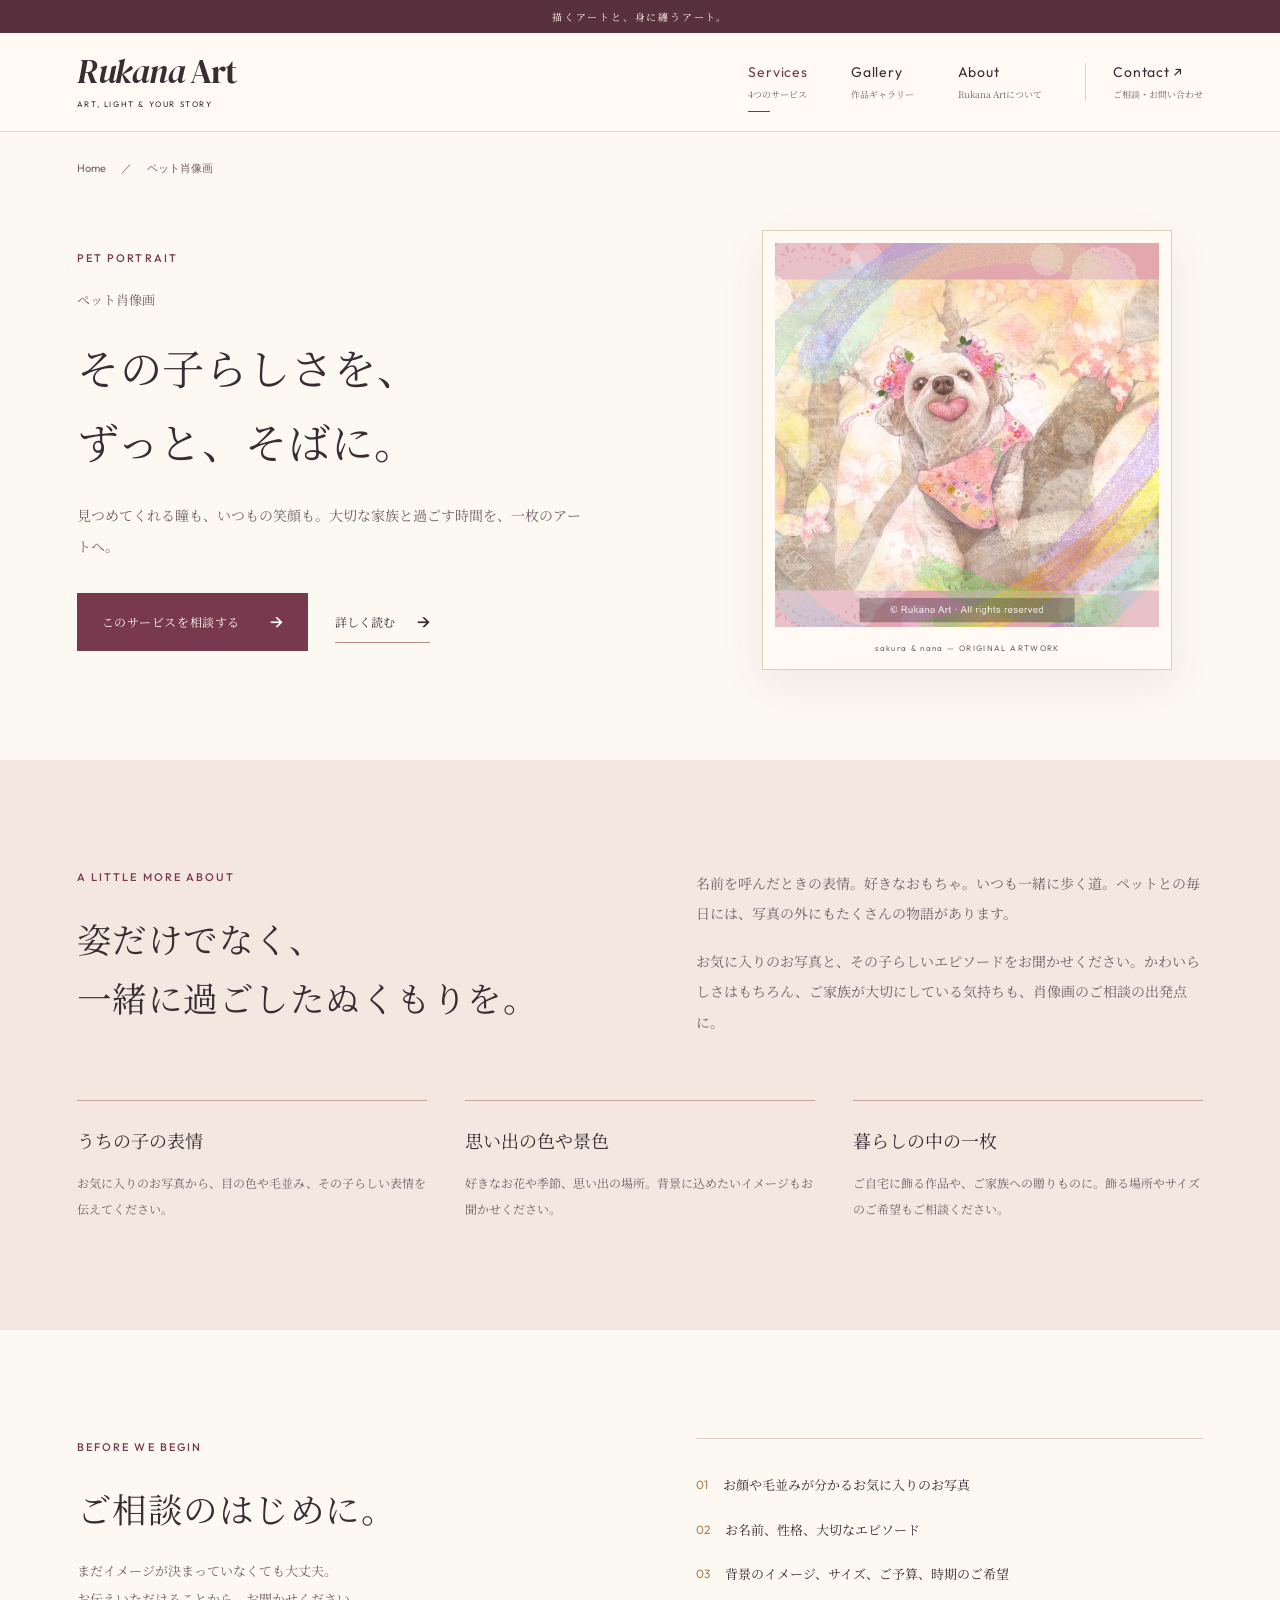
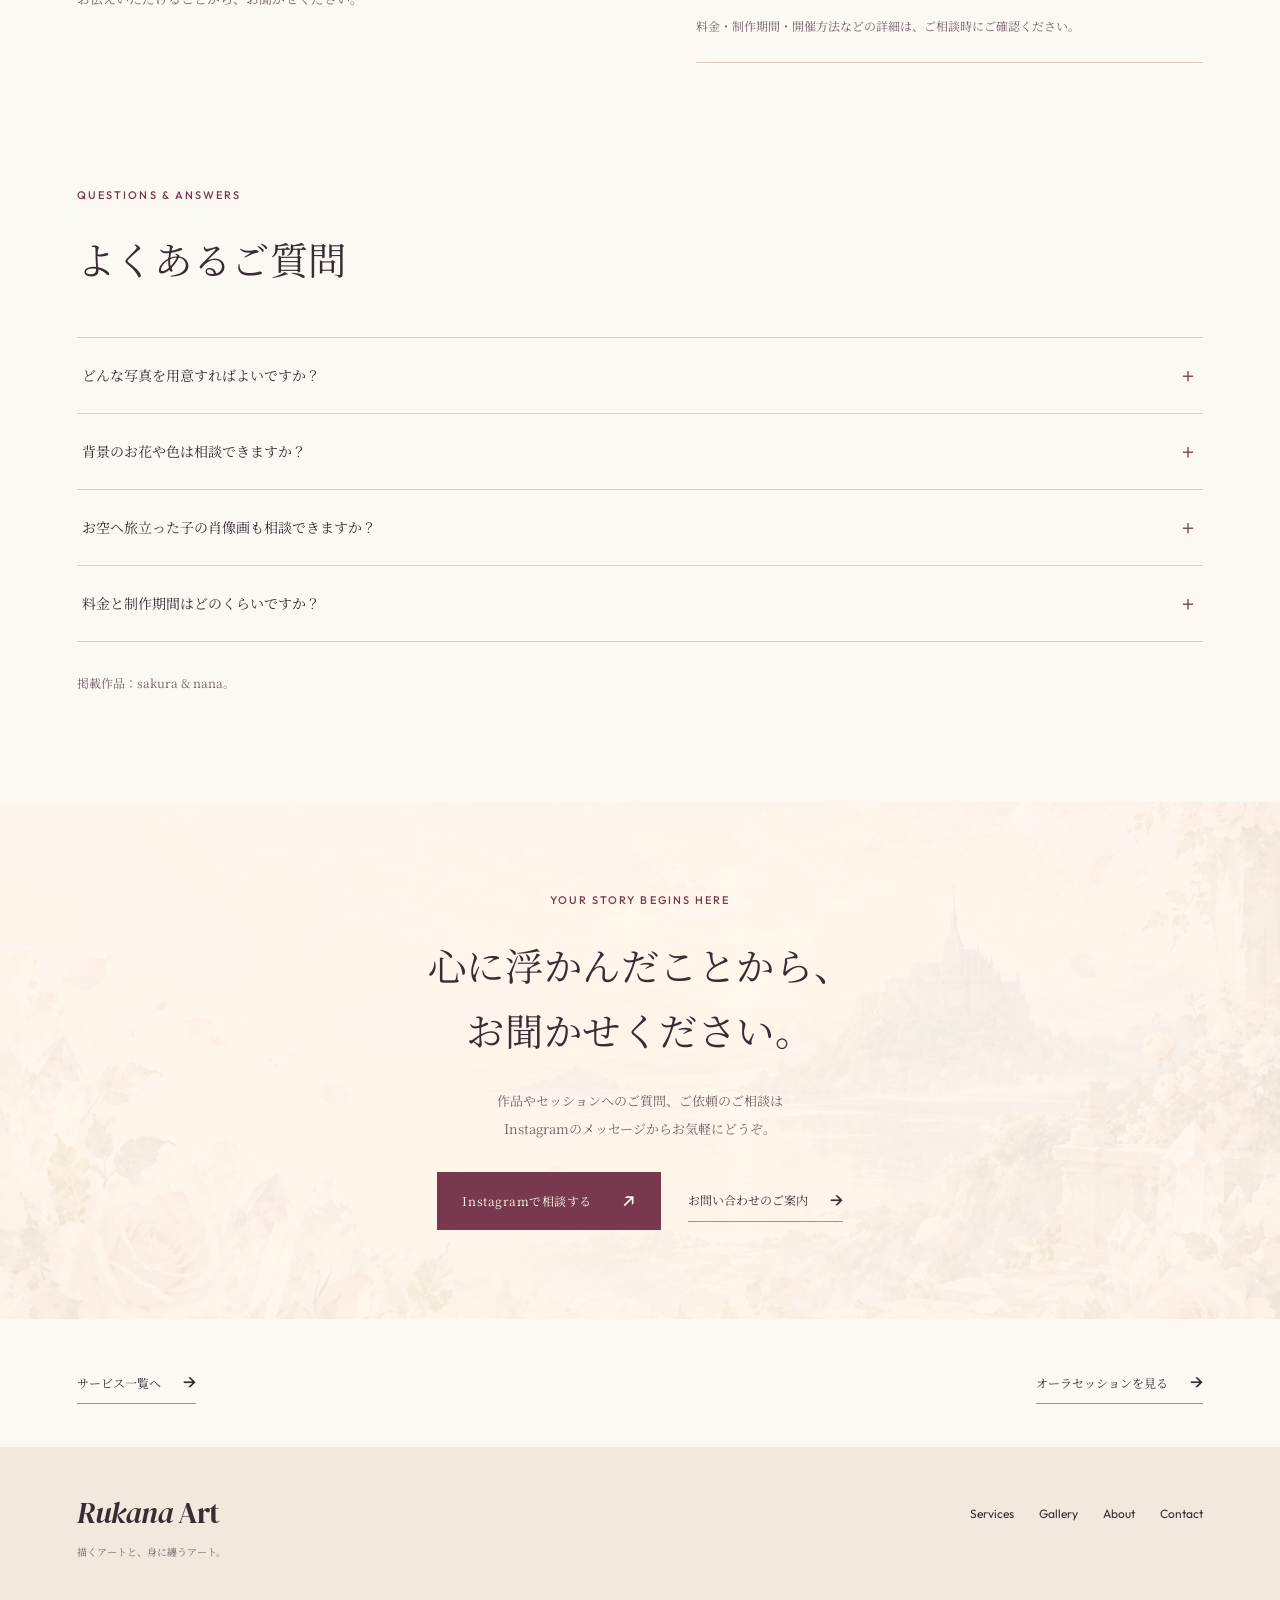
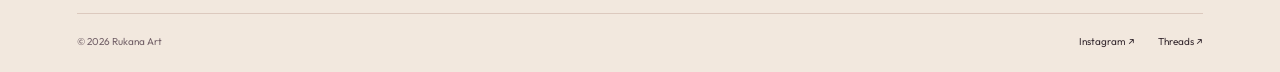
<file: pet-portrait.html>
<!doctype html>
<html lang="ja"><head><meta charset="UTF-8"><meta name="viewport" content="width=device-width, initial-scale=1">
<title>ペット肖像画 | Rukana Art</title><meta name="description" content="見つめてくれる瞳も、いつもの笑顔も。大切な家族と過ごす時間を、一枚のアートへ。">
<link rel="canonical" href="https://rukana-art.github.io/rukana-art-site/pet-portrait.html">
<meta property="og:type" content="website"><meta property="og:title" content="ペット肖像画 | Rukana Art"><meta property="og:description" content="見つめてくれる瞳も、いつもの笑顔も。大切な家族と過ごす時間を、一枚のアートへ。"><meta property="og:url" content="https://rukana-art.github.io/rukana-art-site/pet-portrait.html"><meta property="og:image" content="https://rukana-art.github.io/rukana-art-site/assets/hero-garden.webp"><meta property="og:locale" content="ja_JP">
<meta name="theme-color" content="#fbf6ef"><link rel="icon" href="favicon.svg" type="image/svg+xml">
<link rel="preconnect" href="https://fonts.googleapis.com"><link rel="preconnect" href="https://fonts.gstatic.com" crossorigin>
<link href="https://fonts.googleapis.com/css2?family=DM+Serif+Display:ital@0;1&family=Noto+Serif+JP:wght@400;500;600&family=Outfit:wght@400;500;600&display=swap" rel="stylesheet">
<meta name="robots" content="noimageindex">
<link rel="stylesheet" href="site.css?v=20260916f"><script src="site.js?v=20260916e" defer></script></head>
<body><a class="skip-link" href="#main">本文へスキップ</a>
  <div class="announcement">描くアートと、身に纏うアート。</div>
  <header class="nav">
    <a class="brand" href="index.html" aria-label="Rukana Art ホーム"><span>Rukana</span> Art<small>ART, LIGHT &amp; YOUR STORY</small></a>
    <button class="menu-toggle" aria-expanded="false" aria-controls="main-nav">メニュー <span aria-hidden="true">☰</span></button>
    <nav id="main-nav" aria-label="メインメニュー">
      <a href="index.html#services" aria-current="true">Services<small>4つのサービス</small></a>
      <a href="gallery.html">Gallery<small>作品ギャラリー</small></a>
      <a href="about.html">About<small>Rukana Artについて</small></a>
      <a class="nav-contact" href="contact.html">Contact <span aria-hidden="true">↗</span><small>ご相談・お問い合わせ</small></a>
    </nav>
  </header><main id="main"><nav class="breadcrumbs wrap" aria-label="パンくずリスト"><a href="index.html">Home</a><span aria-hidden="true">／</span><span aria-current="page">ペット肖像画</span></nav><section class="detail-hero wrap"><div><p class="eyebrow">PET PORTRAIT</p><p class="service-label">ペット肖像画</p><h1>その子らしさを、<br>ずっと、そばに。</h1><p class="lead">見つめてくれる瞳も、いつもの笑顔も。大切な家族と過ごす時間を、一枚のアートへ。</p><div class="button-row"><a class="button" href="contact.html?service=pet-portrait">このサービスを相談する<span aria-hidden="true">→</span></a><a class="text-link" href="#story">詳しく読む<span aria-hidden="true">→</span></a></div></div><figure class="detail-visual original-art"><img src="assets/gallery/sakura-nana.webp" alt="桜と虹に囲まれ、花飾りとピンクのバンダナをつけた犬のナナの原画" width="2048" height="2048" fetchpriority="high"><figcaption>sakura & nana — ORIGINAL ARTWORK</figcaption></figure></section>
  <section class="section story" id="story"><div class="wrap split-copy"><div><p class="eyebrow">A LITTLE MORE ABOUT</p><h2>姿だけでなく、<br>一緒に過ごしたぬくもりを。</h2></div><div><p>名前を呼んだときの表情。好きなおもちゃ。いつも一緒に歩く道。ペットとの毎日には、写真の外にもたくさんの物語があります。</p><p>お気に入りのお写真と、その子らしいエピソードをお聞かせください。かわいらしさはもちろん、ご家族が大切にしている気持ちも、肖像画のご相談の出発点に。</p></div></div><div class="wrap feature-grid"><article><h3>うちの子の表情</h3><p>お気に入りのお写真から、目の色や毛並み、その子らしい表情を伝えてください。</p></article><article><h3>思い出の色や景色</h3><p>好きなお花や季節、思い出の場所。背景に込めたいイメージもお聞かせください。</p></article><article><h3>暮らしの中の一枚</h3><p>ご自宅に飾る作品や、ご家族への贈りものに。飾る場所やサイズのご希望もご相談ください。</p></article></div></section>

  <section class="section preparation"><div class="wrap split-copy"><div><p class="eyebrow">BEFORE WE BEGIN</p><h2>ご相談のはじめに。</h2><p>まだイメージが決まっていなくても大丈夫。<br>お伝えいただけることから、お聞かせください。</p></div><div class="prepare-panel"><ol><li>お顔や毛並みが分かるお気に入りのお写真</li><li>お名前、性格、大切なエピソード</li><li>背景のイメージ、サイズ、ご予算、時期のご希望</li></ol><p class="small-note">料金・制作期間・開催方法などの詳細は、ご相談時にご確認ください。</p></div></div></section>
  <section class="section faq-section wrap"><div class="section-head"><div><p class="eyebrow">QUESTIONS & ANSWERS</p><h2>よくあるご質問</h2></div></div><div class="faq"><details><summary>どんな写真を用意すればよいですか？<span aria-hidden="true">＋</span></summary><p>お顔・目・毛並みがはっきり分かる写真がおすすめです。表情が違う写真を数枚お持ちでしたら、あわせてご相談ください。</p></details><details><summary>背景のお花や色は相談できますか？<span aria-hidden="true">＋</span></summary><p>お好きなお花や季節、イメージする色などをお聞かせください。表現できる内容はご相談時に確認します。</p></details><details><summary>お空へ旅立った子の肖像画も相談できますか？<span aria-hidden="true">＋</span></summary><p>大切なお写真と思い出を添えてご相談ください。お写真の状態やご希望に応じて、制作できる内容を確認します。</p></details><details><summary>料金と制作期間はどのくらいですか？<span aria-hidden="true">＋</span></summary><p>サイズ、描く頭数、背景などのご希望をお伺いしてご案内します。記念日などがある場合は、ご希望の日程もお知らせください。</p></details></div><p class="small-note service-note">掲載作品：sakura & nana。</p></section>
  <section class="consult section"><div class="wrap"><p class="eyebrow">YOUR STORY BEGINS HERE</p><h2>心に浮かんだことから、<br>お聞かせください。</h2><p>作品やセッションへのご質問、ご依頼のご相談は<br class="desktop-only">Instagramのメッセージからお気軽にどうぞ。</p><div class="button-row"><a class="button" href="https://www.instagram.com/rukana_art/" target="_blank" rel="noopener noreferrer">Instagramで相談する<span aria-hidden="true">↗</span></a><a class="text-link" href="contact.html">お問い合わせのご案内<span aria-hidden="true">→</span></a></div></div></section><nav class="service-next wrap" aria-label="ほかのサービス"><a class="text-link" href="index.html#services">サービス一覧へ<span aria-hidden="true">→</span></a><a class="text-link" href="aura-session.html">オーラセッションを見る<span aria-hidden="true">→</span></a></nav></main><footer class="footer"><div><a class="brand" href="index.html"><span>Rukana</span> Art</a><p>描くアートと、身に纏うアート。</p></div><nav aria-label="フッターメニュー"><a href="index.html#services">Services</a><a href="gallery.html">Gallery</a><a href="about.html">About</a><a href="contact.html">Contact</a></nav><div class="footer-bottom"><p>© 2026 Rukana Art</p><div><a href="https://www.instagram.com/rukana_art/" target="_blank" rel="noopener noreferrer">Instagram ↗</a><a href="https://www.threads.com/@rukana_art" target="_blank" rel="noopener noreferrer">Threads ↗</a></div></div></footer></body></html>
</file>
<file: site.css>
:root{--ink:#392d33;--wine:#78394e;--muted:#746269;--cream:#fcf8f2;--rose:#f3e5df;--gold:#aa8250;--line:#decfc5;--serif:'Noto Serif JP','Yu Mincho',serif;--display:'DM Serif Display',Georgia,serif;--sans:'Outfit',sans-serif}
*{box-sizing:border-box}html{scroll-behavior:smooth;scroll-padding-top:26px}body{margin:0;background:var(--cream);color:var(--ink);font-family:var(--serif);-webkit-font-smoothing:antialiased}body:has(.art-dialog[open]){overflow:hidden}a{color:inherit;text-decoration:none}img{max-width:100%;display:block}figure,h1,h2,h3,p{margin:0}button,input,select,textarea{font:inherit}button,a{-webkit-tap-highlight-color:transparent}button{cursor:pointer}:focus-visible{outline:2px solid var(--wine);outline-offset:5px}::selection{background:#eacbd3}p{font-size:14px;line-height:2.15}p+p{margin-top:18px}h1,h2,h3{font-weight:400}h1{font-size:clamp(36px,4vw,60px);line-height:1.65;letter-spacing:.02em}h2{font-size:clamp(27px,3vw,42px);line-height:1.7;letter-spacing:.015em}h3{font-size:19px;line-height:1.7}.wrap{width:min(1180px,88%);margin-inline:auto}.section{padding-block:108px}.eyebrow{color:var(--wine);font:500 11px/1.7 var(--sans);letter-spacing:.19em;margin:0 0 22px}.small-note{font-size:12px;color:var(--muted);line-height:1.9}.skip-link{position:fixed;top:10px;left:10px;transform:translateY(-150%);background:white;padding:15px;z-index:100}.skip-link:focus{transform:none}
.announcement{background:#59313e;color:#fff5e9;text-align:center;font-size:10px;letter-spacing:.18em;padding:9px 12px}.nav{min-height:98px;padding:21px 6%;display:flex;align-items:center;justify-content:space-between;gap:25px;background:#fffaf4;border-bottom:1px solid #e8d9cf;position:relative;z-index:20}.brand{font:34px/1 var(--display);letter-spacing:-.035em;white-space:nowrap}.brand>span{font-style:italic}.brand small{font:8px/1.5 var(--sans);letter-spacing:.2em;display:block;margin-top:10px}.nav nav{display:flex;gap:clamp(22px,3.4vw,52px);align-items:center}.nav nav a{font:14px/1.4 var(--sans);letter-spacing:.055em;position:relative}.nav nav small{display:block;font:9px/1.5 var(--serif);letter-spacing:0;margin-top:5px;color:var(--muted)}.nav nav a:hover,.nav nav a[aria-current]{color:var(--wine)}.nav nav a[aria-current]::after{content:'';position:absolute;bottom:-11px;left:0;width:22px;height:1px;background:var(--wine)}.nav-contact{padding-left:27px;border-left:1px solid var(--line)}.menu-toggle{display:none}.button-row{display:flex;gap:27px;align-items:center;flex-wrap:wrap}.button{display:inline-flex;gap:30px;align-items:center;justify-content:space-between;border:1px solid var(--wine);background:var(--wine);color:#fff9ee;padding:18px 24px;font-size:12px;line-height:1.6;letter-spacing:.045em;min-height:54px;transition:background .2s,transform .2s}.button:hover{background:#602b3c;transform:translateY(-2px)}.button>span{font:20px/1 var(--sans)}.text-link{display:inline-flex;gap:22px;justify-content:space-between;align-items:center;font-size:12px;line-height:1.8;padding-block:10px;border-bottom:1px solid #b48c88}.text-link:hover{color:var(--wine);border-color:var(--wine)}.text-link>span{font:20px/1 var(--sans)}
/* Artwork keeps its complete original aspect ratio. Only the decorative background fills its box. */
.hero{position:relative;isolation:isolate;overflow:hidden;background:#eadbd9}.hero-background{position:absolute;inset:0;width:100%;height:100%;object-fit:cover;object-position:center;z-index:-2}.hero::before{content:'';position:absolute;inset:0;background:linear-gradient(90deg,#fff8ed9c 0%,#fff8ed4d 42%,transparent 68%);z-index:-1}.hero-inner{display:grid;grid-template-columns:1.08fr .92fr;align-items:center;min-height:742px;gap:4%;padding-block:58px 94px}.hero-copy{padding-bottom:22px}.hero .eyebrow{color:#794357;margin-bottom:27px}.hero h1{font-size:clamp(46px,5.4vw,78px);line-height:1.5;letter-spacing:.015em}.hero h1 em{font-style:normal;color:var(--wine)}.hero-intro{font-size:14px;line-height:2.3;margin-block:23px 33px;letter-spacing:.035em}.hero-art{width:min(370px,100%);justify-self:center;transform:rotate(2deg);padding:11px 11px 0;background:#fffaf1f0;box-shadow:0 22px 62px #6b385733,0 0 0 1px #d5b98d80}.hero-art a{display:block}.hero-art img{width:100%;height:auto;aspect-ratio:1240/1764;object-fit:contain}.hero-art figcaption{padding:15px 4px 17px;text-align:center}.hero-art figcaption span{font:italic 20px/1.3 var(--display);color:#714355}.hero-art figcaption small{display:block;font:8px/1.5 var(--sans);letter-spacing:.2em;margin-top:8px}.hero-scroll{position:absolute;bottom:25px;left:6%;display:flex;gap:18px;align-items:center;font:9px/1 var(--sans);letter-spacing:.16em}.hero-scroll span{font-size:24px}
.statement{display:grid;grid-template-columns:1.2fr 1fr;gap:9%;padding-block:86px;align-items:center}.statement .eyebrow{margin-bottom:18px}.statement h2{font-size:clamp(22px,2.3vw,30px);line-height:1.95}.statement>p{color:var(--muted);font-size:13px;line-height:2.4}.section-head{display:flex;gap:30px;justify-content:space-between;align-items:end;margin-bottom:45px}.section-head p:not(.eyebrow){font-size:13px;color:var(--muted);margin-top:14px}.section-head>.text-link{flex-shrink:0}.services{background:#f0e1dc}.service-grid{display:grid;grid-template-columns:repeat(4,minmax(0,1fr));gap:21px}.service-card{background:#fffbf6;display:block;transition:transform .3s,box-shadow .3s}.service-card:hover{transform:translateY(-6px);box-shadow:0 12px 26px #73445214}.service-image{position:relative;overflow:hidden}.service-image img{width:100%;height:auto;aspect-ratio:4/5;object-fit:cover}.card-number{position:absolute;top:13px;left:14px;font:italic 18px/31px var(--display);color:#633b47;background:#fff9edcf;width:31px;height:31px;text-align:center;border-radius:50%}.service-body{padding:25px 20px 21px}.service-body .eyebrow{font-size:9px;letter-spacing:.1em;margin-bottom:9px}.service-body h3{font-size:clamp(16px,1.45vw,20px)}.service-body p:not(.eyebrow){font-size:11px;color:var(--muted);margin-top:10px;line-height:1.8}.card-link{font-size:11px;margin-top:23px;padding-top:15px;border-top:1px solid var(--line);display:flex;justify-content:space-between}.card-link span{font-size:17px}
.gallery{background:#fffdfa}.home-gallery{display:grid;grid-template-columns:1.45fr 1fr 1fr;gap:28px;align-items:end}.art-mat{padding:12px;background:#efe6df;border:1px solid #dcd0c4;transition:box-shadow .3s}.art-mat img{width:100%;height:auto}.gallery-teaser:hover .art-mat{box-shadow:0 12px 28px #72454e1f}.gallery-teaser figcaption{padding:21px 0 0;position:relative}.gallery-teaser small{display:block;font:9px/1.7 var(--sans);letter-spacing:.12em;color:var(--gold)}.gallery-teaser h3{font-size:16px;margin-top:7px;padding-right:23px}.gallery-teaser figcaption>span{position:absolute;right:0;bottom:0;font-size:22px;color:var(--wine)}.profile{display:grid;grid-template-columns:1fr 1fr;background:#ebd7d2}.profile-visual{max-height:680px;overflow:hidden;background:#f6e4d5}.profile-visual img{width:100%;height:100%;object-fit:cover;object-position:50% 36%}.profile-copy{padding:clamp(50px,8vw,112px) clamp(38px,7vw,105px);align-self:center}.profile-copy h2{font:clamp(42px,4.8vw,70px)/1.2 var(--display);color:#62374a}.profile-copy .role{font-size:12px;letter-spacing:.05em;margin:15px 0 32px;color:#704454}.profile-copy>p:not(.eyebrow):not(.role){font-size:13px}.profile-copy .text-link{margin-top:28px}
.contact-home,.consult{text-align:center;background:linear-gradient(#fff7ede8,#fff7ede8),url('assets/hero-garden.webp') center 60%/cover}.contact-home h2{font-size:clamp(34px,4.7vw,62px)}.contact-home h2 em{font-style:normal;color:var(--wine)}.contact-home>.wrap>p:not(.eyebrow){margin-block:23px 38px}.social-links{display:grid;grid-template-columns:repeat(3,1fr);max-width:860px;margin:0 auto 28px;border:1px solid #cdb3a8}.social-links a{display:block;text-align:left;padding:24px;font:28px/1.4 var(--display);background:#fffbf580}.social-links a+a{border-left:1px solid #cdb3a8}.social-links small{display:block;font:10px/1.7 var(--serif);margin-bottom:9px;color:var(--muted)}.social-links span{float:right;font:23px var(--sans);color:var(--wine)}.social-links a:hover{background:#eed8d6b3}.footer{padding:51px 6% 24px;background:#f2e8de;display:flex;justify-content:space-between;flex-wrap:wrap;gap:30px}.footer .brand{font-size:30px}.footer>div>p{font-size:10px;margin-top:13px;color:var(--muted)}.footer>nav{display:flex;align-items:start;gap:25px;padding-top:8px;font:12px var(--sans)}.footer-bottom{flex-basis:100%;border-top:1px solid #dcc9be;margin-top:20px;padding-top:21px;display:flex;justify-content:space-between;align-items:center}.footer .footer-bottom p{margin:0;font:10px var(--sans)}.footer-bottom>div{display:flex;gap:23px;font:10px var(--sans)}
/* Detail pages */
.breadcrumbs{display:flex;align-items:center;flex-wrap:wrap;gap:15px;padding-block:27px;font:11px/1.8 var(--sans);color:var(--muted)}.breadcrumbs a:hover{color:var(--wine)}.detail-hero{display:grid;grid-template-columns:1.08fr .92fr;gap:9%;align-items:center;padding-block:24px 90px}.service-label{font-size:13px;color:var(--muted);margin-bottom:16px}.detail-hero .eyebrow{margin-bottom:13px}.detail-hero h1{font-size:clamp(31px,3.3vw,49px);line-height:1.75}.lead{font-size:14px;color:var(--muted);line-height:2.2;margin-top:23px;max-width:510px}.detail-hero .button-row{margin-top:31px}.detail-visual{padding:12px 12px 0;border:1px solid #dfcdbf;background:#fffaf3;max-width:410px;width:100%;justify-self:center;box-shadow:0 15px 42px #77495814}.detail-visual img{width:100%;height:auto;object-fit:contain}.detail-visual figcaption{text-align:center;font:8px/1.8 var(--sans);letter-spacing:.17em;padding:14px 0;color:var(--muted)}.story{background:#f3e7df}.split-copy{display:grid;grid-template-columns:1fr 1fr;gap:10%}.split-copy h2{font-size:clamp(26px,2.7vw,38px)}.split-copy>div>p:not(.eyebrow){color:var(--muted)}.split-copy>div>h2+p{margin-top:20px;font-size:13px}.feature-grid{display:grid;grid-template-columns:repeat(3,1fr);gap:38px;margin-top:63px}.feature-grid article{border-top:1px solid #c8a59a;padding-top:24px}.feature-grid h3{font-size:18px;margin-bottom:15px}.feature-grid p{font-size:12px;color:var(--muted)}.prepare-panel{border-top:1px solid var(--line);border-bottom:1px solid var(--line);padding:24px 0}.prepare-panel ol{margin:0 0 18px;padding:0;list-style:none;counter-reset:prepare}.prepare-panel li{counter-increment:prepare;display:flex;gap:15px;font-size:13px;padding-block:10px;line-height:1.9}.prepare-panel li::before{content:'0' counter(prepare);font:12px/2 var(--sans);color:var(--gold);flex-shrink:0}.preparation{padding-bottom:15px}.faq{border-top:1px solid var(--line)}.faq details{border-bottom:1px solid var(--line)}.faq summary{list-style:none;padding:24px 5px;display:flex;gap:30px;justify-content:space-between;align-items:center;font-size:14px;line-height:1.8;cursor:pointer}.faq summary::-webkit-details-marker{display:none}.faq summary>span{font:20px var(--sans);color:var(--wine);flex-shrink:0;transition:transform .2s}.faq details[open] summary>span{transform:rotate(45deg)}.faq details>p{color:var(--muted);font-size:13px;padding:0 50px 26px 5px;max-width:870px}.service-note{margin-top:30px;max-width:850px}.consult{padding-block:89px}.consult .button-row{justify-content:center;margin-top:29px}.consult p:not(.eyebrow){color:var(--muted);margin-top:24px;font-size:13px}.service-next{display:flex;justify-content:space-between;gap:25px;padding-block:43px}.product-section{background:#fffdfa}.product-grid{display:grid;grid-template-columns:1fr 1fr;align-items:center;gap:9%}.product-photo{background:white;padding:25px;border:1px solid #e7d8cf}.product-photo img{width:100%;height:auto}.product-photo figcaption{text-align:center;margin-top:20px;font-size:11px;color:var(--muted)}.product-grid h2{font-size:clamp(26px,2.7vw,38px)}.product-grid p:not(.eyebrow){margin-block:22px 29px;color:var(--muted)}
.page-intro{padding-block:35px 70px}.page-intro h1{font-size:clamp(36px,4vw,57px)}.page-intro p:not(.eyebrow){margin-top:23px;color:var(--muted)}.page-intro .small-note{font-size:11px}.works-grid{display:grid;grid-template-columns:1fr 1fr;align-items:start;gap:65px 8%;padding-bottom:80px}.work{scroll-margin-top:32px}.work:nth-child(even){margin-top:120px}.work-image{border:1px solid #ddcbbd;padding:16px;background:#eee2d8}.work-image img{width:100%;height:auto;object-fit:contain}.art-open{display:block}.zoom-label{display:flex;justify-content:space-between;padding-block:14px;border-bottom:1px solid var(--line);font-size:11px;color:var(--muted)}.art-open:hover .zoom-label{color:var(--wine)}.work-caption{padding-top:25px}.work-caption .eyebrow{font-size:9px;margin-bottom:11px}.work-caption h2{font-size:24px}.work-caption p{color:var(--muted);font-size:13px;margin-top:13px}.art-note{border-top:1px solid var(--line);padding-block:40px 75px;text-align:center}.art-note>p{color:var(--muted);font-size:13px;margin-bottom:14px}.art-dialog{width:min(1000px,94vw);max-height:94dvh;padding:20px;border:1px solid #cfb8a8;background:#fffbf4;color:var(--ink)}.art-dialog::backdrop{background:#312830dd}.dialog-bar{display:flex;justify-content:space-between;gap:18px;align-items:center;margin-bottom:15px}.dialog-bar h2{font-size:17px}.dialog-close{border:1px solid var(--line);background:none;color:var(--ink);padding:9px 15px;font-size:12px}.dialog-image{width:100%;height:72dvh;object-fit:contain}.dialog-original{display:block;text-align:center;font-size:11px;margin-top:12px;text-decoration:underline}.about-hero h1{font-size:clamp(30px,3.2vw,46px)}.about-hero .artist-name{font:33px/1.5 var(--display);color:var(--wine);margin-top:19px}.about-hero .detail-visual{max-width:350px}.activity-list{border-top:1px solid var(--line)}.activity-list article{display:grid;grid-template-columns:1fr 2.7fr;gap:30px;padding-block:35px;border-bottom:1px solid var(--line)}.activity-list article>span{font:11px/1.7 var(--sans);letter-spacing:.08em;color:var(--gold);margin-top:7px}.activity-list p{color:var(--muted);font-size:13px;margin-top:16px}.activity-list .text-link{margin-top:19px}
.contact-options{display:grid;grid-template-columns:1.2fr 1fr;gap:38px}.contact-primary{padding:43px;background:#efe0d9}.contact-primary h2{font-size:28px}.contact-primary p:not(.eyebrow){margin-block:19px 28px;color:var(--muted);font-size:13px}.contact-primary small{display:block;font:12px/1.7 var(--sans);color:var(--muted);margin-top:18px}.contact-secondary{display:flex;flex-direction:column}.contact-secondary article{border-top:1px solid var(--line);padding:20px 0}.contact-secondary article:last-child{border-bottom:1px solid var(--line)}.contact-secondary .eyebrow{font-size:10px;margin-bottom:9px}.contact-secondary h2{font-size:21px}.contact-secondary p:not(.eyebrow){font-size:12px;color:var(--muted);margin-block:13px 8px}.inquiry-help{display:grid;grid-template-columns:1fr 1fr;gap:9%}.inquiry-help>div>p:not(.eyebrow){color:var(--muted);font-size:13px;margin-top:25px}.inquiry-template{border:1px solid var(--line);padding:27px;background:#fffcf7}.inquiry-template label{display:block;font-size:12px;margin-bottom:11px}.inquiry-template select{margin-bottom:23px}.inquiry-template select,.inquiry-template textarea{width:100%;border:1px solid #c7b5a8;background:#fffefa;border-radius:0;color:var(--ink);padding:12px;font-size:12px;line-height:1.9}.inquiry-template textarea{resize:vertical;min-height:260px}.inquiry-template .button{margin-top:18px}.inquiry-template .copy-status{min-height:22px;color:var(--wine);font-size:12px;margin:10px 0 0}.inquiry-template .small-note{font-size:11px;margin-top:4px}.contact-notes{border-top:1px solid var(--line);padding-block:38px 78px}.contact-notes h2{font-size:23px}.contact-notes ul{font-size:12px;line-height:2.3;color:var(--muted);padding-left:1.5em;margin-top:21px}
@media(min-width:1500px){.hero-inner{min-height:810px}.hero-art{width:390px}}
@media(max-width:1050px){.wrap{width:89%}.hero-inner{min-height:690px;gap:5%}.hero-art{width:320px}.hero h1{font-size:53px}.hero .button-row{gap:20px}.service-grid{gap:14px}.service-body{padding:20px 14px}.service-body h3{font-size:15px}.service-body .eyebrow{font-size:8px}.profile-copy{padding:50px 36px}.detail-hero{gap:6%}.detail-hero h1{font-size:35px}.detail-hero .button-row{gap:17px}.contact-primary{padding:32px}}
@media(max-width:760px){
.wrap{width:88%}.section{padding-block:72px}.announcement{font-size:9px}.nav{min-height:83px;padding-block:18px}.brand{font-size:28px}.brand small{font-size:7px;margin-top:8px}.menu-toggle{display:flex;gap:14px;align-items:center;padding:10px 0 10px 10px;background:none;color:var(--ink);border:0;font-size:11px}.menu-toggle span{font-size:20px}.nav nav{display:none;position:absolute;top:100%;left:0;right:0;padding:18px 6% 26px;background:#fffaf7;border-bottom:1px solid var(--line);box-shadow:0 15px 22px #503c4014}.nav nav.is-open{display:grid;grid-template-columns:1fr 1fr;gap:28px 22px}.nav-contact{padding:0;border:0}
.hero-inner{grid-template-columns:1fr;gap:35px;padding-block:54px 78px;min-height:auto}.hero-background{object-position:54% 50%}.hero::before{background:linear-gradient(#fff8ecb5,#fff8ec26 52%,#fff8ec33)}.hero-copy{padding-bottom:0}.hero h1{font-size:clamp(42px,10.6vw,65px);line-height:1.55}.hero .eyebrow{font-size:9px;letter-spacing:.14em;margin-bottom:20px}.hero-intro{font-size:12px;line-height:2.25;margin-block:19px 24px}.hero .button{padding:15px 18px;font-size:11px;gap:20px;min-height:49px}.hero .text-link{font-size:11px;gap:12px}.hero-art{width:min(79%,335px);transform:rotate(1.5deg);padding:9px 9px 0}.hero-art figcaption{padding:11px 0 13px}.hero-art figcaption span{font-size:17px}.hero-art figcaption small{font-size:7px}.hero-scroll{font-size:8px;bottom:23px}.statement{grid-template-columns:1fr;gap:29px;padding-block:58px}.statement h2{font-size:clamp(20px,4.5vw,28px);line-height:1.9}.statement>p{font-size:12px}.eyebrow{font-size:9px;margin-bottom:16px}h2{font-size:27px}.section-head{align-items:start;flex-direction:column;gap:20px;margin-bottom:32px}.section-head>p{margin:0}.section-head h2{font-size:clamp(24px,5.8vw,34px)}.section-head p:not(.eyebrow){font-size:12px}.service-grid{grid-template-columns:1fr 1fr;gap:22px 13px}.service-body{padding:18px 13px}.service-body h3{font-size:15px}.service-body p:not(.eyebrow){font-size:10px}.card-number{width:25px;height:25px;font-size:14px;line-height:25px;top:10px;left:10px}.card-link{font-size:10px;margin-top:17px}.home-gallery{grid-template-columns:1fr 1fr;gap:31px 17px}.home-gallery .landscape{grid-column:1/-1}.art-mat{padding:8px}.gallery-teaser figcaption{padding-top:14px}.gallery-teaser h3{font-size:13px}.gallery-teaser small{font-size:8px;letter-spacing:.05em}.profile{grid-template-columns:1fr}.profile-visual{height:105vw;max-height:550px}.profile-copy{padding:55px 6%}.profile-copy h2{font-size:46px}.contact-home h2{font-size:37px}.contact-home>.wrap>p:not(.eyebrow){font-size:12px}.social-links{grid-template-columns:1fr}.social-links a{font-size:26px;padding:20px 22px}.social-links a+a{border-left:0;border-top:1px solid #cdb3a8}.footer{padding-top:37px;gap:30px 15px}.footer>nav{gap:20px;font-size:11px;flex-basis:100%}.footer-bottom{margin-top:0}.footer-bottom>div{gap:14px}
.breadcrumbs{padding-block:21px;font-size:10px}.detail-hero{grid-template-columns:1fr;gap:36px;padding-block:23px 63px}.detail-hero h1{font-size:clamp(30px,7.8vw,44px);line-height:1.75}.service-label{font-size:12px;margin-bottom:14px}.lead{font-size:13px;margin-top:20px}.detail-hero .button-row{margin-top:24px;gap:21px}.detail-visual{max-width:360px;width:92%}.detail-visual.original-art{width:100%;max-width:none}.split-copy{grid-template-columns:1fr;gap:28px}.split-copy>div>p:not(.eyebrow){font-size:13px}.split-copy h2{font-size:27px}.feature-grid{grid-template-columns:1fr;gap:25px;margin-top:36px}.feature-grid article{padding-top:20px}.feature-grid h3{font-size:18px;margin-bottom:11px}.preparation{padding-bottom:0}.faq summary{padding-block:21px;font-size:13px;gap:20px}.faq details>p{font-size:12px;padding-right:12px}.service-note{font-size:11px}.consult .button-row{flex-direction:column;gap:14px}.consult h2{font-size:clamp(25px,6vw,34px)}.consult p:not(.eyebrow){font-size:12px}.desktop-only{display:none}.service-next{padding-block:30px;flex-wrap:wrap}.service-next .text-link{font-size:11px}.product-grid{grid-template-columns:1fr;gap:35px}.product-photo{padding:15px}.product-grid h2{font-size:27px}.page-intro{padding-block:22px 47px}.page-intro h1{font-size:36px}.page-intro p:not(.eyebrow){font-size:12px}.works-grid{grid-template-columns:1fr;gap:43px;padding-bottom:50px}.work:nth-child(even){margin-top:0}.work-image{padding:12px}.work-caption{padding-top:19px}.work-caption h2{font-size:23px}.work-caption p{font-size:12px}.art-note{padding-block:28px 49px}.art-note>p{font-size:12px}.art-dialog{padding:14px}.dialog-bar h2{font-size:14px}.dialog-image{height:69dvh}.dialog-close{font-size:11px;padding:8px 11px;flex-shrink:0}.activity-list article{grid-template-columns:1fr;gap:12px;padding-block:26px}.activity-list h3{font-size:19px}.activity-list p{font-size:12px}.contact-options{grid-template-columns:1fr;gap:30px}.contact-primary{padding:29px 24px}.contact-primary h2{font-size:24px}.contact-primary p:not(.eyebrow){font-size:12px}.inquiry-help{grid-template-columns:1fr;gap:30px}.inquiry-template{padding:22px}.contact-notes{padding-block:31px 54px}}
@media(max-width:370px){.service-grid{gap:20px 10px}.service-body{padding:15px 10px}.service-body h3{font-size:13px}.service-body .eyebrow{font-size:7px}.hero h1{font-size:39px}.button{padding-inline:18px;font-size:11px}}
@media(prefers-reduced-motion:reduce){html{scroll-behavior:auto}*,*::before,*::after{animation:none!important;transition:none!important}}
.mobile-only{display:none}
@media(max-width:760px){.page-intro h1{font-size:clamp(28px,7.8vw,36px)}.mobile-only{display:inline}}

/* Leave the mirrored abbey between the headline and introduction, clear of the portrait. */
.hero-background { transform: scaleX(-1); }
.hero::before { background: linear-gradient(180deg, #fff8ed55, transparent 32%, transparent 70%, #fff8ed33); }
.hero-inner { min-height: 800px; padding-block: 38px 84px; }
.hero-copy { align-self: stretch; display: flex; flex-direction: column; padding-bottom: 0; }
.hero .eyebrow { margin-bottom: 16px; }
.hero h1 { font-size: clamp(44px, 4.4vw, 64px); line-height: 1.35; }
.hero-intro { position: relative; isolation: isolate; margin-top: auto; margin-bottom: 24px; padding-top: 205px; text-shadow: 0 1px 6px #fff8ed, 0 0 16px #fff8ed; }
.hero-intro::before { content: ""; position: absolute; z-index: -1; inset: auto -8px -8px -8px; height: 7.8em; background: linear-gradient(90deg, #fff8edf2, #fff8edda 75%, transparent); filter: blur(9px); }
.hero-art { align-self: center; }
@media (min-width: 1500px) {
  .hero-inner { min-height: 830px; }
}

/* Attribution is baked into the public images; these styles only deter casual saving. */
.artwork-image { -webkit-touch-callout: none; -webkit-user-drag: none; user-select: none; }
button.art-open { width: 100%; padding: 0; border: 0; background: none; color: inherit; font: inherit; text-align: left; }
.art-open .work-image { display: block; }
.gallery-rights { margin-top: 28px; padding: 19px 23px; border-left: 2px solid #b9987f; background: #f2e8df; max-width: 720px; }
.gallery-rights > span { font: 17px/1.5 var(--display); color: var(--wine); }
.page-intro .gallery-rights p { margin-top: 7px; font-size: 11px; line-height: 1.9; }
.dialog-rights, .art-note .copyright-note { text-align: center; font-size: 10px; color: var(--muted); margin-top: 13px; }
@media (max-width: 1050px) and (min-width: 761px) {
  .hero-inner { min-height: 755px; padding-top: 32px; }
  .hero h1 { font-size: 44px; }
  .hero-intro { padding-top: 195px; font-size: 12px; }
}
@media (max-width: 760px) {
  .hero { background: linear-gradient(170deg, #fcf4e9 12%, #f4e6e0 55%, #e9d9de); }
  .hero-background { inset: 225px 0 auto; height: auto; aspect-ratio: 1672 / 941; object-fit: contain; object-position: center; mask-image: linear-gradient(transparent, #000 15%, #000 83%, transparent); }
  .hero::before { background: none; }
  .hero-inner { min-height: auto; padding-block: 48px 75px; gap: 35px; }
  .hero h1 { font-size: clamp(39px, 10.6vw, 65px); line-height: 1.45; }
  .hero .eyebrow { margin-bottom: 20px; }
  .hero-intro { padding-top: 0; margin-top: calc(95px + 43vw); margin-bottom: 24px; font-size: 12px; }
  .hero-intro::before { display: none; }
}

/* The artist's warm atelier visual is always shown in full, without cover cropping. */
.profile-visual { display:flex; flex-direction:column; align-items:center; justify-content:center; padding:clamp(24px,3.4vw,52px); height:auto; max-height:none; overflow:visible; background:linear-gradient(135deg,#f1e2cf,#e8cdbd); }
.profile-visual img { width:min(100%,512px); height:auto; object-fit:contain; object-position:center; box-shadow:0 12px 32px #704a3026; }
.profile-visual figcaption { margin-top:17px; font-size:10px; line-height:1.9; color:#715b50; text-align:center; }
.about-hero .detail-visual { max-width:400px; }
.about-hero .detail-visual figcaption { font:10px/1.9 var(--serif); letter-spacing:.02em; }
@media(max-width:760px) {
  .profile-visual { padding:30px 6% 25px; }
  .profile-visual figcaption { font-size:9px; }
}

/* Jewelry collection: keep the entire supplied photograph, including lettering. */
[hidden] { display: none !important; }
.jewelry-hero { display:grid; grid-template-columns:1fr 1fr; gap:9%; align-items:center; padding-block:30px 80px; }
.jewelry-intro h1 { font-size:clamp(38px,4.4vw,63px); line-height:1.6; }
.jewelry-intro .button-row { margin-top:30px; }
.jewelry-intro .jewelry-signature { font:italic 24px/1.7 var(--display); color:var(--gold); margin-top:44px; }
.jewelry-hero-photo { background:#fffdf9; padding:14px 14px 0; border:1px solid var(--line); box-shadow:0 20px 55px #71513a12; transform:rotate(1.4deg); }
.jewelry-hero-photo img { width:100%; height:auto; }
.jewelry-hero-photo figcaption { display:flex; justify-content:space-between; gap:20px; font-size:11px; padding:18px 5px; color:var(--muted); }
.jewelry-hero-photo figcaption span:first-child { font:11px/1.8 var(--sans); letter-spacing:.14em; }
.gallery-switch { display:flex; border-top:1px solid var(--line); border-bottom:1px solid var(--line); }
.gallery-switch a { flex:1; text-align:center; padding:18px 10px; font-size:14px; color:var(--muted); }
.gallery-switch a+a { border-left:1px solid var(--line); }
.gallery-switch a span { display:block; font:9px/1.8 var(--sans); letter-spacing:.14em; margin-top:4px; }
.gallery-switch a[aria-current] { color:var(--wine); background:#eee1d9; box-shadow:inset 0 -2px var(--wine); }
.gallery-switch a:hover { color:var(--wine); background:#f3e7df; }
.jewelry-collection { padding-top:76px; }
.collection-note { border-left:2px solid var(--gold); background:#f2e9df; padding:19px 24px; }
.collection-note p { font-size:12px; line-height:1.9; }
.collection-note p+p { font-size:11px; color:var(--muted); margin-top:7px; }
.collection-controls { margin-block:33px 28px; display:flex; align-items:center; justify-content:space-between; gap:20px; }
.jewelry-filters { display:flex; flex-wrap:wrap; gap:8px; }
.jewelry-filters button { border:1px solid var(--line); background:transparent; color:var(--ink); font-size:12px; padding:12px 16px; min-height:44px; }
.jewelry-filters button span { margin-left:10px; font:10px var(--sans); opacity:.75; }
.jewelry-filters button[aria-pressed="true"] { background:var(--wine); border-color:var(--wine); color:#fffaf3; }
.jewelry-filters button:hover { border-color:var(--wine); }
.collection-count { font-size:11px; color:var(--muted); white-space:nowrap; }
.jewelry-grid { display:grid; grid-template-columns:repeat(3,minmax(0,1fr)); gap:54px 26px; align-items:start; }
.jewelry-card { min-width:0; scroll-margin-top:30px; }
.jewelry-image { display:flex; align-items:center; justify-content:center; aspect-ratio:3/4; padding:10px; background:#fffdf9; border:1px solid #e3d7ca; transition:box-shadow .25s; }
.jewelry-image img { width:100%; height:100%; min-height:0; object-fit:contain; }
.art-open:hover .jewelry-image { box-shadow:0 12px 28px #72534116; }
.jewelry-caption { padding-top:17px; }
.jewelry-caption .jewelry-category { margin:0 0 10px; font-size:10px; color:var(--gold); letter-spacing:.08em; }
.jewelry-category span { font:12px var(--sans); margin-right:12px; }
.jewelry-caption h3 { font-size:19px; }
.jewelry-caption p:not(.jewelry-category) { font-size:12px; color:var(--muted); line-height:1.95; margin-top:13px; }
.jewelry-caption .text-link { margin-top:15px; font-size:11px; gap:12px; }
.collection-rights { margin-top:50px; border-top:1px solid var(--line); padding-top:21px; }
.order-story { background:#efe5df; }
.order-story-grid { display:grid; grid-template-columns:1fr 1fr; gap:9%; align-items:center; }
.order-story figure { padding:12px 12px 0; background:#fffbf5; border:1px solid var(--line); }
.order-story figure img { width:100%; height:auto; }
.order-story figcaption { font-size:10px; color:var(--muted); text-align:center; padding:15px 0; }
.order-story h2+p, .order-story .button+.small-note { margin-top:22px; }
.order-story p:not(.eyebrow) { font-size:13px; color:var(--muted); }
.order-steps { margin-block:26px; padding-block:15px; border-block:1px solid #d5c1b3; }
.order-steps p { font-size:12px; }
.order-steps p+p { margin-top:10px; }
.order-steps span { color:var(--gold); font:12px var(--sans); margin-right:14px; }
.order-story .button+.small-note { font-size:11px; }
.jewelry-contact { text-align:center; }
.jewelry-contact>p:not(.eyebrow) { color:var(--muted); margin-top:24px; font-size:13px; }
.jewelry-contact .button-row { justify-content:center; margin-top:28px; }
.jewelry-dialog { width:min(1000px,94vw); }
.jewelry-dialog .dialog-bar { position:sticky; top:-20px; z-index:2; background:#fffbf4; padding-block:8px; }
.jewelry-dialog .dialog-image { height:58dvh; }
.jewelry-dialog.is-zoomed .dialog-image { height:auto; width:100%; }
.jewelry-dialog .dialog-bar h2 { flex:1; }
.jewelry-dialog .jewelry-zoom { white-space:nowrap; }
.jewelry-dialog-copy { max-width:710px; margin:20px auto 0; }
.jewelry-dialog-copy>p { font-size:12px; }
.jewelry-dialog-copy .small-note { font-size:11px; margin-top:10px; }
.jewelry-dialog-copy .button-row { margin-top:20px; justify-content:space-between; gap:14px; }
.jewelry-copy-title { background:none; border:0; border-bottom:1px solid var(--gold); color:var(--ink); }
.collection-promo { display:flex; align-items:center; gap:28px; margin-top:35px; padding:16px 26px 16px 16px; background:#fffaf4; border:1px solid #dcc8bb; }
.collection-promo img { width:110px; height:auto; flex-shrink:0; }
.collection-promo .eyebrow { margin-bottom:8px; font-size:9px; }
.collection-promo h3 { font-size:21px; }
.collection-promo p:not(.eyebrow) { font-size:12px; color:var(--muted); margin-top:7px; }
.collection-promo>span { margin-left:auto; white-space:nowrap; font-size:12px; color:var(--wine); }
@media(max-width:1050px) {
  .collection-controls { align-items:start; flex-direction:column; gap:14px; }
  .jewelry-grid { gap:38px 18px; }
  .jewelry-caption h3 { font-size:17px; }
}
@media(max-width:760px) {
  .jewelry-hero { grid-template-columns:1fr; gap:35px; padding-block:23px 53px; }
  .jewelry-intro h1 { font-size:43px; }
  .jewelry-intro .jewelry-signature { font-size:21px; margin-top:26px; }
  .jewelry-hero-photo { width:92%; max-width:420px; margin-inline:auto; }
  .gallery-switch a { font-size:12px; padding-block:15px; }
  .gallery-switch a span { font-size:8px; letter-spacing:.06em; }
  .jewelry-grid { grid-template-columns:repeat(2,minmax(0,1fr)); gap:34px 14px; }
  .jewelry-image { padding:5px; }
  .jewelry-card .zoom-label { font-size:9px; padding-block:10px; }
  .jewelry-caption { padding-top:13px; }
  .jewelry-caption h3 { font-size:15px; line-height:1.8; }
  .jewelry-caption p:not(.jewelry-category) { font-size:11px; }
  .jewelry-caption .text-link { display:flex; align-items:center; font-size:10px; gap:6px; min-height:44px; }
  .jewelry-caption .text-link>span { font-size:16px; }
  .jewelry-filters { gap:7px; }
  .jewelry-filters button { font-size:11px; padding:10px 12px; }
  .collection-note { padding:16px; }
  .collection-note p { font-size:11px; }
  .collection-note p+p { font-size:10px; }
  .order-story-grid { grid-template-columns:1fr; gap:35px; }
  .order-story figure { width:100%; max-width:480px; margin-inline:auto; }
  .jewelry-contact .button-row { flex-direction:column; gap:15px; }
  .jewelry-dialog .dialog-bar { top:-14px; }
  .jewelry-dialog .dialog-bar { flex-wrap:wrap; gap:10px; }
  .jewelry-dialog .dialog-bar h2 { flex-basis:100%; }
  .jewelry-dialog .dialog-image { height:51dvh; }
  .jewelry-dialog-copy .button-row { flex-direction:column; align-items:stretch; }
  .jewelry-copy-title { align-self:start; min-height:44px; }
  .collection-promo { flex-wrap:wrap; gap:15px; padding:15px; }
  .collection-promo img { width:70px; }
  .collection-promo>div { flex:1; }
  .collection-promo h3 { font-size:15px; }
  .collection-promo p:not(.eyebrow) { font-size:10px; }
  .collection-promo>span { font-size:11px; }
}
</file>
